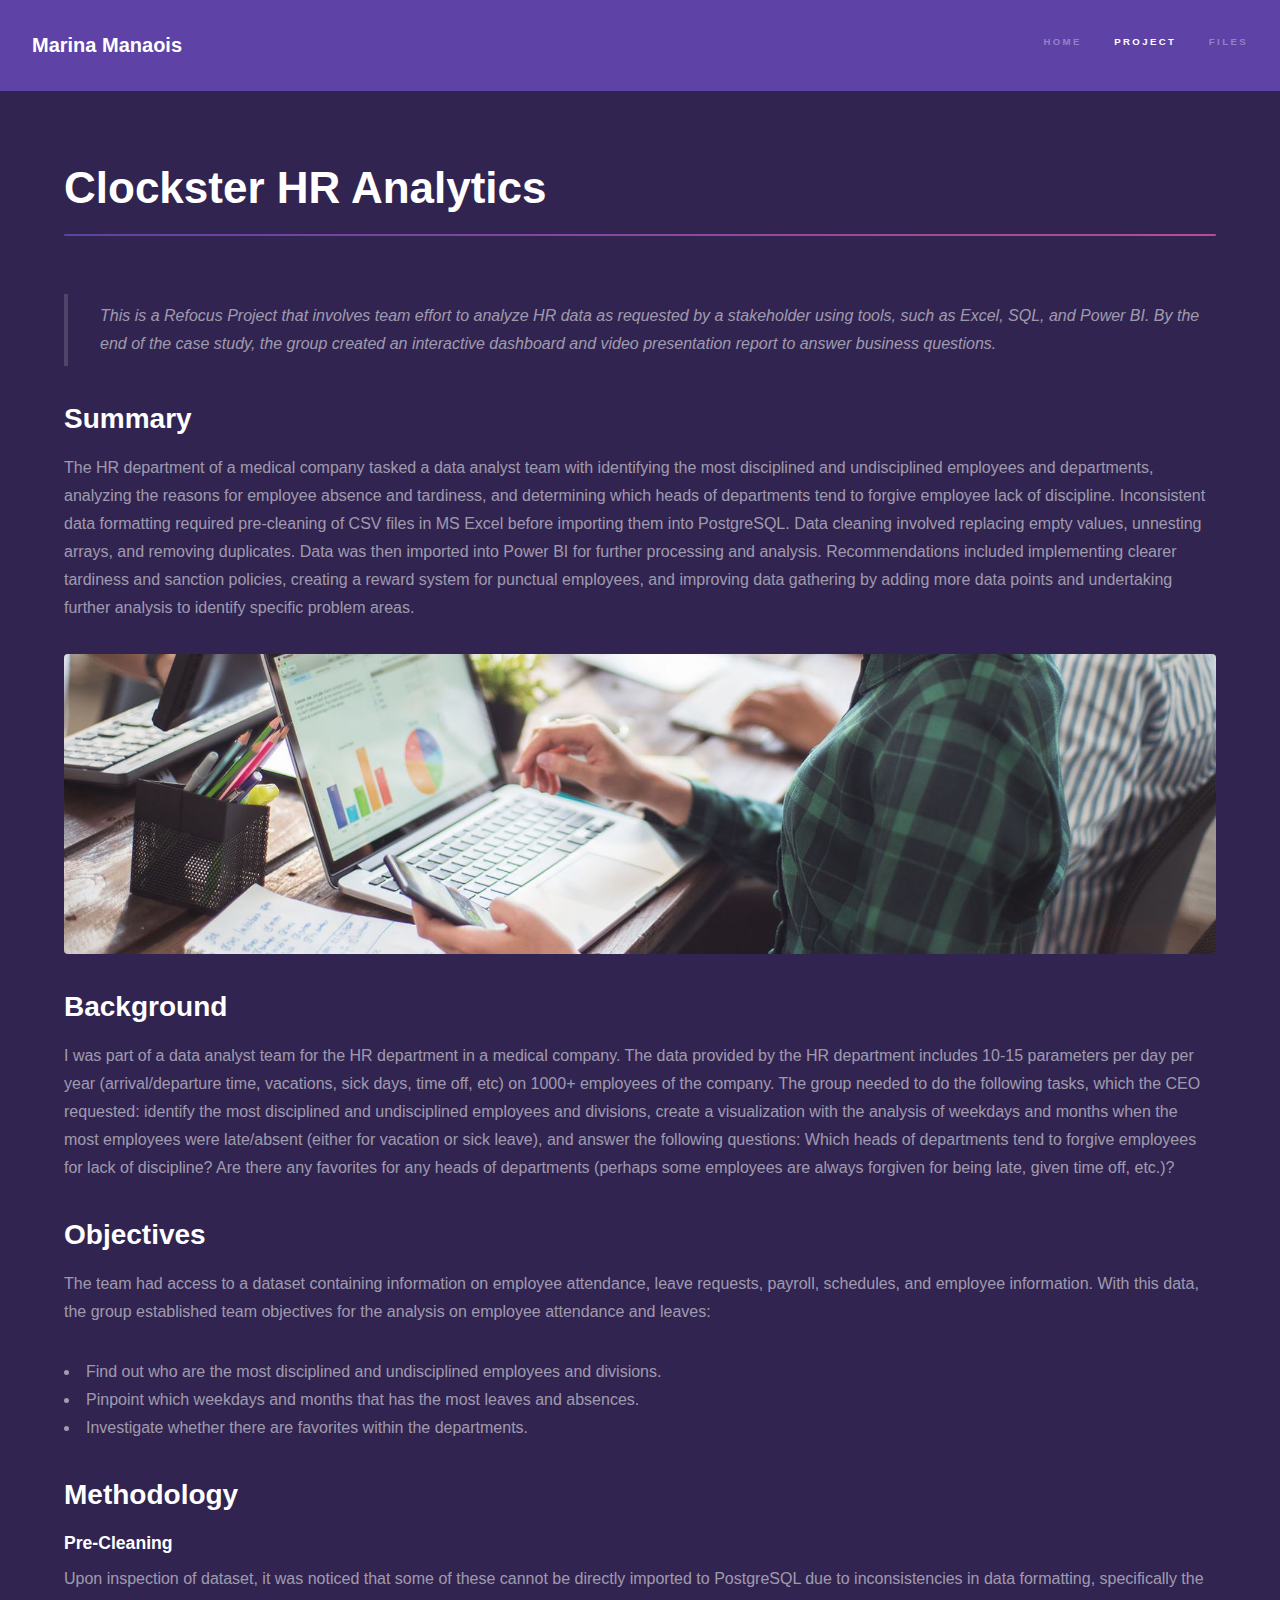
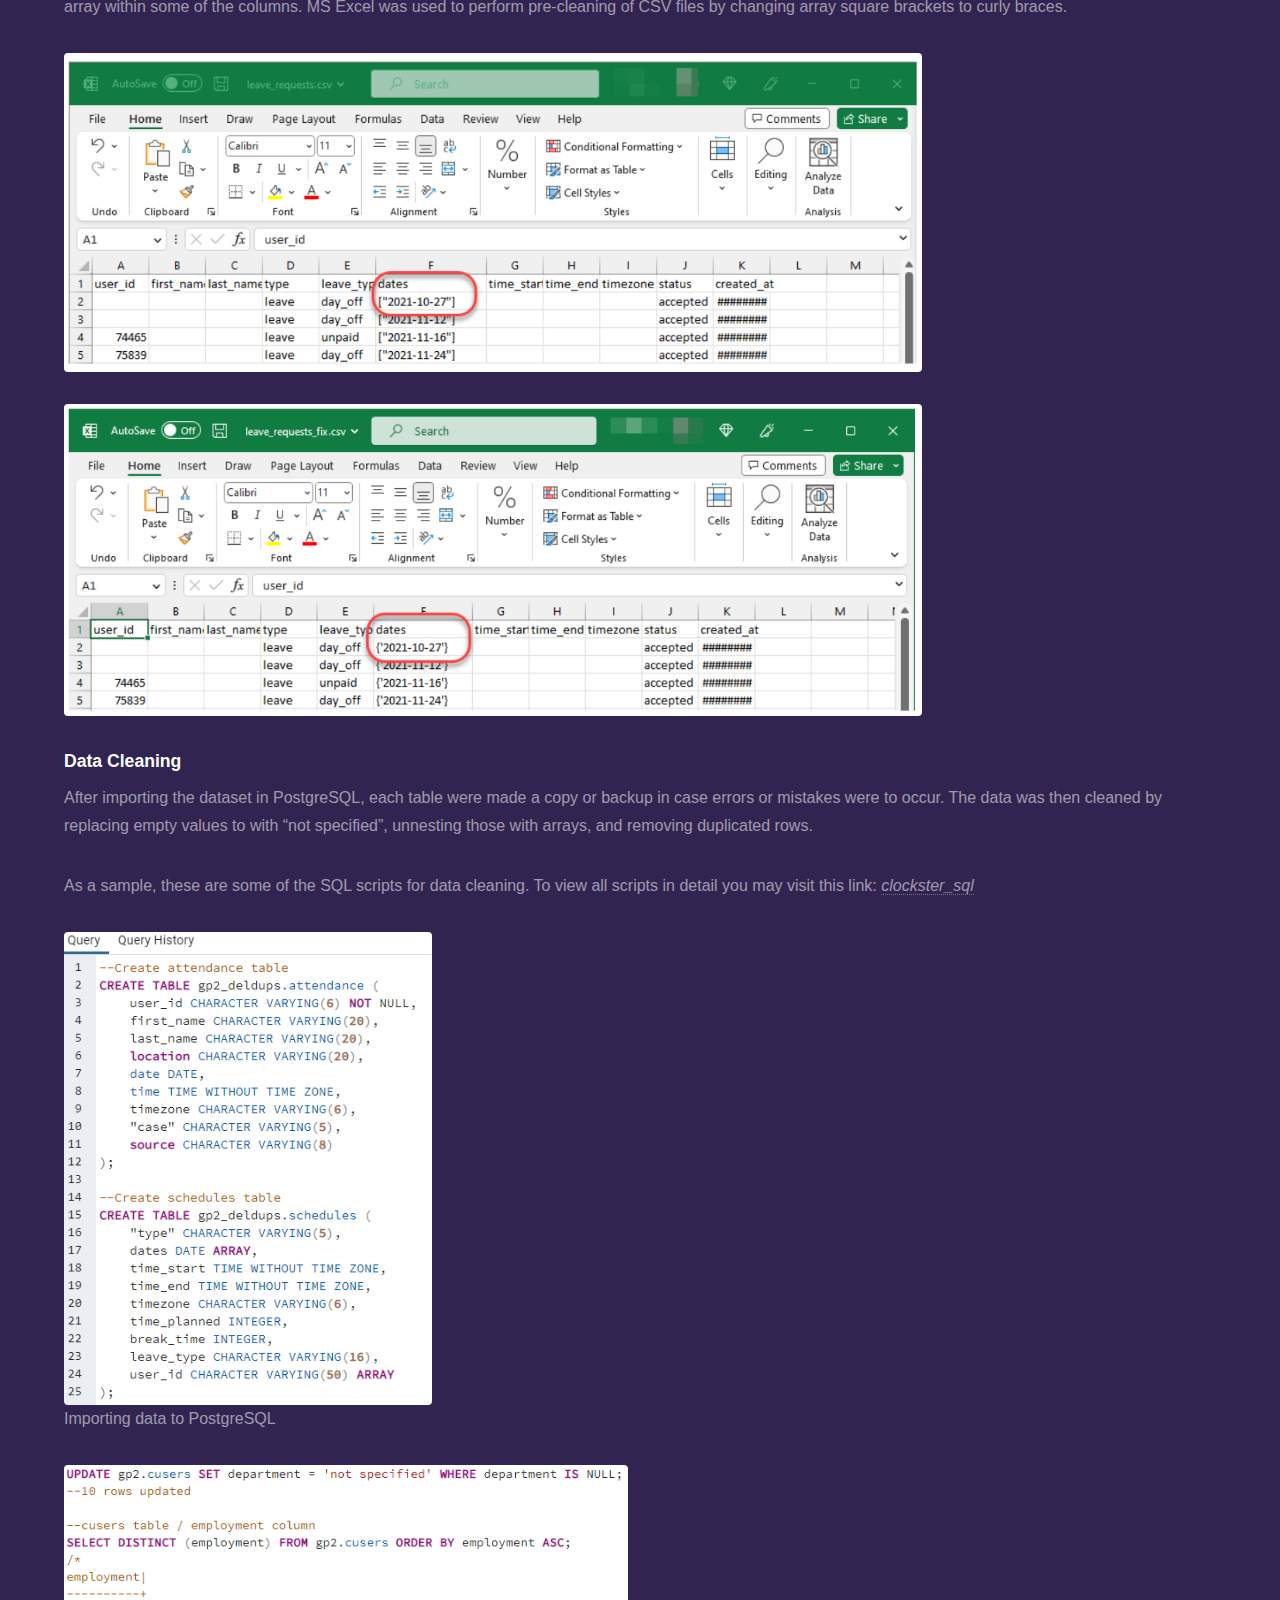
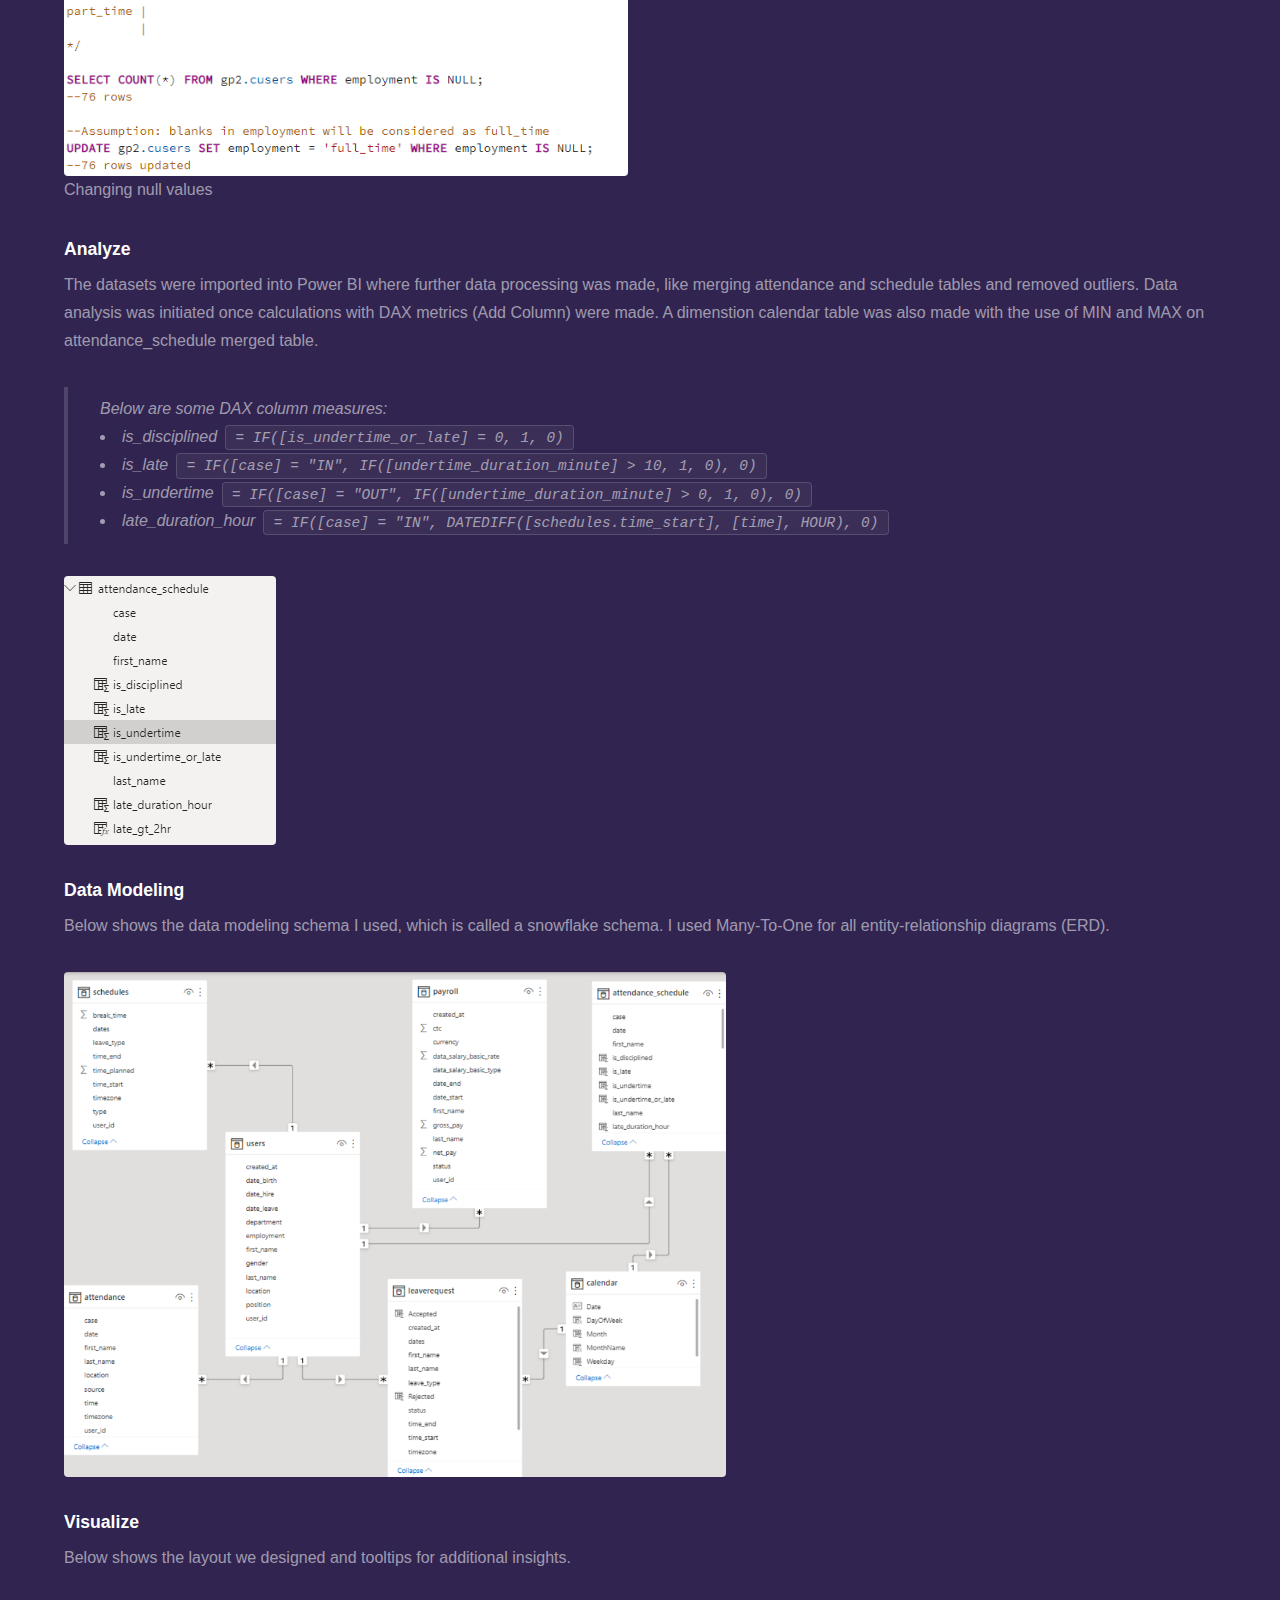
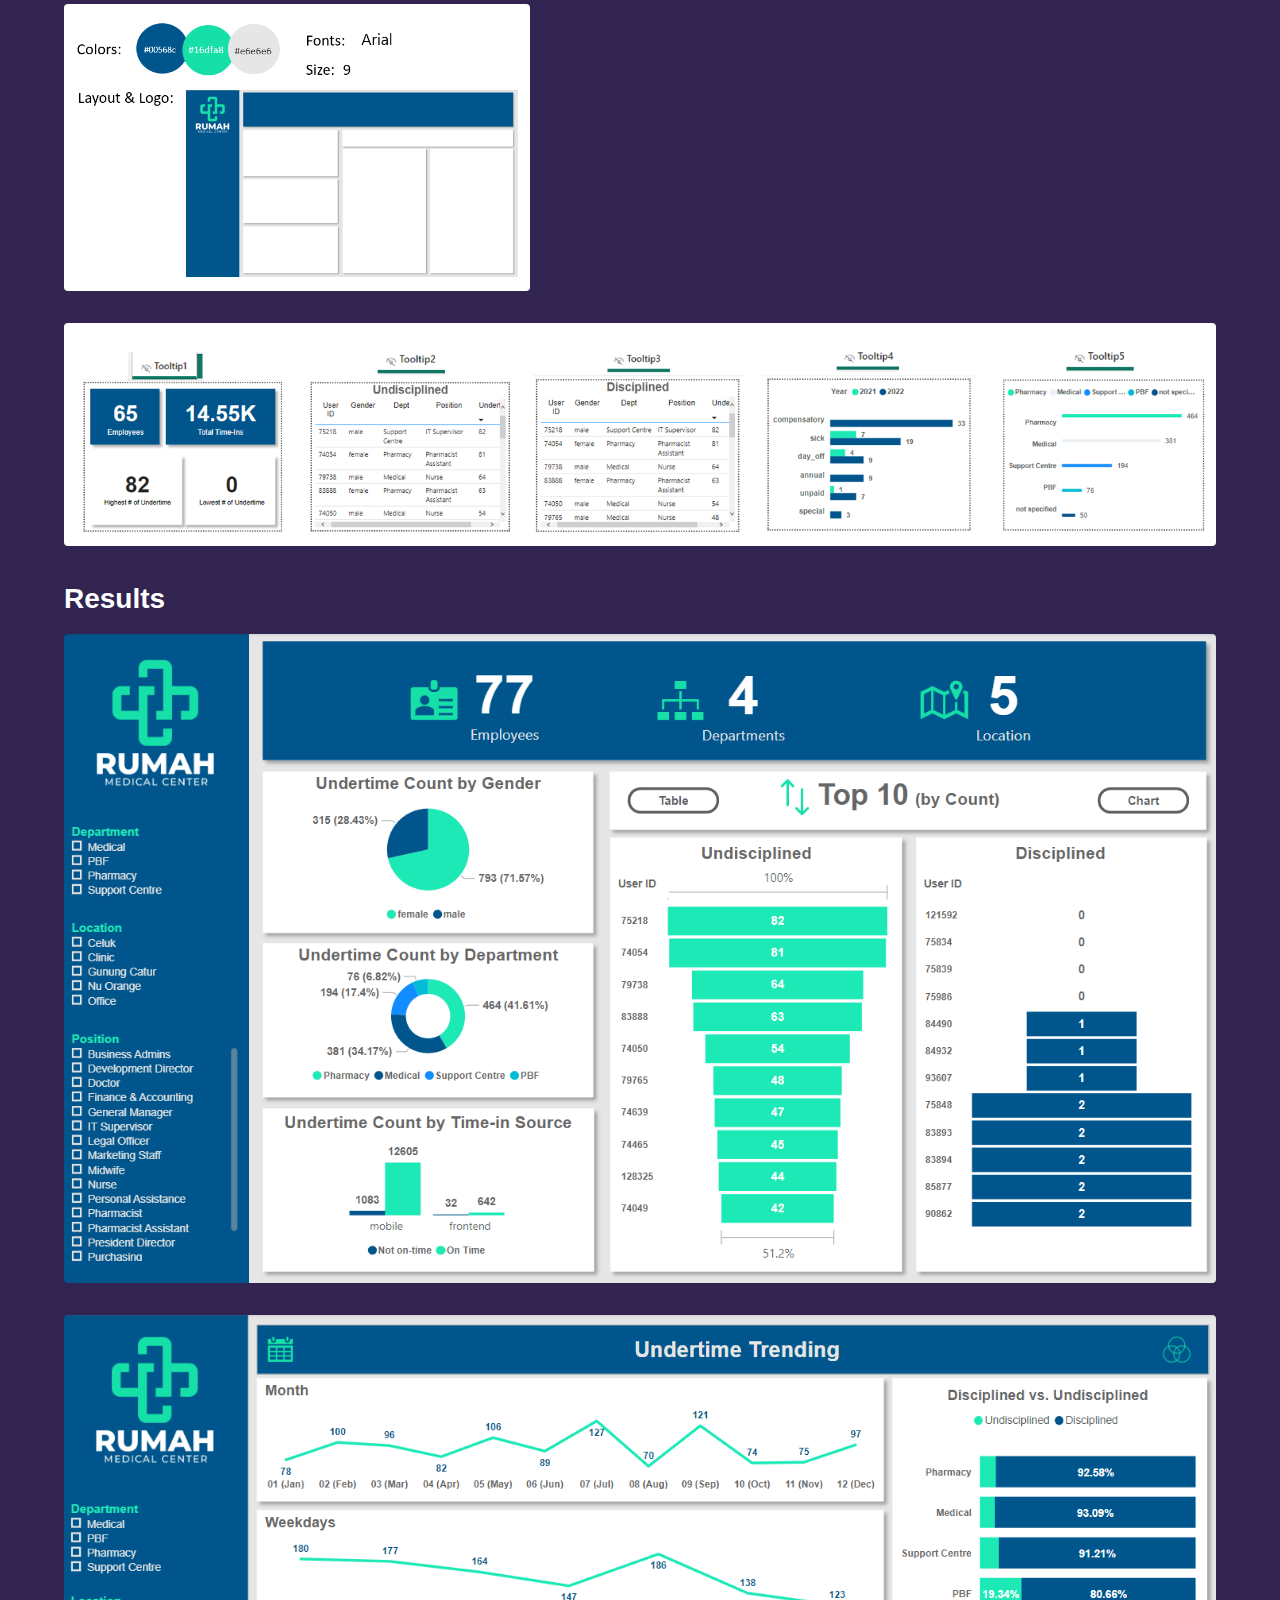
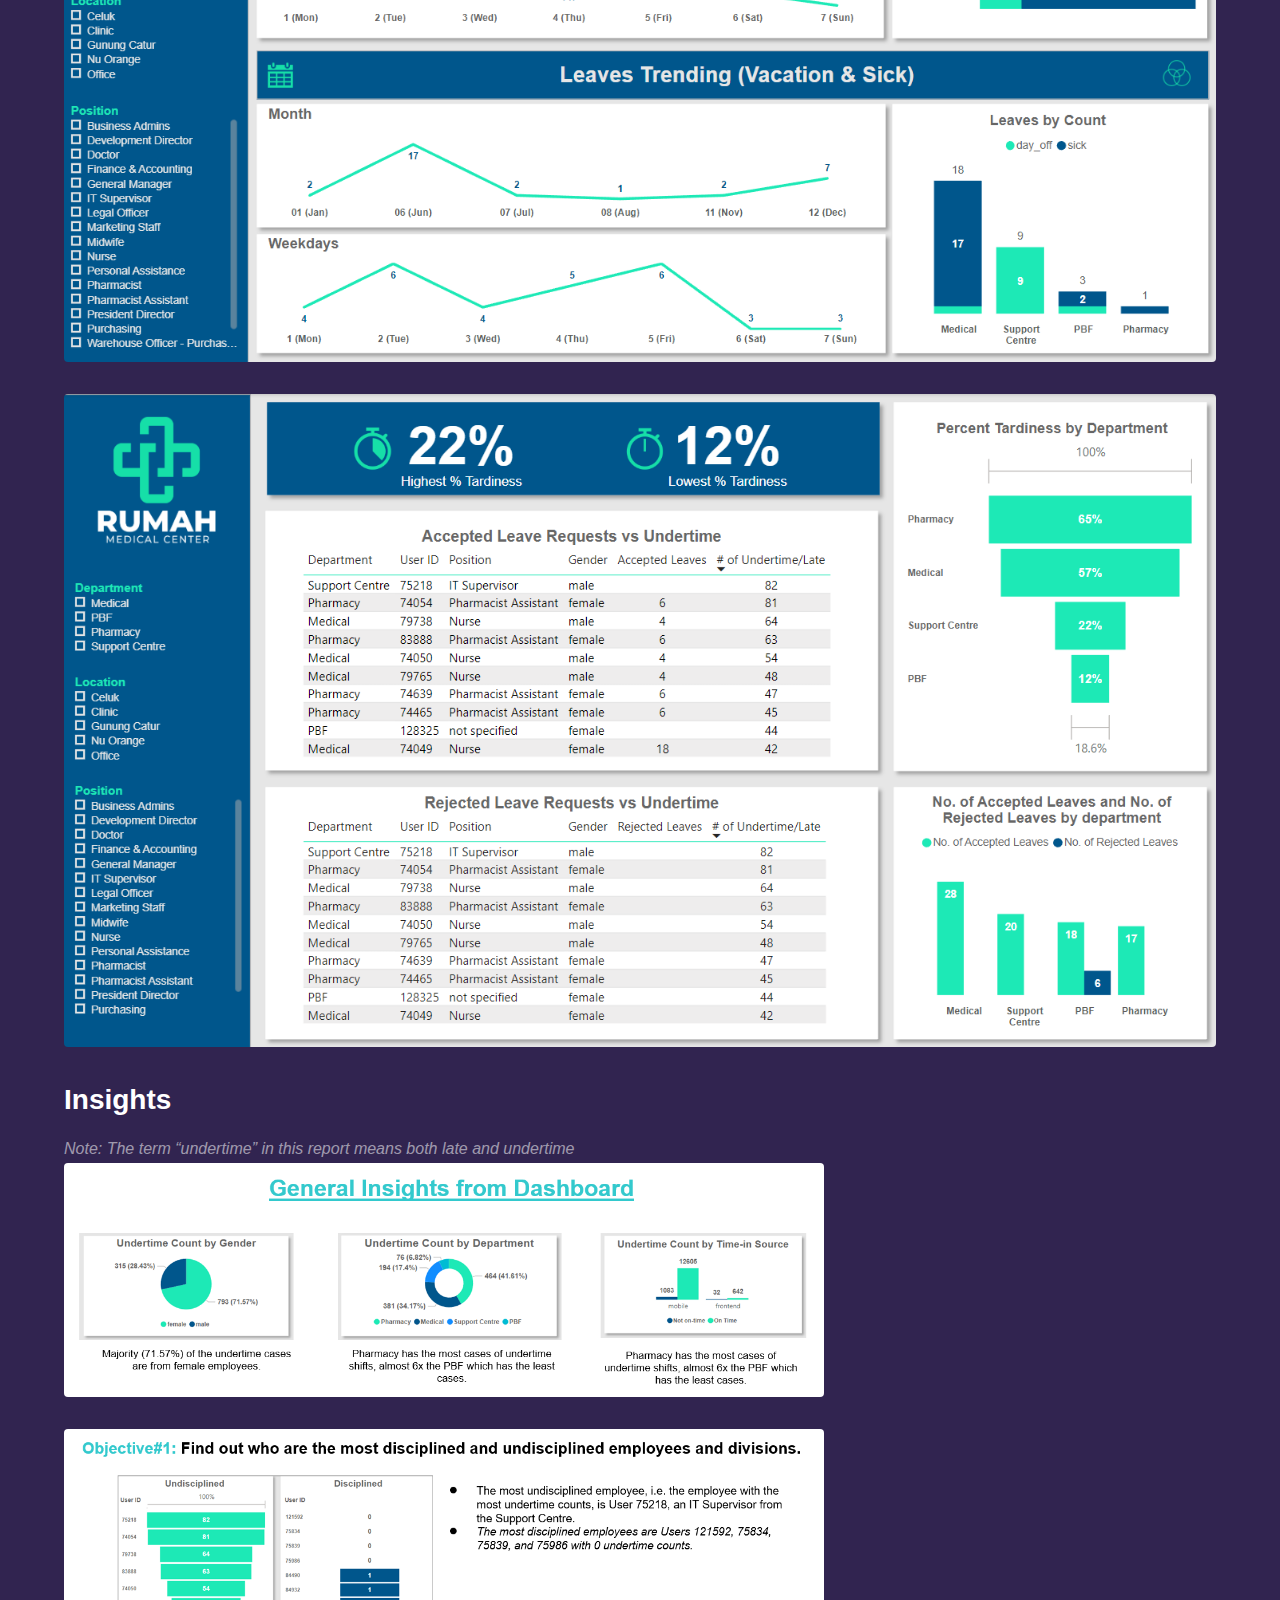
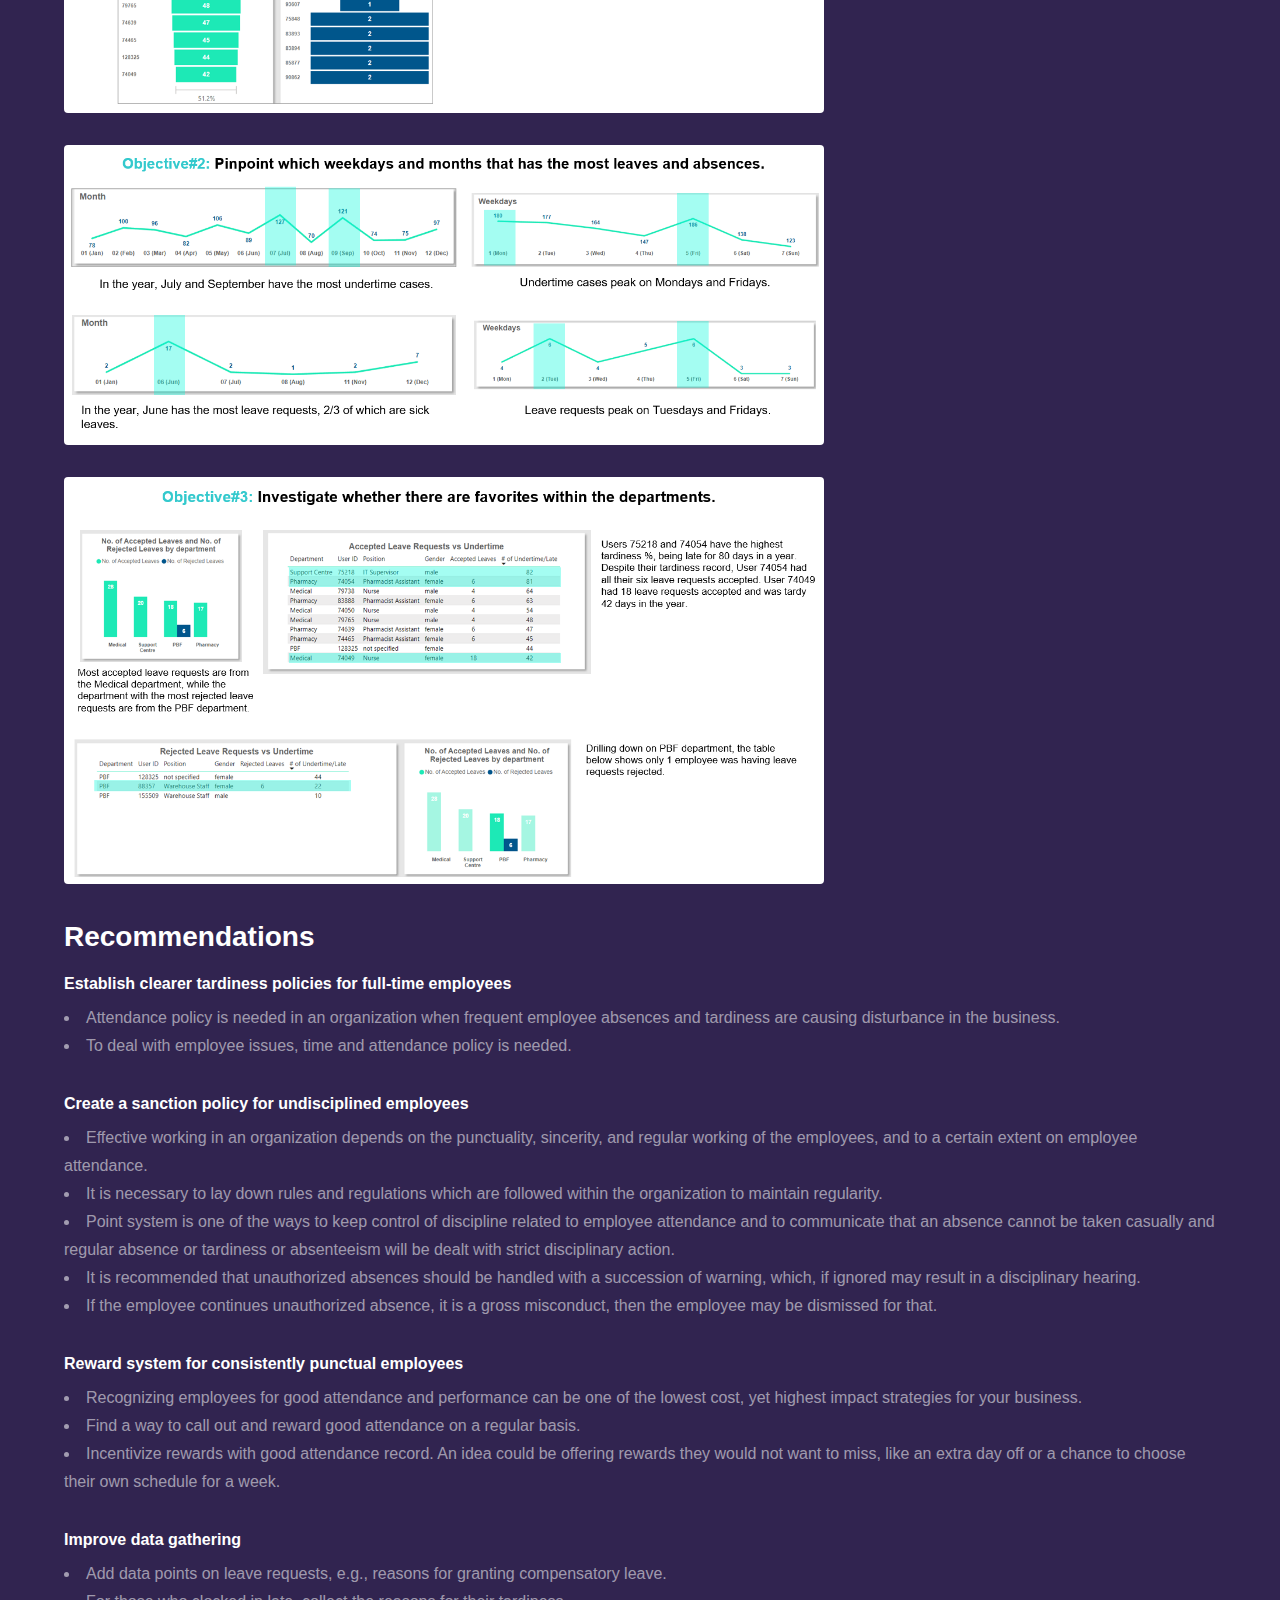
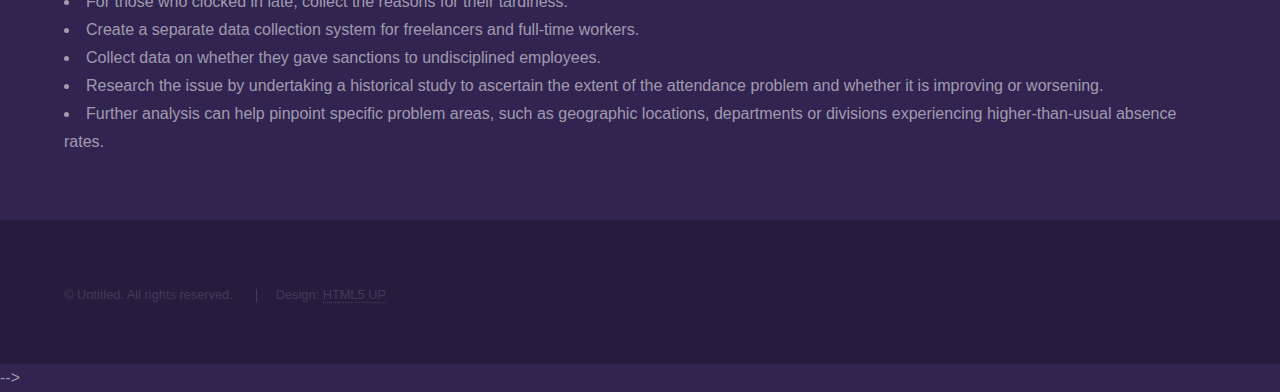
<file: Clockster.html>
<!-- <!DOCTYPE HTML>
<!--
	Hyperspace by HTML5 UP
	html5up.net | @ajlkn
	Free for personal and commercial use under the CCA 3.0 license (html5up.net/license)
-->
<html>

<head>
	<title>Clockster HR Analytics - Marina Manaois</title>
	<meta charset="utf-8" />
	<meta name="viewport" content="width=device-width, initial-scale=1, user-scalable=no" />
	<link rel="stylesheet" href="assets/css/main.css" />
	<noscript>
		<link rel="stylesheet" href="assets/css/noscript.css" />
	</noscript>
</head>

<body class="is-preload">

	<!-- Header -->
	<header id="header">
		<a href="index.html" class="title">Marina Manaois</a>
		<nav>
			<ul>
				<li><a href="index.html">Home</a></li>
				<li><a href="Clockster.html" class="active">Project</a></li>
				<li><a href="https://github.com/marinaascmanaois/ClocksterHRAnalytics" target="_blank">Files</a>
				</li>
			</ul>
		</nav>
	</header>

	<!-- Wrapper -->
	<div id="wrapper">

		<!-- Main -->
		<section id="main" class="wrapper">
			<div class="inner">
				<h1 class="major">Clockster HR Analytics</h1>
				<blockquote>This is a Refocus Project that involves team effort to analyze HR data as
					requested by a stakeholder using tools, such as Excel, SQL, and Power BI. By the end of the case
					study, the group
					created an interactive dashboard and video presentation report to answer business questions.
				</blockquote>
				<h2>Summary</h2>
				<p>The HR department of a medical company tasked a data analyst team with identifying the most
					disciplined and undisciplined employees and departments, analyzing the reasons for employee absence
					and tardiness, and determining which heads of departments tend to forgive employee lack of
					discipline. Inconsistent data formatting required pre-cleaning of CSV files in MS Excel before
					importing them into PostgreSQL. Data cleaning involved replacing empty values, unnesting arrays, and
					removing duplicates. Data was then imported into Power BI for further processing and analysis.
					Recommendations included implementing clearer tardiness and sanction policies, creating a reward
					system for punctual employees, and improving data gathering by adding more data points and
					undertaking further analysis to identify specific problem areas.
				</p>
				<span class="image fit"><img src="./images/clck-main.jpg" alt="" /></span>
				<h2>Background</h2>
				<p>I was part of a data analyst team for the HR department in a medical company.
					The data provided by the HR department includes 10-15 parameters per day per year
					(arrival/departure time, vacations, sick days, time off, etc) on 1000+ employees of the
					company. The group needed to do the following tasks, which the CEO requested: identify the most
					disciplined and undisciplined employees and divisions, create a visualization with the analysis of
					weekdays and months when the most employees were late/absent (either for vacation or sick leave),
					and answer the following
					questions: Which heads of departments tend to forgive employees for lack of discipline? Are there
					any favorites for any heads of
					departments (perhaps some employees are always forgiven for being late, given
					time off, etc.)?</p>
				<p></p>
				<p></p>
				<h2>Objectives</h2>
				<p>The team had access to a dataset containing information on employee attendance, leave requests,
					payroll, schedules, and employee information. With this data, the group
					established team objectives for the analysis on employee attendance and leaves:</p>
				<li>Find out who are the most disciplined and undisciplined employees and divisions.</li>
				<li>Pinpoint which weekdays and months that has the most leaves and absences.</li>
				<li>Investigate whether there are favorites within the departments.</li>
				<p></p>
				<p></p>
				<h2>Methodology</h2>
				<h3>Pre-Cleaning</h3>
				<p>Upon inspection of dataset, it was noticed that some of these cannot be directly imported to
					PostgreSQL due to
					inconsistencies in data formatting, specifically the array within some of the columns.
					MS Excel was used to perform pre-cleaning of CSV files by changing array square brackets to curly
					braces.</p>
				<div class="box alt">
					<div class="row gtr-uniform">
						<div class="col-9"><span class="image fit"><img src="./images/clck1.png" alt="" /></span>
						</div>
					</div>
					<p></p>
					<div class="box alt">
						<div class="row gtr-uniform">
							<div class="col-9"><span class="image fit"><img src="./images/clck2.png" alt="" /></span>
							</div>
						</div>
						<p></p>
						<h3>Data Cleaning</h3>
						<p>After importing the dataset in PostgreSQL, each table were made a copy or backup in case
							errors or mistakes were to occur. The data was then cleaned by replacing empty values to
							with “not specified”, unnesting those with arrays, and removing duplicated rows.</p>

						<p>As a sample, these are some of the SQL scripts for data cleaning. To view all scripts in
							detail you may visit this link: <i><a
									href="https://github.com/marinaascmanaois/ClocksterHRAnalytics/tree/main/Clockster_SQL%20Codes"
									target="_blank">clockster_sql</a></i> </p>
						<div class="box alt">
							<div class="row gtr-uniform">
								<div class="col-4"><span class="image fit"><img src="./images/clck3.png"
											alt="" /></span>
								</div>
							</div>
							<p>Importing data to PostgreSQL</p>
							<p></p>
							<div class="box alt">
								<div class="row gtr-uniform">
									<div class="col-6"><span class="image fit"><img src="./images/clck4.png"
												alt="" /></span>
									</div>
								</div>
								<p>Changing null values</p>
								<p></p>
								<h3>Analyze</h3>
								<p>The datasets were imported into Power BI where further data processing was made, like
									merging attendance and schedule tables and removed outliers. Data analysis was
									initiated once calculations with DAX metrics (Add Column) were made. A dimenstion
									calendar table was also made with the use of MIN and MAX on
									attendance_schedule merged table.</p>
								<blockquote>Below are some DAX column measures:
									<li>is_disciplined <code>= IF([is_undertime_or_late] = 0, 1, 0)</code></li>
									<li>is_late
										<code>= IF([case] = "IN", IF([undertime_duration_minute] > 10, 1, 0), 0)</code>
									</li>
									<li>is_undertime
										<code>= IF([case] = "OUT", IF([undertime_duration_minute] > 0, 1, 0), 0)</code>
									</li>
									<li>late_duration_hour
										<code>= IF([case] = "IN", DATEDIFF([schedules.time_start], [time], HOUR), 0)</code>
									</li>
								</blockquote>
								<div class="box alt">
									<div class="row gtr-uniform">
										<div class="col-2.5"><span class="image fit"><img src="./images/clck5.png"
													alt="" /></span>
										</div>
									</div>
									<p></p>
									<h3>Data Modeling</h3>
									<p>Below shows the data modeling schema I used, which is called a snowflake
										schema. I used Many-To-One for all entity-relationship diagrams (ERD). </p>
									<div class="box alt">
										<div class="row gtr-uniform">
											<div class="col-7"><span class="image fit"><img src="./images/clck6.png"
														alt="" /></span>
											</div>
										</div>
										<p></p>
										<h3>Visualize</h3>
										<p>Below shows the layout we designed and tooltips for additional insights.</p>
										<div class="box alt">
											<div class="row gtr-uniform">
												<div class="col-5"><span class="image fit"><img src="./images/clck7.png"
															alt="" /></span>
												</div>
											</div>
											<p></p>
											<div class="box alt">
												<div class="row gtr-uniform">
													<div class="col-12"><span class="image fit"><img
																src="./images/clck8.png" alt="" /></span>
													</div>
												</div>
												<p></p>
												<p></p>
												<h2>Results</h2>
												<span class="image fit"><img src="./images/clck10.png" alt="" /></span>
												<span class="image fit"><img src="./images/clck11.png" alt="" /></span>
												<span class="image fit"><img src="./images/clck12.png" alt="" /></span>
												<p></p>
												<p></p>
												<h2>Insights</h2>
												<i>Note: The term “undertime” in this report means both late and
													undertime</i>
												<div class="box alt">
													<div class="row gtr-uniform">
														<div class="col-8"><span class="image fit"><img
																	src="./images/clck13.png" alt="" /></span>
														</div>
													</div>
													<p></p>
													<div class="box alt">
														<div class="row gtr-uniform">
															<div class="col-8"><span class="image fit"><img
																		src="./images/clck14.png" alt="" /></span>
															</div>
														</div>
														<p></p>
														<div class="box alt">
															<div class="row gtr-uniform">
																<div class="col-8"><span class="image fit"><img
																			src="./images/clck15.png" alt="" /></span>
																</div>
															</div>
															<p></p>
															<div class="box alt">
																<div class="row gtr-uniform">
																	<div class="col-8"><span class="image fit"><img
																				src="./images/clck16.png"
																				alt="" /></span>
																	</div>
																</div>
																<p></p>
																<p></p>
																<p></p>
																<h2>Recommendations</h2>
																<h4>Establish clearer tardiness policies for full-time
																	employees
																</h4>
																<li>Attendance policy is needed in an organization when
																	frequent employee
																	absences and tardiness are causing disturbance in
																	the business. </li>
																<li>To deal with employee issues, time and attendance
																	policy is needed.</li>

																<p></p>
																<h4>Create a sanction policy for undisciplined employees
																</h4>
																<li>Effective working in an organization depends on the
																	punctuality, sincerity, and
																	regular working of the employees, and to a certain
																	extent on employee
																	attendance.</li>
																<li>It is necessary to lay down rules and regulations
																	which are followed within the
																	organization to maintain regularity.</li>
																<li>Point system is one of the ways to keep control of
																	discipline related to employee
																	attendance and to communicate that an absence cannot
																	be taken casually and
																	regular absence or tardiness or absenteeism will be
																	dealt with strict disciplinary
																	action.</li>
																<li>It is recommended that unauthorized absences should
																	be handled with a
																	succession of warning, which, if ignored may result
																	in a disciplinary hearing.</li>
																<li>If the employee continues unauthorized absence, it
																	is a gross misconduct, then
																	the employee may be dismissed for that.</li>
																<p></p>
																<h4>Reward system for consistently punctual employees
																</h4>
																<li>Recognizing employees for good attendance and
																	performance can be one of the
																	lowest cost, yet highest impact strategies for your
																	business.
																</li>
																<li>Find a way to call out and reward good attendance on
																	a regular basis. </li>
																<li>Incentivize rewards with good attendance record. An
																	idea could be offering
																	rewards they would not want to miss, like an extra
																	day off or a chance to choose
																	their own schedule for a week.</li>
																<p></p>
																<h4>Improve data gathering</h4>
																<li>Add data points on leave requests, e.g., reasons for
																	granting compensatory
																	leave.</li>
																<li>For those who clocked in late, collect the reasons
																	for their tardiness.</li>
																<li>Create a separate data collection system for
																	freelancers and full-time workers.</li>
																<li>Collect data on whether they gave sanctions to
																	undisciplined employees.</li>
																<li>Research the issue by undertaking a historical study
																	to ascertain the extent of
																	the attendance problem and whether it is improving
																	or worsening. </li>
																<li>Further analysis can help pinpoint specific problem
																	areas, such as geographic
																	locations, departments or divisions experiencing
																	higher-than-usual absence
																	rates.</li>
															</div>
		</section>

	</div>

	<!-- Footer -->
	<footer id="footer" class="wrapper alt">
		<div class="inner">
			<ul class="menu">
				<li>&copy; Untitled. All rights reserved.</li>
				<li>Design: <a href="http://html5up.net">HTML5 UP</a></li>
			</ul>
		</div>
	</footer>

	<!-- Scripts -->
	<script src="assets/js/jquery.min.js"></script>
	<script src="assets/js/jquery.scrollex.min.js"></script>
	<script src="assets/js/jquery.scrolly.min.js"></script>
	<script src="assets/js/browser.min.js"></script>
	<script src="assets/js/breakpoints.min.js"></script>
	<script src="assets/js/util.js"></script>
	<script src="assets/js/main.js"></script>

</body>

</html> -->
</file>
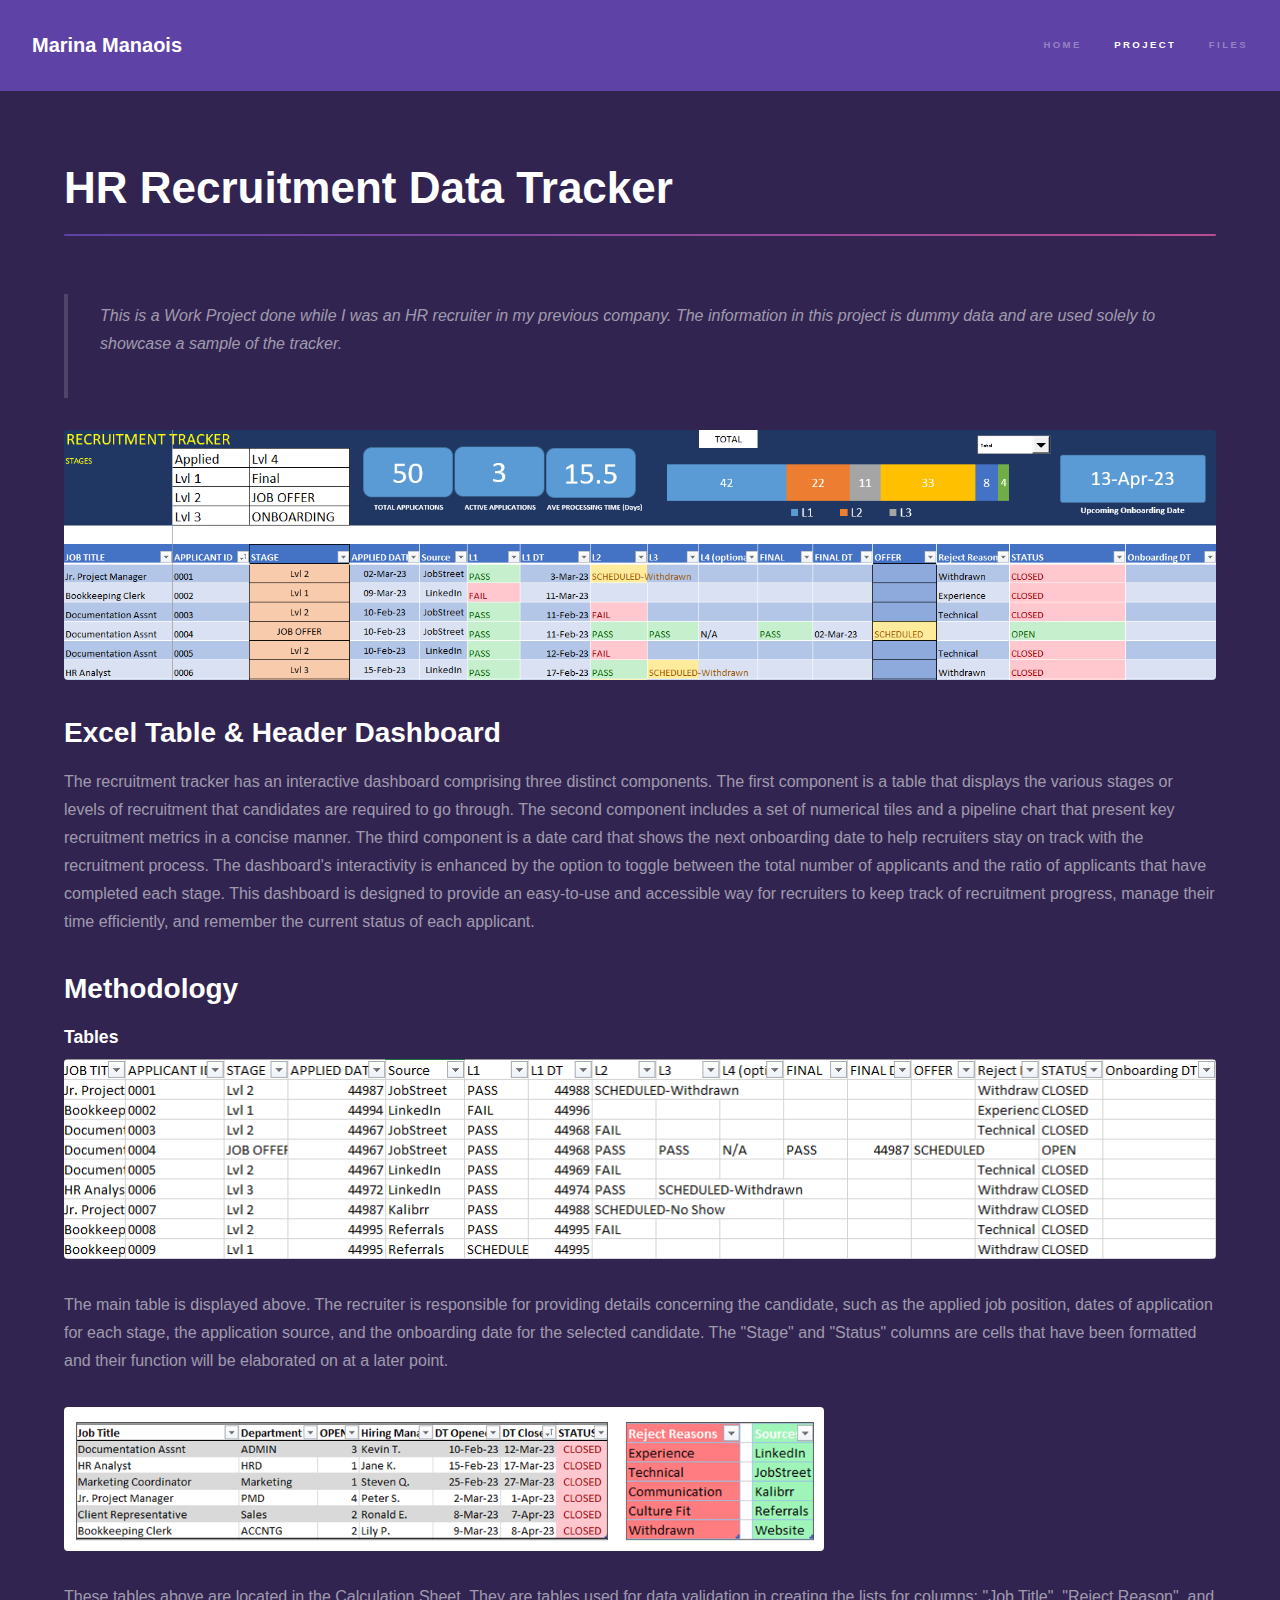
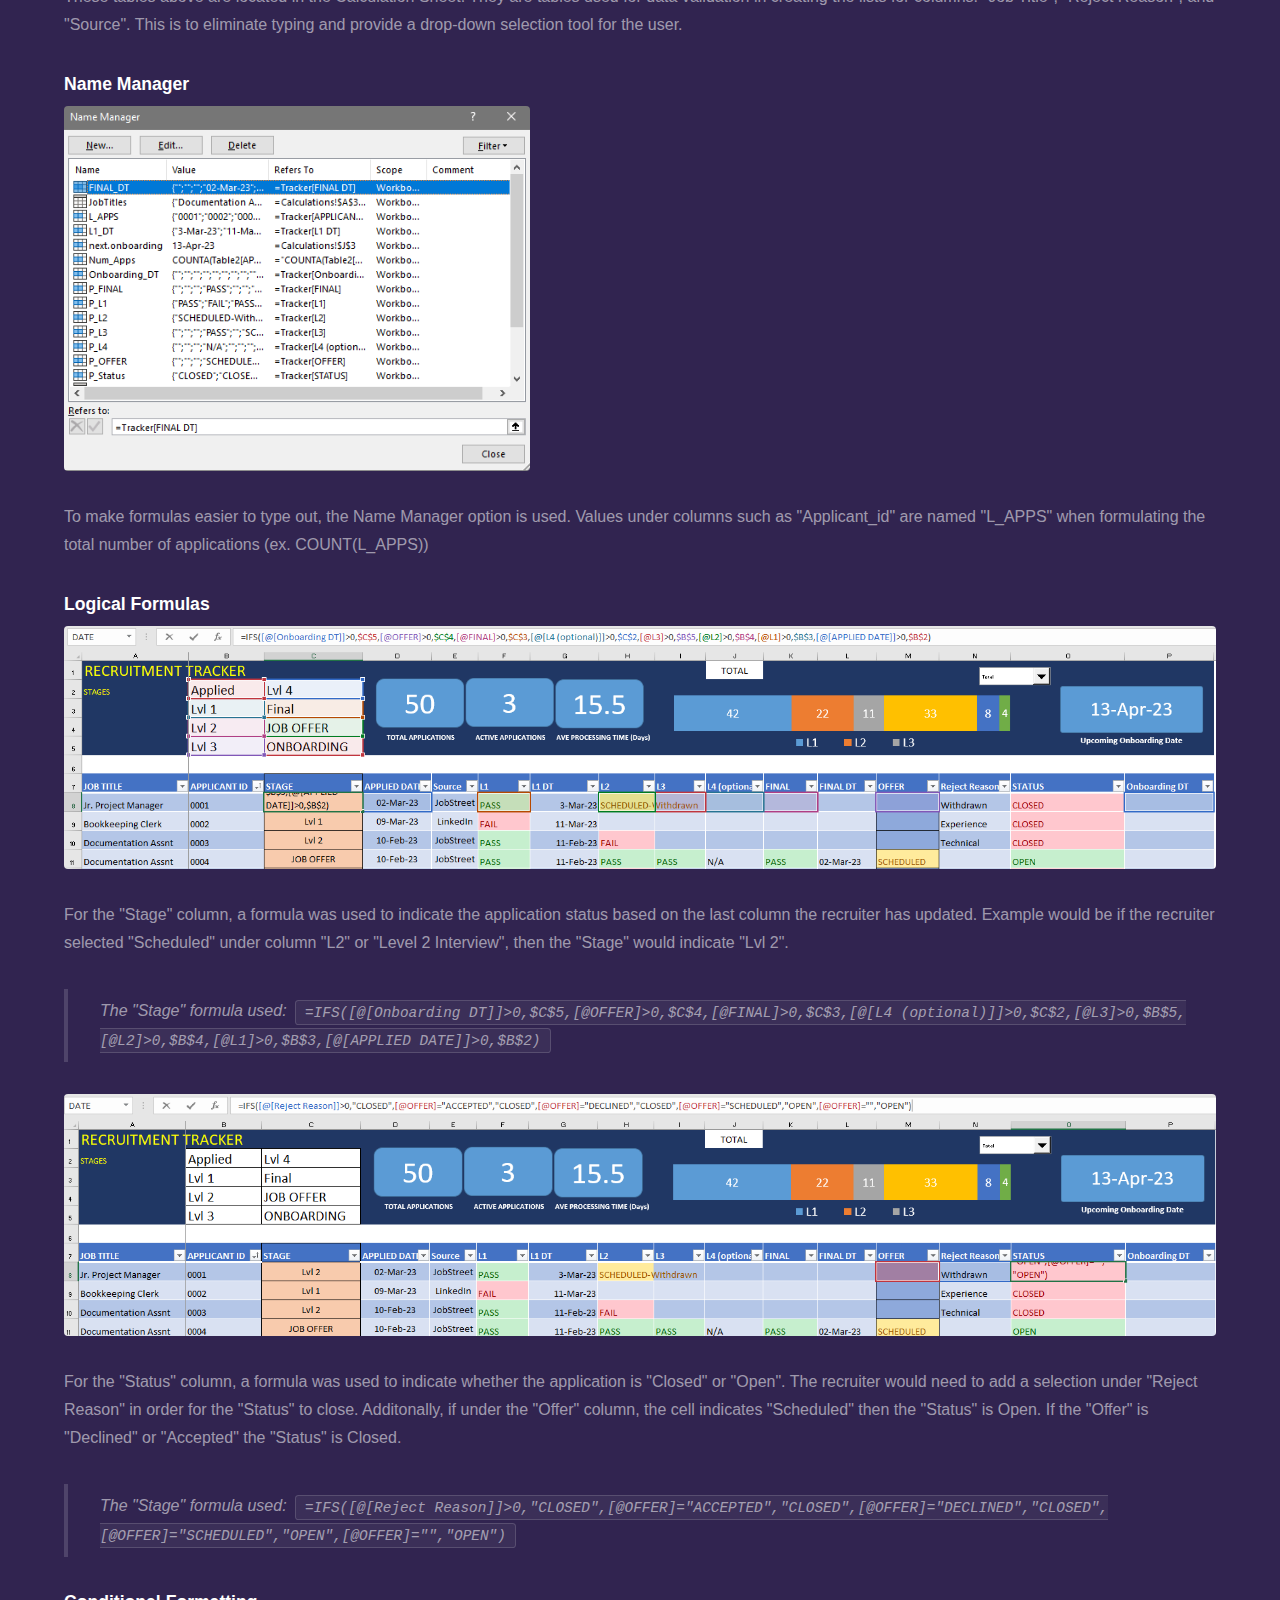
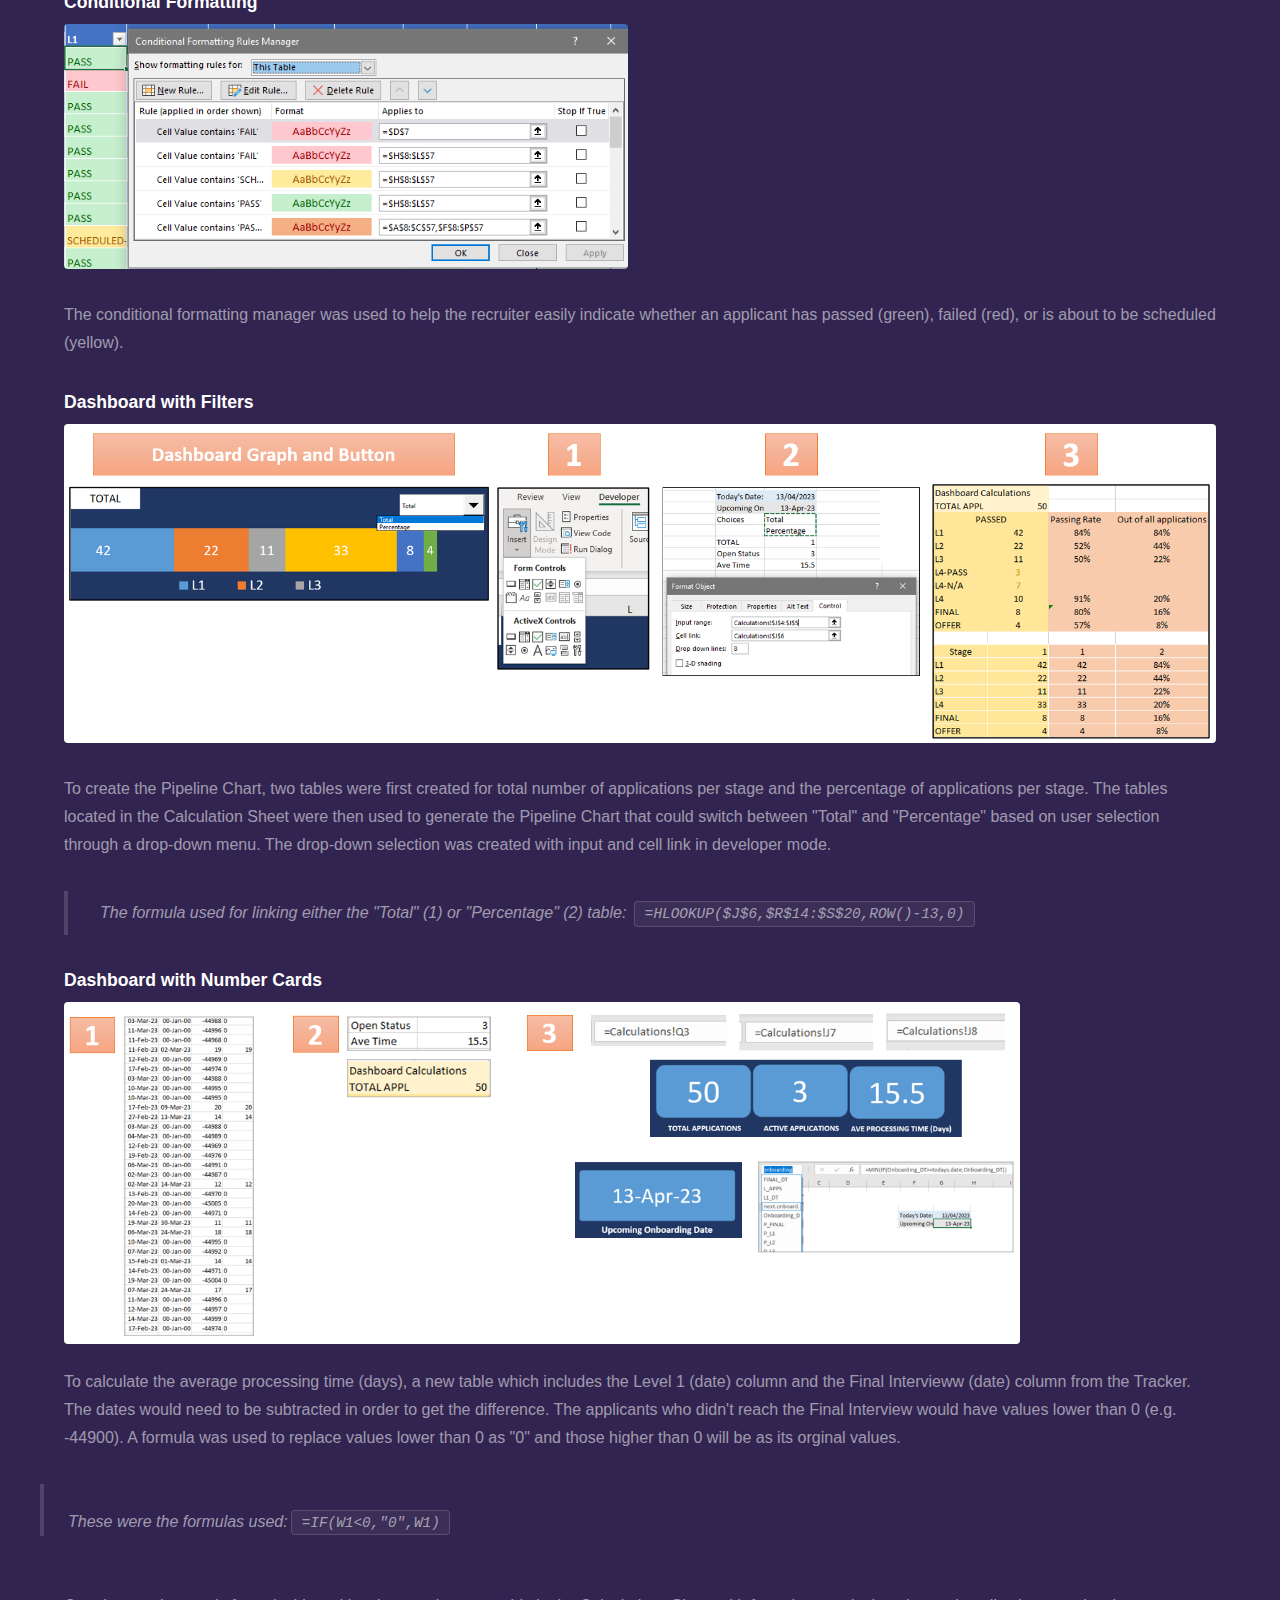
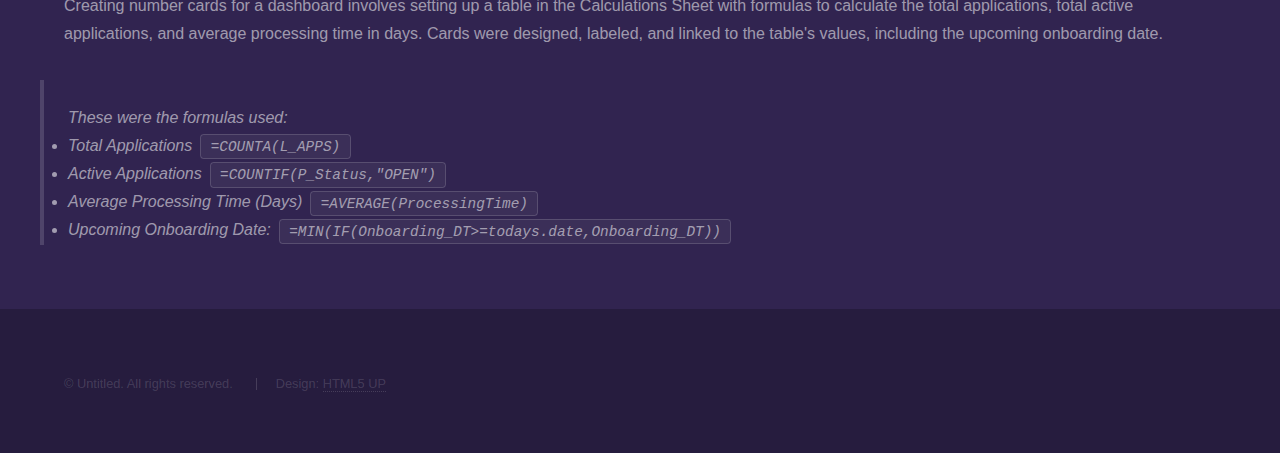
<file: HR-Excel.html>
<!DOCTYPE HTML>
<!--
	Hyperspace by HTML5 UP
	html5up.net | @ajlkn
	Free for personal and commercial use under the CCA 3.0 license (html5up.net/license)
-->
<html>

<head>
	<title>Recruitment Data Tracker - Marina Manaois</title>
	<meta charset="utf-8" />
	<meta name="viewport" content="width=device-width, initial-scale=1, user-scalable=no" />
	<link rel="stylesheet" href="assets/css/main.css" />
	<noscript>
		<link rel="stylesheet" href="assets/css/noscript.css" />
	</noscript>
</head>

<body class="is-preload">

	<!-- Header -->
	<header id="header">
		<a href="index.html" class="title">Marina Manaois</a>
		<nav>
			<ul>
				<li><a href="index.html">Home</a></li>
				<li><a href="HR-Excel.html" class="active">Project</a></li>
				<li><a href="https://github.com/marinaascmanaois/RecruitmentDataTracker" target="_blank">Files</a></li>
			</ul>
		</nav>
	</header>

	<!-- Wrapper -->
	<div id="wrapper">

		<!-- Main -->
		<section id="main" class="wrapper">
			<div class="inner">
				<h1 class="major">HR Recruitment Data Tracker</h1>
				<blockquote>
					<p>This is a Work Project done while I was an HR recruiter in my previous company. The information
						in this project is dummy data and are used solely to showcase a sample of the tracker.</p>
				</blockquote>
				<span class="image fit"><img src="./images/hr-recruit.png" alt="" /></span>
				<p></p>
				<h2>Excel Table & Header Dashboard</h2>
				<p>The recruitment tracker has an interactive dashboard comprising three distinct components. The first
					component is a table that displays the various stages or levels of recruitment that candidates are
					required to go through. The second component includes a set of numerical tiles and a pipeline chart
					that
					present key
					recruitment metrics in a concise manner. The third component is a date card that shows the next
					onboarding date to help recruiters stay on track with the recruitment process. The dashboard's
					interactivity is enhanced by the option to toggle between the total number of applicants and the
					ratio of applicants that have completed each stage. This dashboard is designed to provide an
					easy-to-use and accessible way for recruiters to keep track of recruitment progress, manage their
					time efficiently, and remember the current status of each applicant.</p>
				<h2>Methodology</h2>
				<h3>Tables</h3>
				<span class="image fit"><img src="./images/hr-recruit1.png" alt="" /></span>
				<p>The main table is displayed above. The recruiter is responsible for providing details concerning
					the candidate, such as the applied job position, dates of application for each stage, the
					application source, and the onboarding date for the selected candidate. The "Stage" and "Status"
					columns are cells that have been formatted and their function will be elaborated on at a later
					point. </p>
				<div class="box alt">
					<div class="row gtr-uniform">
						<div class="col-8"><span class="image fit"><img src="./images/hr-recruit2.png" alt="" /></span>
						</div>
					</div>
					<p></p>
					<p>These tables above are located in the Calculation Sheet. They are tables used for data validation
						in
						creating the lists for columns: "Job Title", "Reject Reason", and "Source". This is to eliminate
						typing and provide a drop-down selection tool for the user.</p>
					<p></p>
					<h3>Name Manager</h3>
					<div class="box alt">
						<div class="row gtr-uniform">
							<div class="col-5"><span class="image fit"><img src="./images/hr-recruit3.png"
										alt="" /></span></div>
						</div>
						<p></p>
						<p>To make formulas easier to type out, the Name Manager option is used. Values under columns
							such
							as "Applicant_id" are named "L_APPS" when formulating the total number of applications (ex.
							COUNT(L_APPS)) </p>
						<p></p>
						<h3>Logical Formulas</h3>
						<span class="image fit"><img src="./images/hr-recruit4.png" alt="" /></span>
						<p>For the "Stage" column, a formula was used to indicate the application status
							based on the last column the recruiter has updated. Example would be if the recruiter
							selected "Scheduled" under column "L2" or "Level 2 Interview", then the "Stage" would
							indicate "Lvl 2".</p>
						<blockquote>The "Stage" formula used:
							<code>=IFS([@[Onboarding DT]]>0,$C$5,[@OFFER]>0,$C$4,[@FINAL]>0,$C$3,[@[L4 (optional)]]>0,$C$2,[@L3]>0,$B$5,[@L2]>0,$B$4,[@L1]>0,$B$3,[@[APPLIED DATE]]>0,$B$2)</code>
						</blockquote>
						<span class="image fit"><img src="./images/hr-recruit5.png" alt="" /></span>
						<p>For the "Status" column, a formula was used to indicate whether the application is "Closed"
							or "Open". The recruiter would need to add a selection under "Reject Reason" in order for
							the "Status" to close. Additonally, if under the "Offer" column, the cell indicates
							"Scheduled" then the "Status" is Open. If the "Offer" is "Declined" or "Accepted" the
							"Status" is Closed.</p>
						<blockquote>The "Stage" formula used:
							<code>=IFS([@[Reject Reason]]>0,"CLOSED",[@OFFER]="ACCEPTED","CLOSED",[@OFFER]="DECLINED","CLOSED",[@OFFER]="SCHEDULED","OPEN",[@OFFER]="","OPEN")</code>
						</blockquote>
						<p></p>
						<p></p>
						<h3>Conditional Formatting</h3>
						<div class="box alt">
							<div class="row gtr-uniform">
								<div class="col-6"><span class="image fit"><img src="./images/hr-recruit6.png"
											alt="" /></span></div>
							</div>
							<p></p>
							<p>The conditional formatting manager was used to help the recruiter easily indicate whether
								an
								applicant has passed (green), failed (red), or is about to be scheduled (yellow).</p>
							<p></p>
							<h3>Dashboard with Filters</h3>
							<span class="image fit"><img src="./images/hr-recruit8.png" alt="" /></span>
							<p>To create the Pipeline Chart, two tables were first created for total number of
								applications per stage and the percentage of applications per stage. The tables located
								in the Calculation Sheet were then
								used to generate the Pipeline Chart that could switch between "Total" and "Percentage"
								based on user selection through a drop-down menu. The drop-down
								selection was created with input and cell link in developer mode.</p>
							<blockquote>The formula used for linking either the "Total" (1) or "Percentage" (2) table:
								<code>=HLOOKUP($J$6,$R$14:$S$20,ROW()-13,0)</code>
							</blockquote>
							<p></p>
							<h3>Dashboard with Number Cards</h3>
							<div class="box alt">
								<div class="row gtr-uniform">
									<div class="col-10"><span class="image fit"><img src="./images/hr-recruit7.png"
												alt="" /></span></div>
									<p>To calculate the average processing time (days), a new table which includes the
										Level 1 (date) column and the Final Intervieww (date) column from the Tracker.
										The dates would need to be subtracted in order to get the difference. The
										applicants who didn't reach the Final Interview would have values lower than 0
										(e.g. -44900). A formula was used to replace values lower than 0 as "0" and
										those higher than 0 will be as its orginal values.</p>
										<blockquote>These were the formulas used:<code>=IF(W1<0,"0",W1)</code></li>
										</blockquote>
										<p>Creating
											number cards for a dashboard involves
											setting up a table in the Calculations
											Sheet with formulas to calculate the total applications, total active
											applications, and average processing time in days.
											Cards were designed, labeled, and linked to the table's values, including the
											upcoming onboarding date.</p>
									<blockquote>These were the formulas used:
										<li>Total Applications <code>=COUNTA(L_APPS)</code></li>
										<li>Active Applications <code>=COUNTIF(P_Status,"OPEN")</code></li>
										<li>Average Processing Time (Days)
											<code>=AVERAGE(ProcessingTime)</code>
										</li>
										<li>Upcoming Onboarding Date:
											<code>=MIN(IF(Onboarding_DT>=todays.date,Onboarding_DT))</code>
										</li>
									</blockquote>
								</div>
		</section>

	</div>

	<!-- Footer -->
	<footer id="footer" class="wrapper alt">
		<div class="inner">
			<ul class="menu">
				<li>&copy; Untitled. All rights reserved.</li>
				<li>Design: <a href="http://html5up.net">HTML5 UP</a></li>
			</ul>
		</div>
	</footer>

	<!-- Scripts -->
	<script src="assets/js/jquery.min.js"></script>
	<script src="assets/js/jquery.scrollex.min.js"></script>
	<script src="assets/js/jquery.scrolly.min.js"></script>
	<script src="assets/js/browser.min.js"></script>
	<script src="assets/js/breakpoints.min.js"></script>
	<script src="assets/js/util.js"></script>
	<script src="assets/js/main.js"></script>

</body>

</html>
</file>
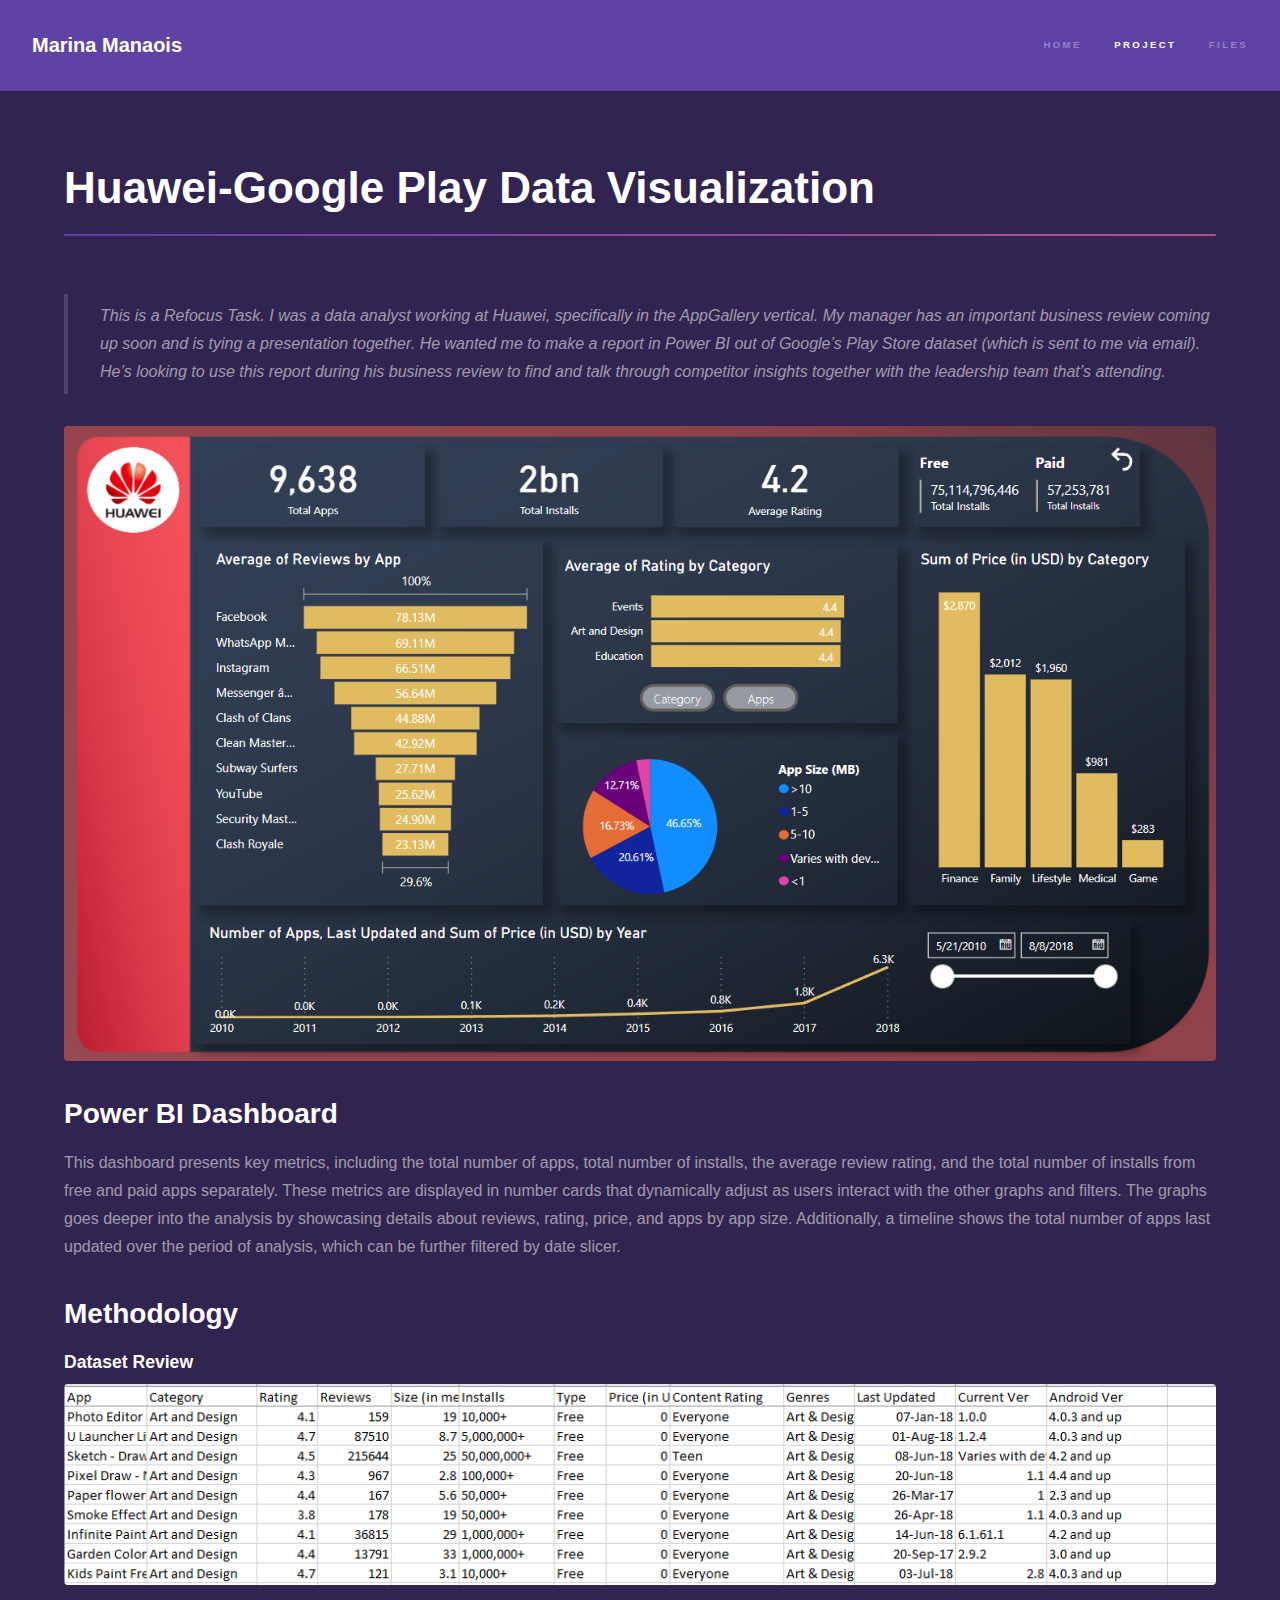
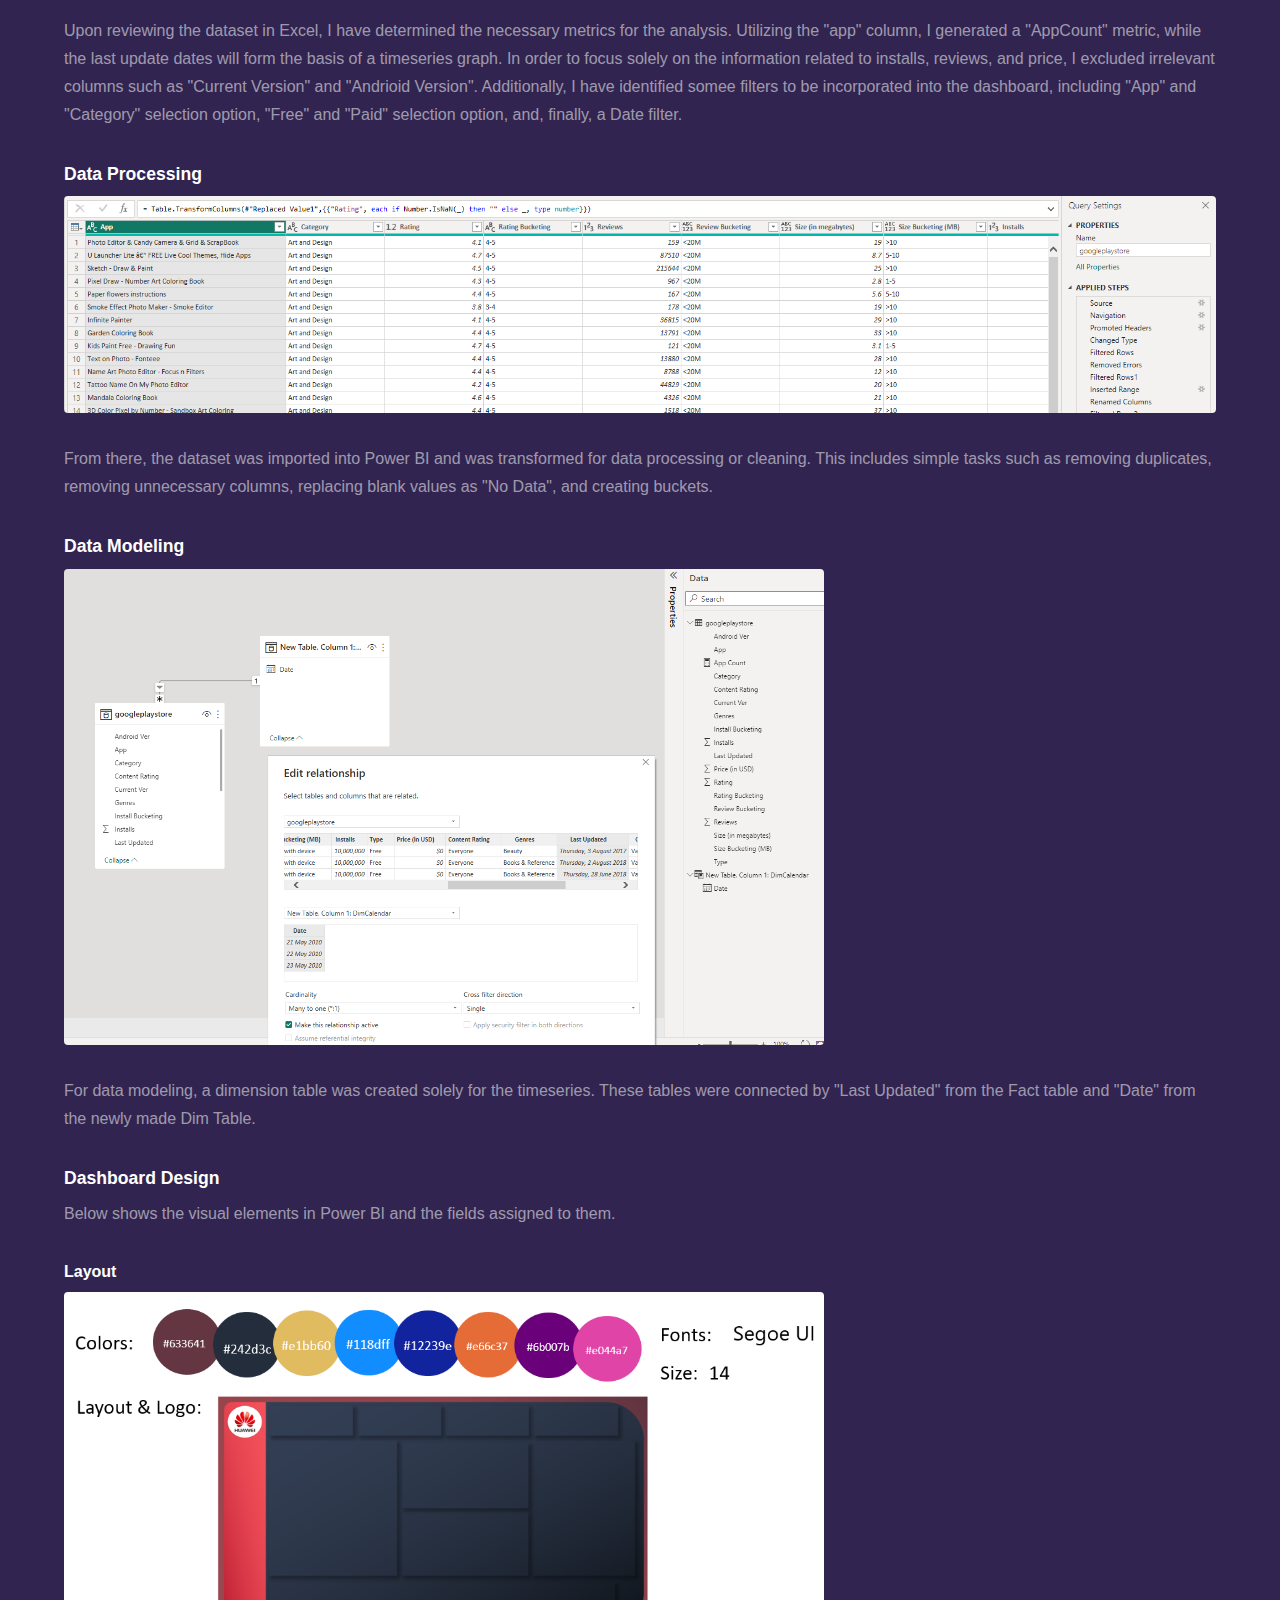
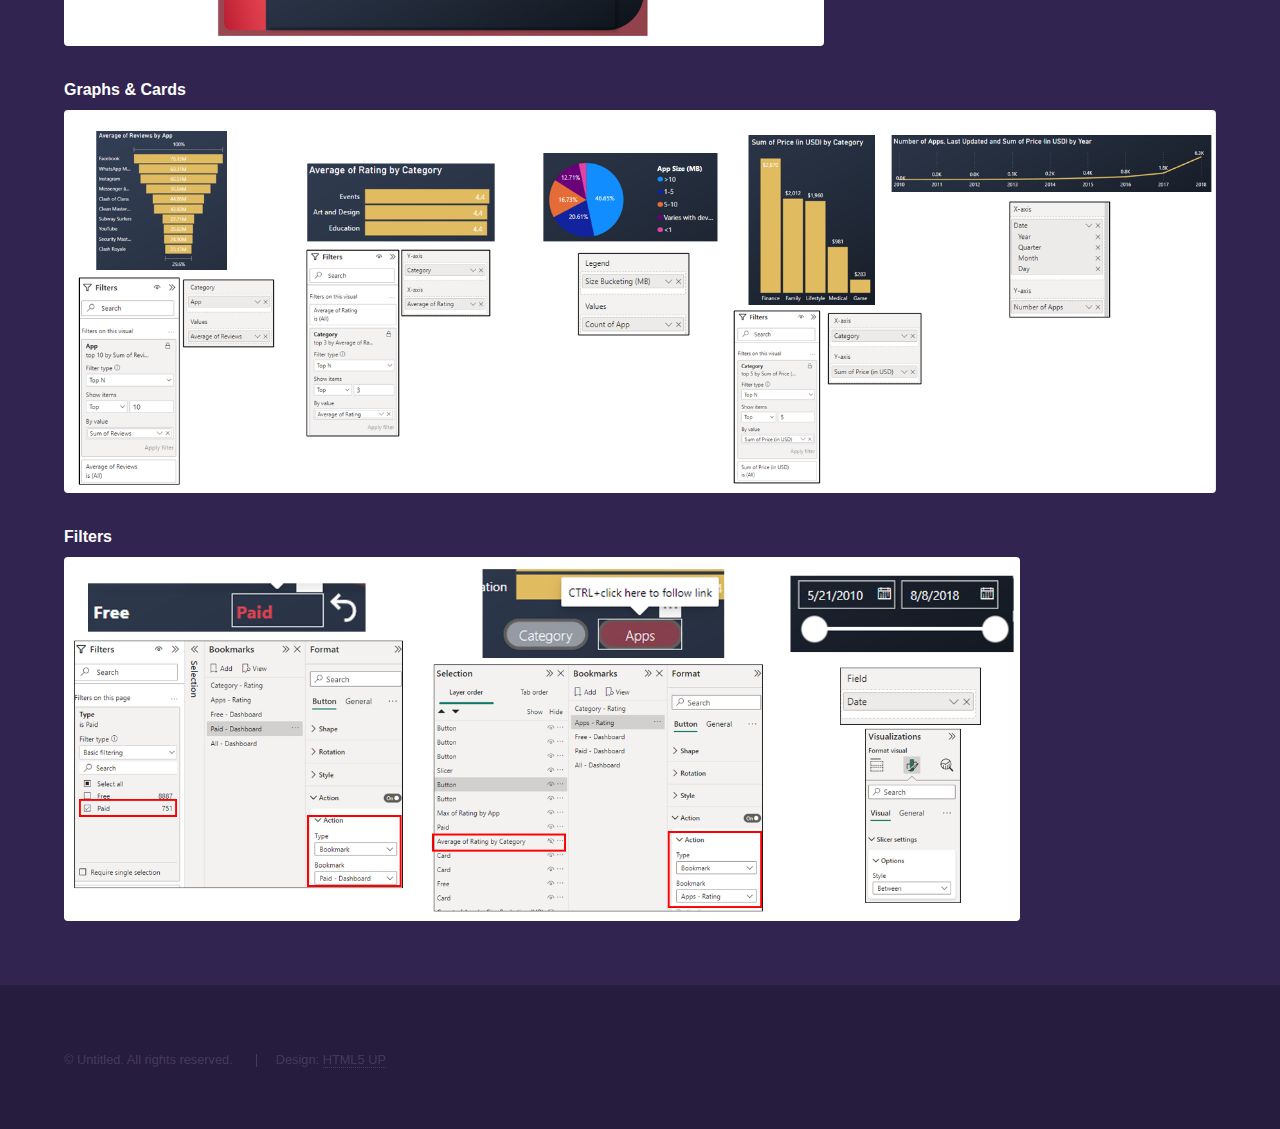
<file: Huawei.html>
<!DOCTYPE HTML>
<!--
	Hyperspace by HTML5 UP
	html5up.net | @ajlkn
	Free for personal and commercial use under the CCA 3.0 license (html5up.net/license)
-->
<html>

<head>
	<title>Google Play Data Visualization - Marina Manaois</title>
	<meta charset="utf-8" />
	<meta name="viewport" content="width=device-width, initial-scale=1, user-scalable=no" />
	<link rel="stylesheet" href="assets/css/main.css" />
	<noscript>
		<link rel="stylesheet" href="assets/css/noscript.css" />
	</noscript>
</head>

<body class="is-preload">

	<!-- Header -->
	<header id="header">
		<a href="index.html" class="title">Marina Manaois</a>
		<nav>
			<ul>
				<li><a href="index.html">Home</a></li>
				<li><a href="Huawei.html" class="active">Project</a></li>
				<li><a href="https://github.com/marinaascmanaois/Huawei-GPlayDataVisualization" target="_blank">Files</a></li>
			</ul>
		</nav>
	</header>

	<!-- Wrapper -->
	<div id="wrapper">

		<!-- Main -->
		<section id="main" class="wrapper">
			<div class="inner">
				<h1 class="major">Huawei-Google Play Data Visualization</h1>
				<blockquote>This is a Refocus Task. I was a data analyst working at Huawei, specifically in the
					AppGallery vertical. My manager has
					an important business review coming up soon and is tying a presentation together.
					He wanted me to make a report in Power BI out of Google’s Play Store dataset (which
					is sent to me via email). He’s looking to use this report during his business review
					to find and talk through competitor insights together with the leadership team
					that’s attending. </blockquote>
				<span class="image fit"><img src="./images/hwei.png" alt="" /></span>
				<p></p>
				<p></p>
				<h2>Power BI Dashboard</h2>
				<p>This dashboard presents key metrics, including the total number of apps, total number
					of installs, the average review rating, and the total number of installs from free and paid apps
					separately. These metrics are
					displayed in number cards that dynamically adjust as users interact with the other graphs and
					filters. The graphs goes deeper into the analysis by showcasing details about reviews, rating,
					price, and apps by
					app size. Additionally, a timeline shows the total number of
					apps last updated over the period of analysis,
					which can be further filtered by date slicer.</p>
				<h2>Methodology</h2>
				<h3>Dataset Review</h3>
				<span class="image fit"><img src="./images/hwei1.png" alt="" /></span>
				<p>Upon reviewing the dataset in Excel, I have determined the necessary metrics for the analysis.
					Utilizing the "app" column, I generated a "AppCount" metric, while the last update dates will
					form the basis of a timeseries graph. In order to focus solely on the information related to
					installs, reviews, and price, I excluded irrelevant columns such as
					"Current Version" and "Andrioid Version". Additionally, I have identified somee
					filters to be incorporated into the dashboard, including "App" and "Category" selection option,
					"Free" and "Paid" selection option,
					and, finally, a Date filter.</p>
				<h3>Data Processing</h3>
				<span class="image fit"><img src="./images/hwei2 (2).png" alt="" /></span>
				<p>From there, the dataset was imported into Power BI and was transformed for data processing or
					cleaning. This includes simple tasks such as removing duplicates, removing unnecessary columns,
					replacing blank values as "No Data", and creating buckets.</p>
				<h3>Data Modeling</h3>
				<div class="box alt">
					<div class="row gtr-uniform">
						<div class="col-8"><span class="image fit"><img src="./images/hwei8.png" alt="" /></span></div>
					</div>
					<p></p>
					<p>For data modeling, a dimension table was created solely for the timeseries. These tables were
						connected by "Last Updated" from the Fact table and "Date" from the newly made Dim Table.</p>
					<p></p>
					<h3>Dashboard Design</h3>
					<p>Below shows the visual elements in Power BI and the fields assigned to them.</p>
					<h4>Layout</h4>
					<div class="box alt">
						<div class="row gtr-uniform">
							<div class="col-8"><span class="image fit"><img src="./images/hwei2.png" alt="" /></span>
							</div>
						</div>
						<p></p>
						<h4>Graphs & Cards</h4>
						<div class="box alt">
							<div class="row gtr-uniform">
								<div class="col-12"><span class="image fit"><img src="./images/hwei4.png" alt="" /></span>
								</div>
							</div>
							<p></p>
							<h4>Filters</h4>
							<div class="box alt">
								<div class="row gtr-uniform">
									<div class="col-10"><span class="image fit"><img src="./images/hwei5.png"
												alt="" /></span></div>
								</div>
							</div>
		</section>

	</div>

	<!-- Footer -->
	<footer id="footer" class="wrapper alt">
		<div class="inner">
			<ul class="menu">
				<li>&copy; Untitled. All rights reserved.</li>
				<li>Design: <a href="http://html5up.net">HTML5 UP</a></li>
			</ul>
		</div>
	</footer>

	<!-- Scripts -->
	<script src="assets/js/jquery.min.js"></script>
	<script src="assets/js/jquery.scrollex.min.js"></script>
	<script src="assets/js/jquery.scrolly.min.js"></script>
	<script src="assets/js/browser.min.js"></script>
	<script src="assets/js/breakpoints.min.js"></script>
	<script src="assets/js/util.js"></script>
	<script src="assets/js/main.js"></script>

</body>

</html>
</file>
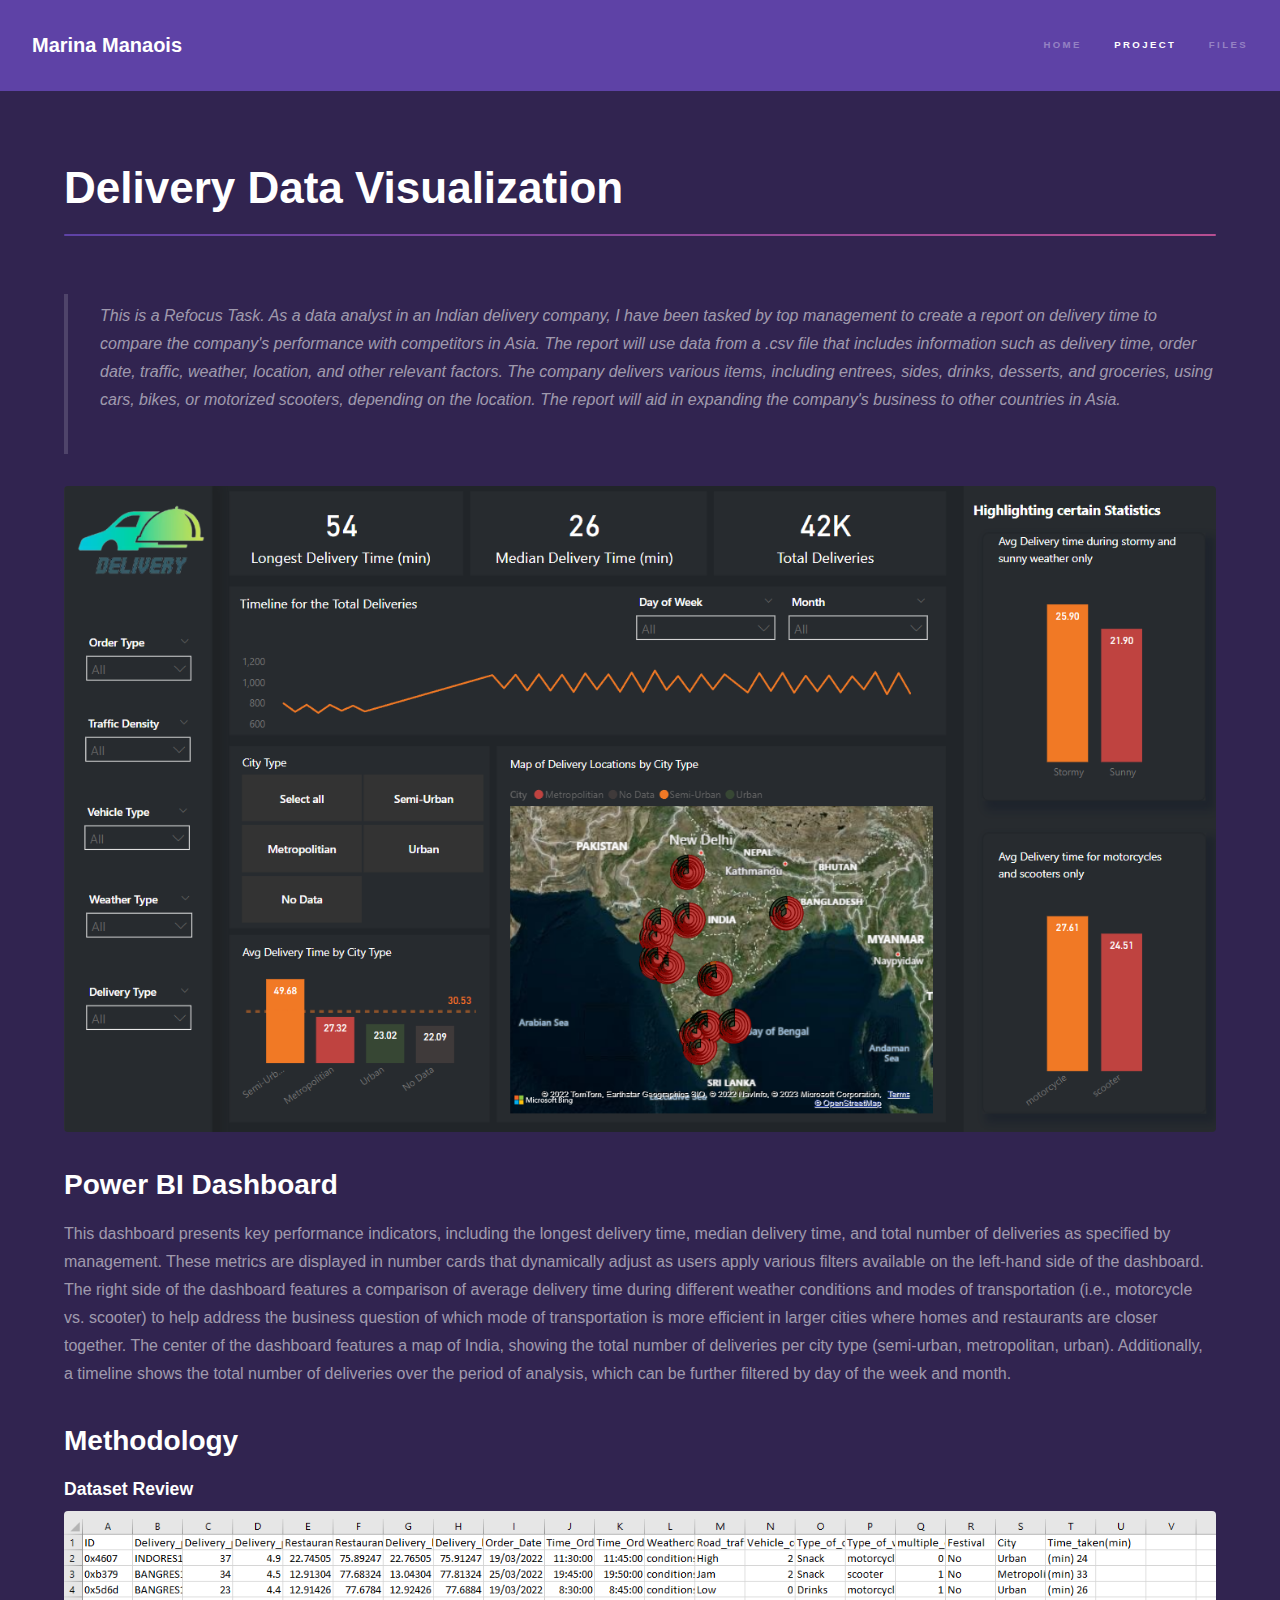
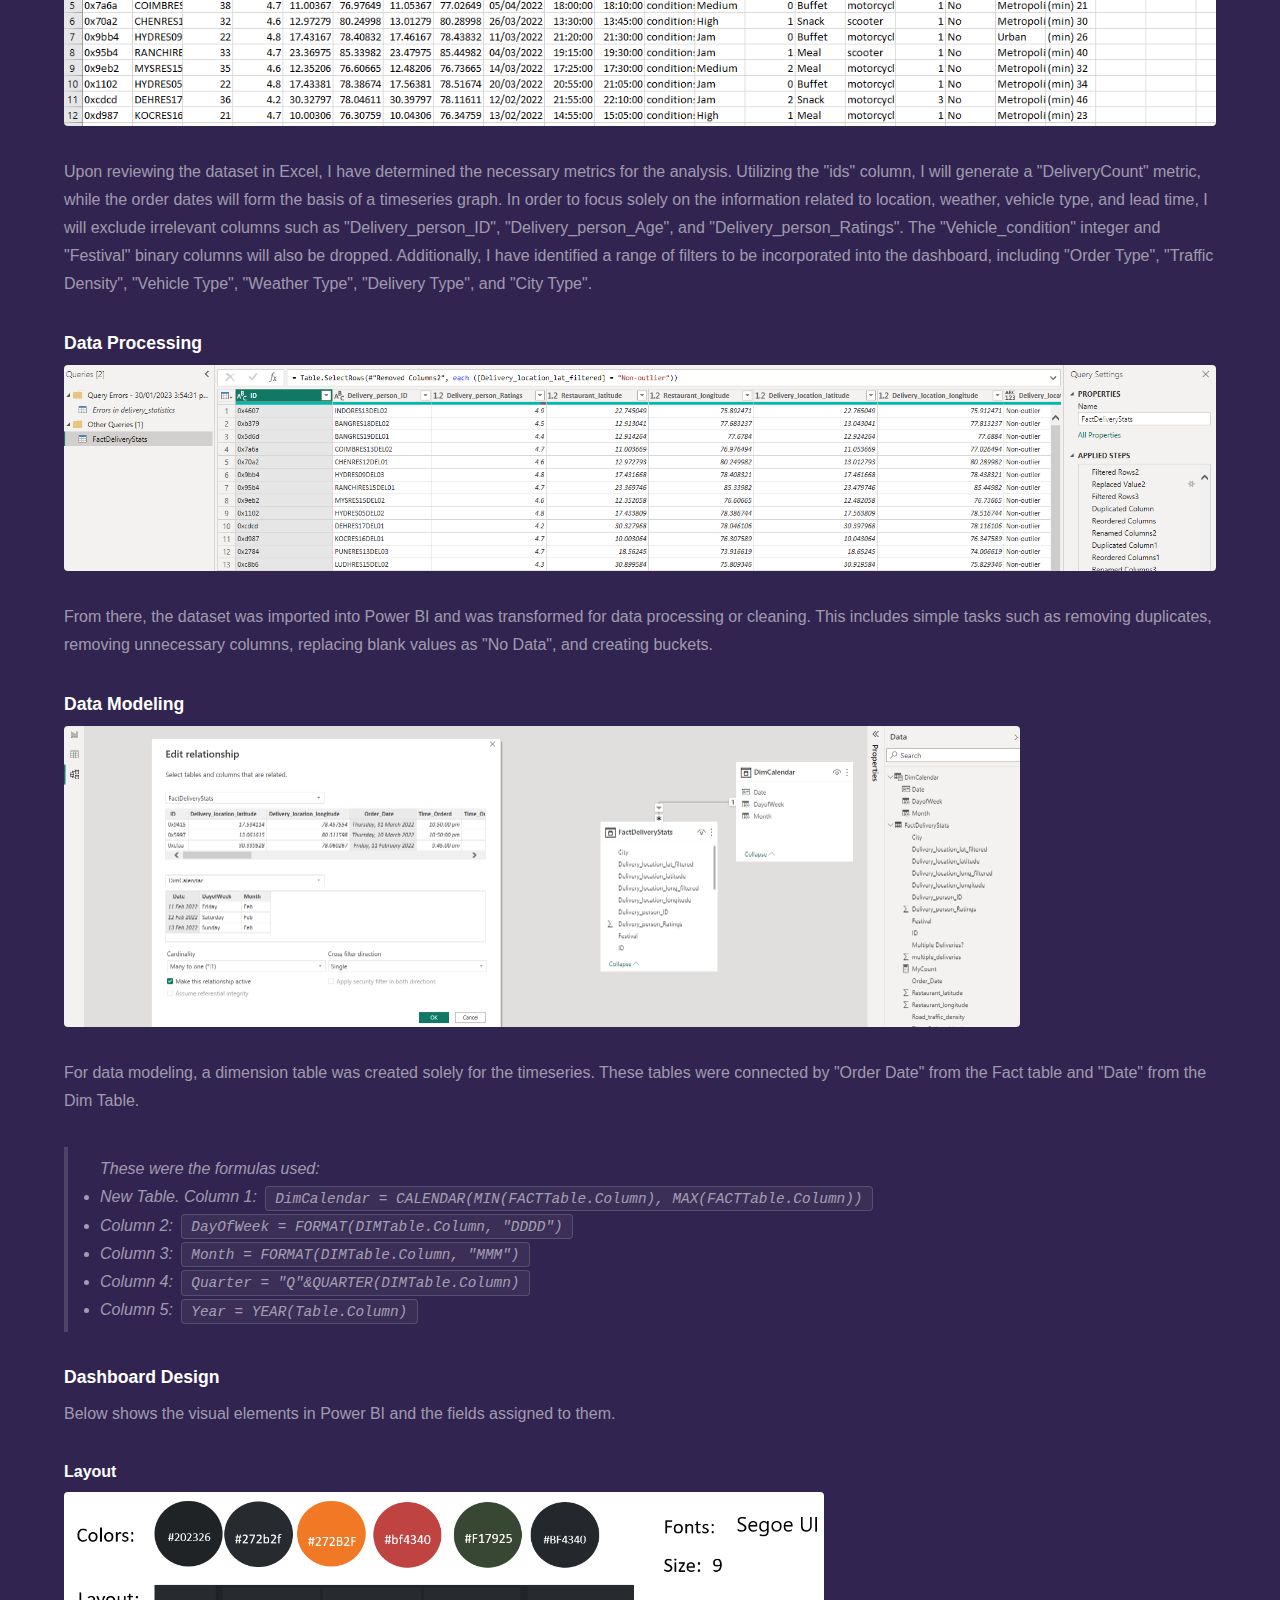
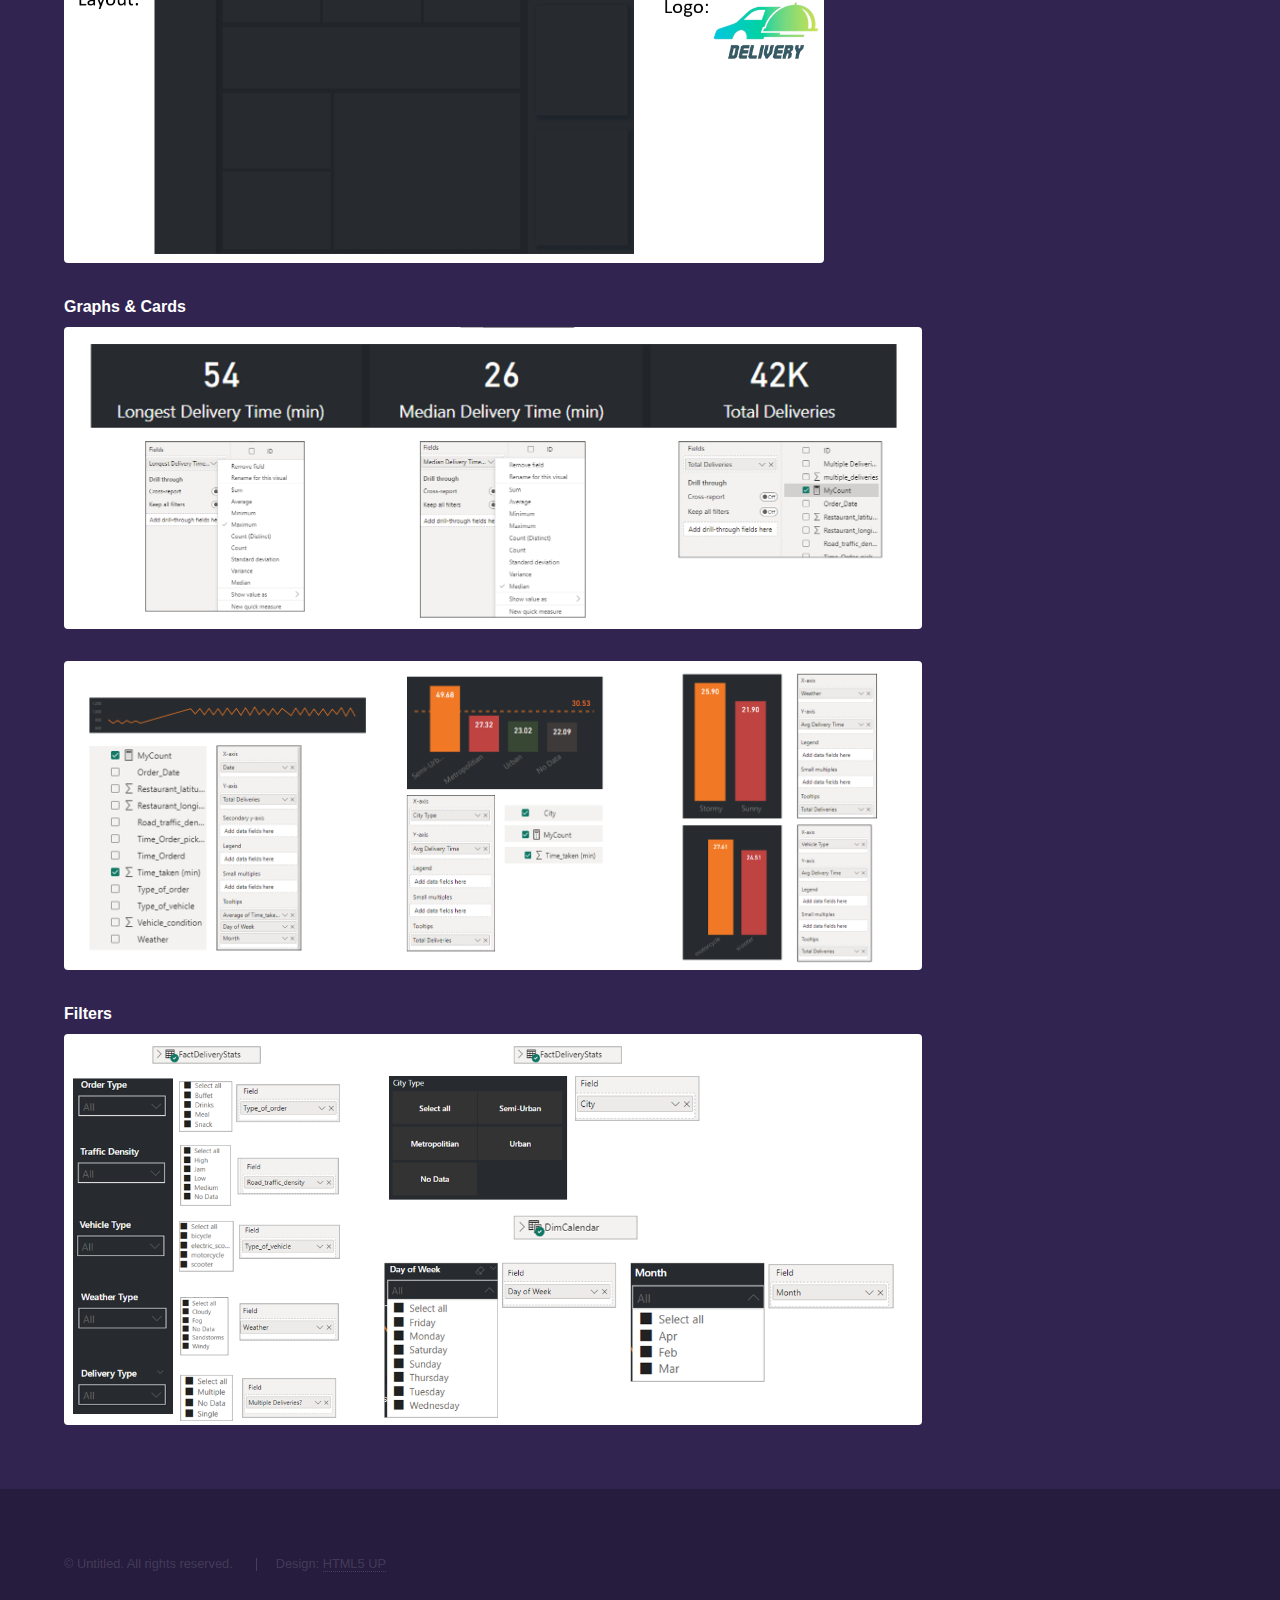
<file: Ind Dlvry.html>
<!DOCTYPE HTML>
<!--
	Hyperspace by HTML5 UP
	html5up.net | @ajlkn
	Free for personal and commercial use under the CCA 3.0 license (html5up.net/license)
-->
<html>

<head>
	<title>Delivery Data Visualization</title>
	<meta charset="utf-8" />
	<meta name="viewport" content="width=device-width, initial-scale=1, user-scalable=no" />
	<link rel="stylesheet" href="assets/css/main.css" />
	<noscript>
		<link rel="stylesheet" href="assets/css/noscript.css" />
	</noscript>
</head>

<body class="is-preload">

	<!-- Header -->
	<header id="header">
		<a href="index.html" class="title">Marina Manaois</a>
		<nav>
			<ul>
				<li><a href="index.html">Home</a></li>
				<li><a href="Ind Dlvry.html" class="active">Project</a></li>
				<li><a href="https://github.com/marinaascmanaois/DeliveryDataVisualization" target="_blank">Files</a></li>
			</ul>
		</nav>
	</header>

	<!-- Wrapper -->
	<div id="wrapper">

		<!-- Main -->
		<section id="main" class="wrapper">
			<div class="inner">
				<h1 class="major">Delivery Data Visualization</h1>
				<blockquote>
					<p>This is a Refocus Task. As a data analyst in an Indian delivery company, I have been tasked by
						top management to create a report on delivery time to
						compare the company's performance with competitors in Asia. The report will use data from a .csv
						file that includes information such as delivery time, order date,
						traffic, weather, location, and other relevant factors. The company delivers various items,
						including entrees, sides, drinks, desserts, and groceries, using cars, bikes, or motorized
						scooters, depending on the location.
						The report will aid in expanding the company's business to other countries in Asia.</p>
				</blockquote>
				<span class="image fit"><img src="./images/dlvry.png" alt="" /></span>
				
				<p></p>
				<h2>Power BI Dashboard</h2>
				<p>This dashboard presents key performance indicators, including the longest
					delivery time, median delivery time, and total number of deliveries as specified by management.
					These metrics are displayed in number cards that dynamically adjust as users apply various filters
					available on the left-hand side of the dashboard. The right side of the dashboard features a
					comparison of average delivery time during different weather conditions and modes of transportation
					(i.e., motorcycle vs. scooter) to help address the business question of which mode of transportation
					is more efficient in larger cities where homes and restaurants are closer together. The center of
					the dashboard features a map of India, showing the total number of deliveries per city type
					(semi-urban, metropolitan, urban). Additionally, a timeline shows the total number of deliveries
					over the period of analysis, which can be further filtered by day of the week and month.</p>
				<p></p>
				<p></p>
				<h2>Methodology</h2>
				<h3>Dataset Review</h3>
				<span class="image fit"><img src="./images/dlvry1.png" alt="" /></span>
				<p>Upon reviewing the dataset in Excel, I have determined the necessary metrics for the analysis.
					Utilizing the "ids" column, I will generate a "DeliveryCount" metric, while the order dates will
					form the basis of a timeseries graph. In order to focus solely on the information related to
					location, weather, vehicle type, and lead time, I will exclude irrelevant columns such as
					"Delivery_person_ID", "Delivery_person_Age", and "Delivery_person_Ratings". The "Vehicle_condition"
					integer and "Festival" binary columns will also be dropped. Additionally, I have identified a range
					of filters to be incorporated into the dashboard, including "Order Type", "Traffic Density",
					"Vehicle Type", "Weather Type", "Delivery Type", and "City Type".</p>
				<h3>Data Processing</h3>
				<span class="image fit"><img src="./images/dlvry2.png" alt="" /></span>
				<p>From there, the dataset was imported into Power BI and was transformed for data processing or
					cleaning.
					This includes simple tasks such as removing duplicates, removing unnecessary columns,
					replacing blank values as "No Data", and creating buckets. </p>
				<h3>Data Modeling</h3>
				<div class="box alt">
					<div class="row gtr-uniform">
						<div class="col-10"><span class="image fit"><img src="./images/dlvry3.png"
									alt="" /></span></div>
					</div>
					<p></p>
				<p>For data modeling, a dimension table was created solely for the timeseries. These tables were
					connected by "Order Date" from the Fact table and "Date" from the Dim Table.
				<blockquote>These were the formulas used:
					<li>New Table. Column 1:
						<code>DimCalendar = CALENDAR(MIN(FACTTable.Column), MAX(FACTTable.Column))</code></li>
					<li>Column 2: <code>DayOfWeek = FORMAT(DIMTable.Column, "DDDD")</code></li>
					<li>Column 3: <code>Month = FORMAT(DIMTable.Column, "MMM")</code></li>
					<li>Column 4: <code>Quarter = "Q"&QUARTER(DIMTable.Column) </code></li>
					<li>Column 5: <code>Year = YEAR(Table.Column) </code></li>
				</blockquote>
				<h3>Dashboard Design</h3>
				<p>Below shows the visual elements in Power BI and the fields assigned to them.</p>
				<h4>Layout</h4>
				<div class="box alt">
					<div class="row gtr-uniform">
						<div class="col-8"><span class="image fit"><img src="./images/dlvry4.png"
									alt="" /></span></div>
					</div>
					<p></p>
				<h4>Graphs & Cards</h4>
				<div class="box alt">
					<div class="row gtr-uniform">
						<div class="col-9"><span class="image fit"><img src="./images/dlvry5.png"
									alt="" /></span></div>
					</div>
				<p></p>
				<div class="box alt">
					<div class="row gtr-uniform">
						<div class="col-9"><span class="image fit"><img src="./images/dlvry6.png"
									alt="" /></span></div>
					</div>
				<p></p>
				<h4>Filters</h4>
				<div class="box alt">
					<div class="row gtr-uniform">
						<div class="col-9"><span class="image fit"><img src="./images/dlvry7.png"
									alt="" /></span></div>
					</div>
			</div>
		</section>

	</div>

	<!-- Footer -->
	<footer id="footer" class="wrapper alt">
		<div class="inner">
			<ul class="menu">
				<li>&copy; Untitled. All rights reserved.</li>
				<li>Design: <a href="http://html5up.net">HTML5 UP</a></li>
			</ul>
		</div>
	</footer>

	<!-- Scripts -->
	<script src="assets/js/jquery.min.js"></script>
	<script src="assets/js/jquery.scrollex.min.js"></script>
	<script src="assets/js/jquery.scrolly.min.js"></script>
	<script src="assets/js/browser.min.js"></script>
	<script src="assets/js/breakpoints.min.js"></script>
	<script src="assets/js/util.js"></script>
	<script src="assets/js/main.js"></script>

</body>

</html>
</file>
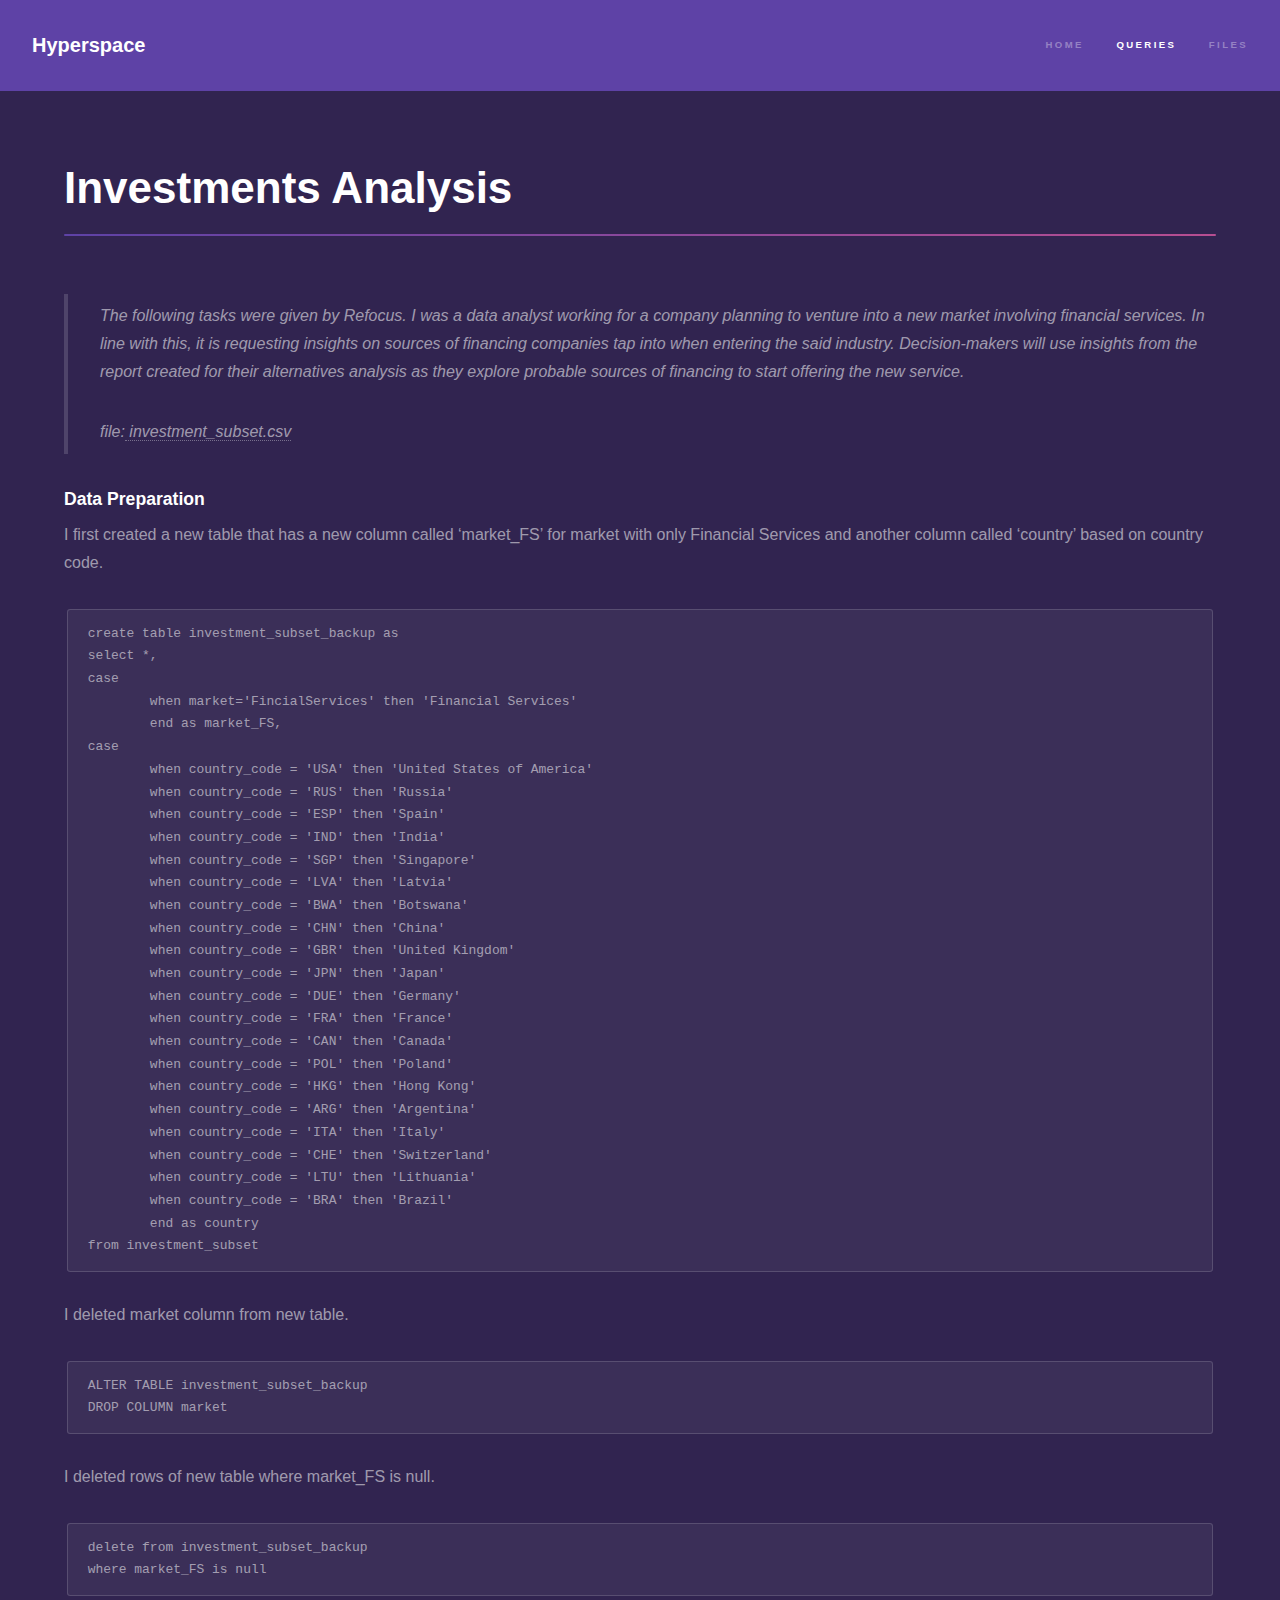
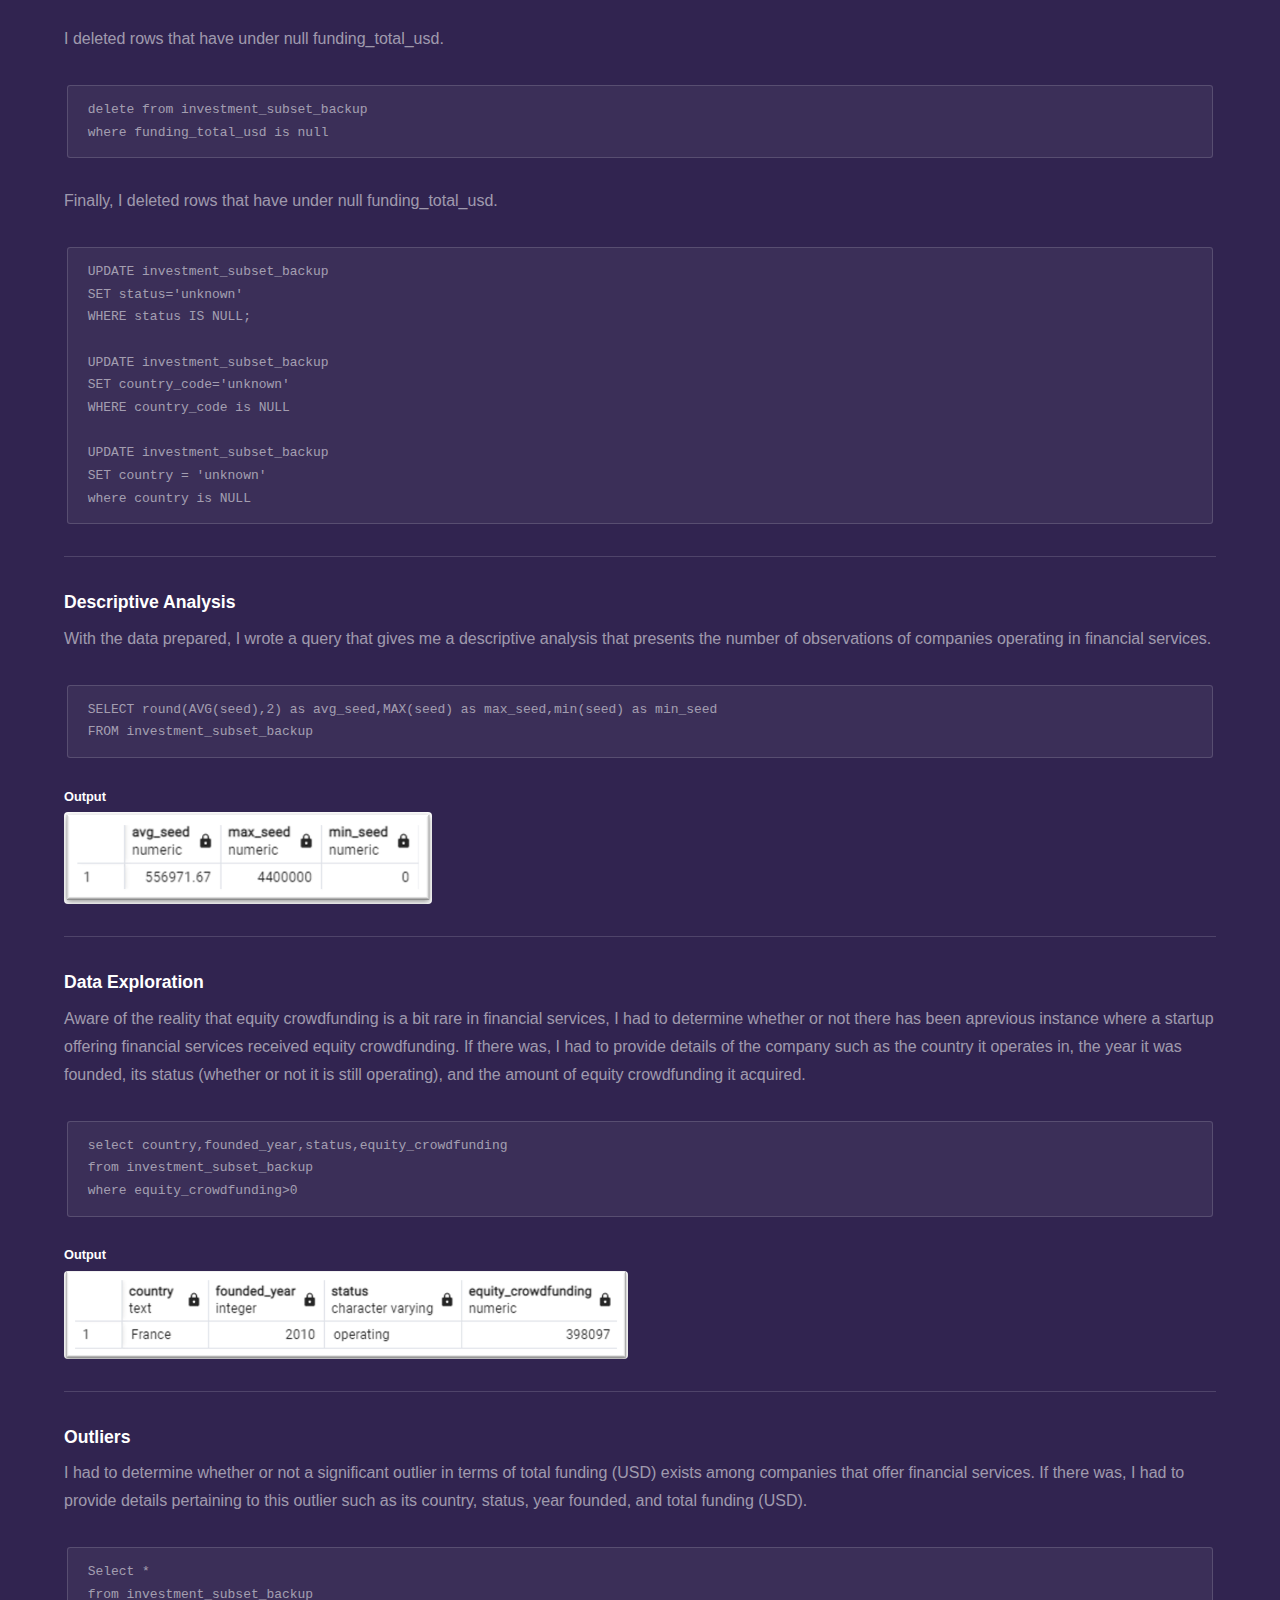
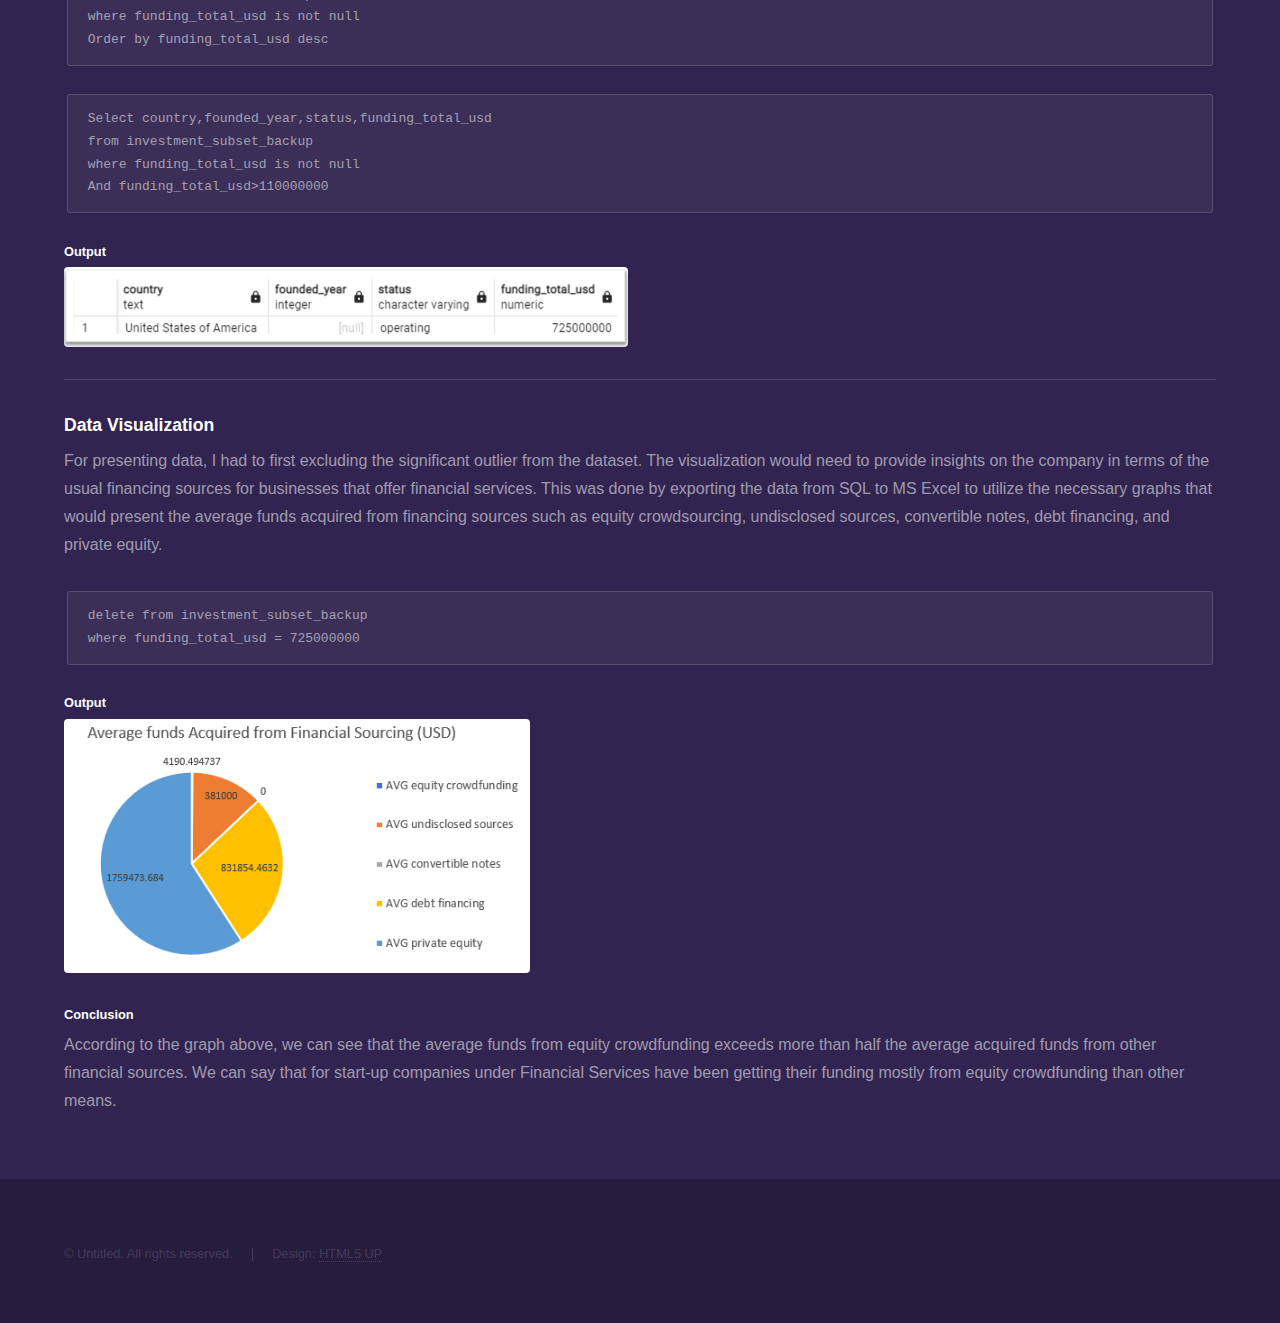
<file: Invest.html>
<!DOCTYPE HTML>
<!--
	Hyperspace by HTML5 UP
	html5up.net | @ajlkn
	Free for personal and commercial use under the CCA 3.0 license (html5up.net/license)
-->
<html>
	<head>
		<title>Investments Analysis - Marina Manaois</title>
		<meta charset="utf-8" />
		<meta name="viewport" content="width=device-width, initial-scale=1, user-scalable=no" />
		<link rel="stylesheet" href="assets/css/main.css" />
		<noscript><link rel="stylesheet" href="assets/css/noscript.css" /></noscript>
	</head>
	<body class="is-preload">

		<!-- Header -->
			<header id="header">
				<a href="index.html" class="title">Hyperspace</a>
				<nav>
					<ul>
						<li><a href="index.html">Home</a></li>
						<li><a href="Invest.html" class="active">Queries</a></li>
						<li><a href="https://github.com/marinaascmanaois/SQLInvestmentAnalysis" target="_blank" > Files</a></li>
					</ul>
				</nav>
			</header>

		<!-- Wrapper -->
			<div id="wrapper">

				<!-- Main -->
					<section id="main" class="wrapper">
						<div class="inner">
							<h1 class="major">Investments Analysis</h1>
							<blockquote>The following tasks were given by Refocus. I was a data analyst working for a company planning to venture
								into a new market involving financial services. In line with this,
								it is requesting insights on sources of financing companies tap
								into when entering the said industry. 
								
								Decision-makers will use insights from the report created
								for their alternatives analysis as they explore probable
								sources of financing to start offering the new service.
								<p></p>
								file:<a href="https://github.com/marinaascmanaois/SQLInvestmentAnalysis/blob/main/investment_subset.tar" target="_blank"> investment_subset.csv</a></blockquote>
							<h3>Data Preparation</h3>
							<p>I first created a new table that has a new column called ‘market_FS’ 
								for market with only Financial Services and another column called ‘country’ based on country code.</p>
							<pre><code>create table investment_subset_backup as
select *,
case
	when market='FincialServices' then 'Financial Services' 
	end as market_FS,
case 
	when country_code = 'USA' then 'United States of America'
	when country_code = 'RUS' then 'Russia'
	when country_code = 'ESP' then 'Spain'
	when country_code = 'IND' then 'India'
	when country_code = 'SGP' then 'Singapore'
	when country_code = 'LVA' then 'Latvia'
	when country_code = 'BWA' then 'Botswana'
	when country_code = 'CHN' then 'China'
	when country_code = 'GBR' then 'United Kingdom'
	when country_code = 'JPN' then 'Japan'
	when country_code = 'DUE' then 'Germany'
	when country_code = 'FRA' then 'France'
	when country_code = 'CAN' then 'Canada'
	when country_code = 'POL' then 'Poland'
	when country_code = 'HKG' then 'Hong Kong'
	when country_code = 'ARG' then 'Argentina'
	when country_code = 'ITA' then 'Italy'
	when country_code = 'CHE' then 'Switzerland'
	when country_code = 'LTU' then 'Lithuania'
	when country_code = 'BRA' then 'Brazil'
	end as country
from investment_subset</code></pre>
							<p>I deleted market column from new table.</p>
							<pre><code>ALTER TABLE investment_subset_backup
DROP COLUMN market</code></pre>
							<p>I deleted rows of new table where market_FS is null.</p>
							<pre><code>delete from investment_subset_backup
where market_FS is null</code></pre>
							<p>I deleted rows that have under null funding_total_usd.</p>
							<pre><code>delete from investment_subset_backup
where funding_total_usd is null</code></pre>
							<p>Finally, I deleted rows that have under null funding_total_usd.</p>
							<pre><code>UPDATE investment_subset_backup
SET status='unknown'
WHERE status IS NULL; 

UPDATE investment_subset_backup
SET country_code='unknown'
WHERE country_code is NULL

UPDATE investment_subset_backup
SET country = 'unknown'
where country is NULL</code></pre>
							<p></p>
							<p></p>
							<hr />
							<h3>Descriptive Analysis</h3>
							<p>With the data prepared, I wrote a query that gives me a descriptive analysis that presents the number of observations of
								companies operating in financial services.</p>
							<pre><code>SELECT round(AVG(seed),2) as avg_seed,MAX(seed) as max_seed,min(seed) as min_seed
FROM investment_subset_backup
</code></pre>
							<h5>Output</h5>
							<div class="box alt">
								<div class="row gtr-uniform">
							<div class="col-4"><span class="image fit"><img src="./images/invest1.png" alt="" /></span></div>
						</div>
					</div>
					<hr />
					<h3>Data Exploration</h3>
							<p>Aware of the reality that equity crowdfunding is a bit rare in financial services,
								I had to determine whether or not there has been aprevious instance where a startup
								offering financial services received equity crowdfunding. If there was, I  had to provide
								details of the company such as the country it operates in, the year it was founded,
								its status (whether or not it is still operating), and the amount of equity
								crowdfunding it acquired.</p>
							<pre><code>select country,founded_year,status,equity_crowdfunding
from investment_subset_backup
where equity_crowdfunding>0</code></pre>
							<h5>Output</h5>
							<div class="box alt">
								<div class="row gtr-uniform">
							<div class="col-6"><span class="image fit"><img src="./images/invest2.png" alt="" /></span></div>
						</div>
					</div>
					<hr />
					<h3>Outliers</h3>
					<p>I had to determine whether or not a significant outlier in terms of total funding (USD)
						exists among companies that offer financial services. If there was, I had to provide details pertaining to this outlier such as its country,
						status, year founded, and total funding (USD).</p>
					<pre><code>Select * 
from investment_subset_backup
where funding_total_usd is not null
Order by funding_total_usd desc</code></pre>
						<pre><code>Select country,founded_year,status,funding_total_usd
from investment_subset_backup
where funding_total_usd is not null
And funding_total_usd>110000000
</code></pre>
					<h5>Output</h5>
					<div class="box alt">
						<div class="row gtr-uniform">
					<div class="col-6"><span class="image fit"><img src="./images/invest3.png" alt="" /></span></div>
				</div>
			</div>
			<hr />
			<h3>Data Visualization</h3>
			<p>For presenting data, I had to first excluding the significant outlier from the dataset. 
				The visualization would need to provide insights on the company in terms of the
				usual financing sources for businesses that offer financial services. This was done by exporting the
				data from SQL to MS Excel to utilize the necessary graphs that would present the
				average funds acquired from financing sources such as equity crowdsourcing,
					undisclosed sources, convertible notes, debt financing, and private equity.</p>
					<pre><code>delete from investment_subset_backup 
where funding_total_usd = 725000000</code></pre>
					<h5>Output</h5>
					<div class="box alt">
						<div class="row gtr-uniform">
					<div class="col-5"><span class="image fit"><img src="./images/invest4.png" alt="" /></span></div>
				</div>
			</div>
				<h5>Conclusion</h5>
				<p>According to the graph above, we can see that the average funds from 
					equity crowdfunding exceeds more than half the average acquired funds from other financial sources. 
					We can say that for start-up companies under Financial Services
					have been getting their funding mostly from equity crowdfunding than other means.</p>
						</div>
					</div>
							</code>
						</div>
					</section>
			</div>

		<!-- Footer -->
			<footer id="footer" class="wrapper alt">
				<div class="inner">
					<ul class="menu">
						<li>&copy; Untitled. All rights reserved.</li><li>Design: <a href="./http://html5up.net">HTML5 UP</a></li>
					</ul>
				</div>
			</footer>

		<!-- Scripts -->
			<script src="assets/js/jquery.min.js"></script>
			<script src="assets/js/jquery.scrollex.min.js"></script>
			<script src="assets/js/jquery.scrolly.min.js"></script>
			<script src="assets/js/browser.min.js"></script>
			<script src="assets/js/breakpoints.min.js"></script>
			<script src="assets/js/util.js"></script>
			<script src="assets/js/main.js"></script>

	</body>
</html>
</file>
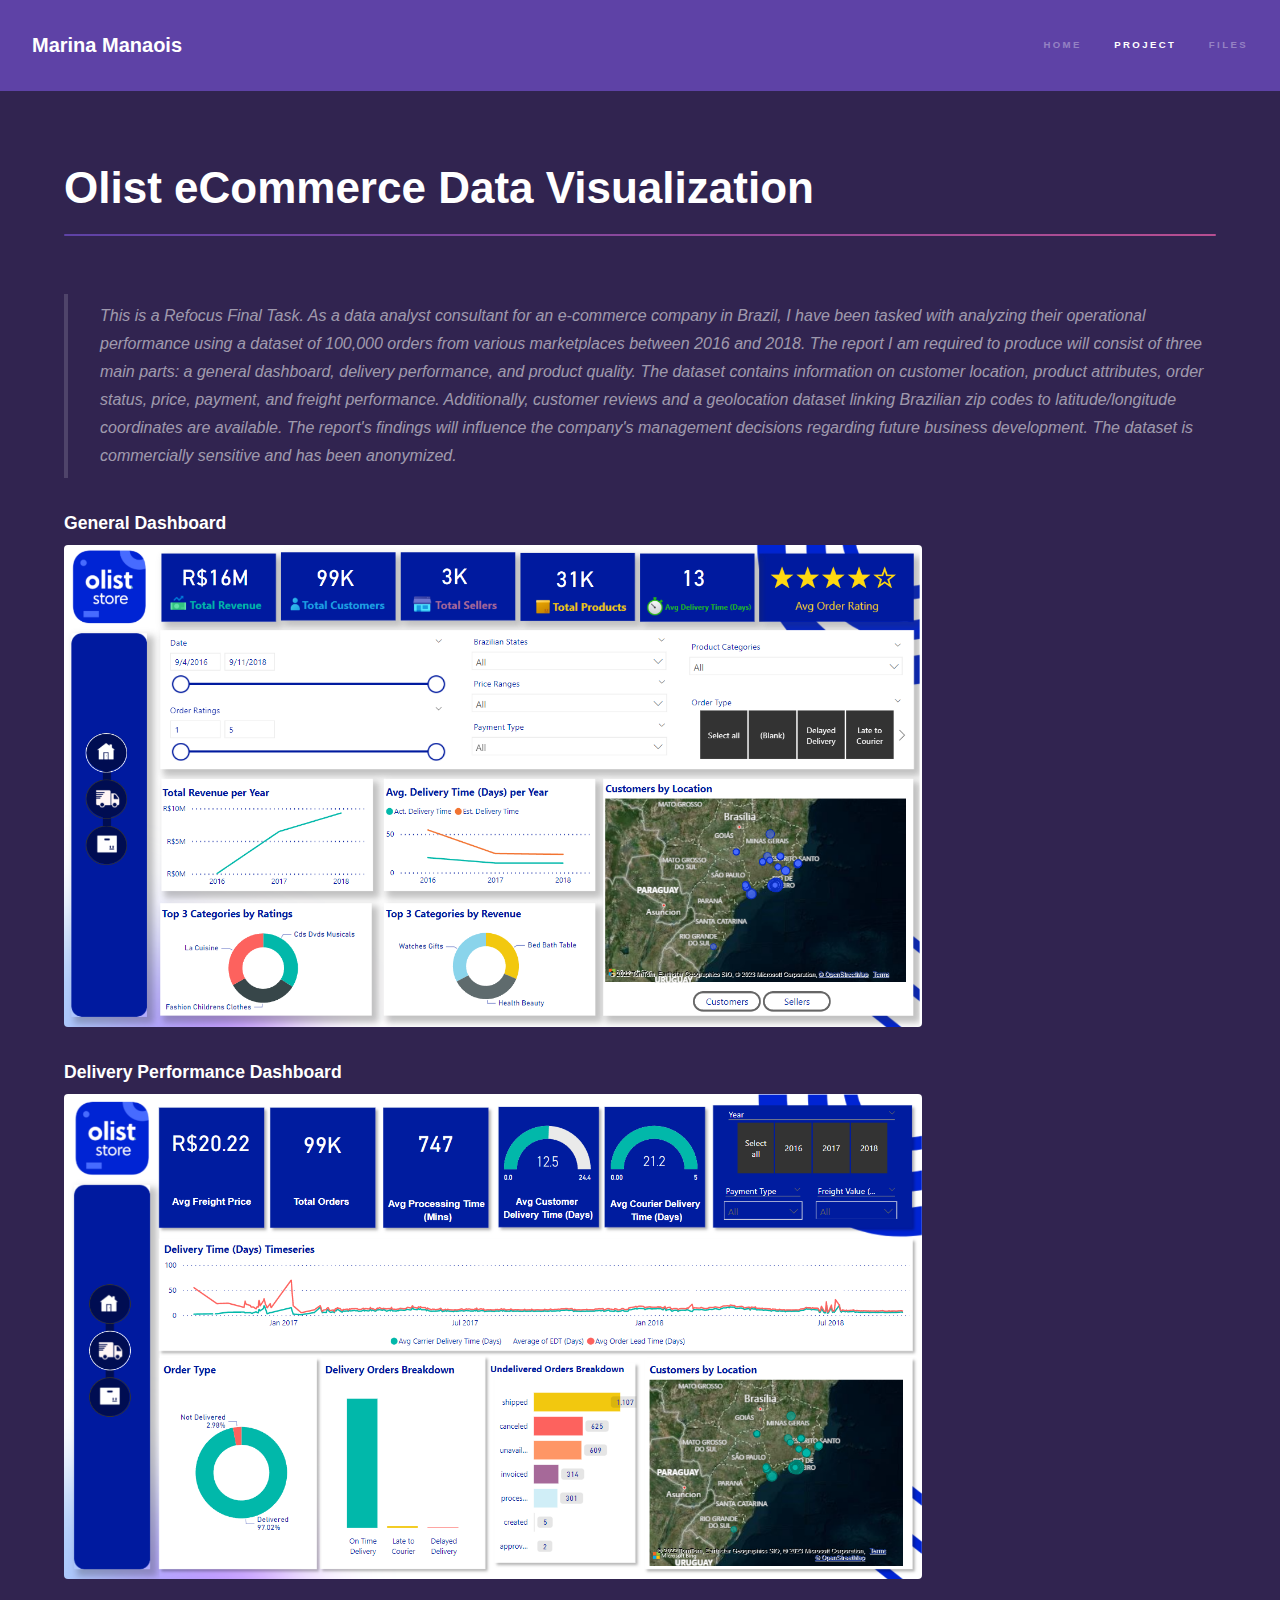
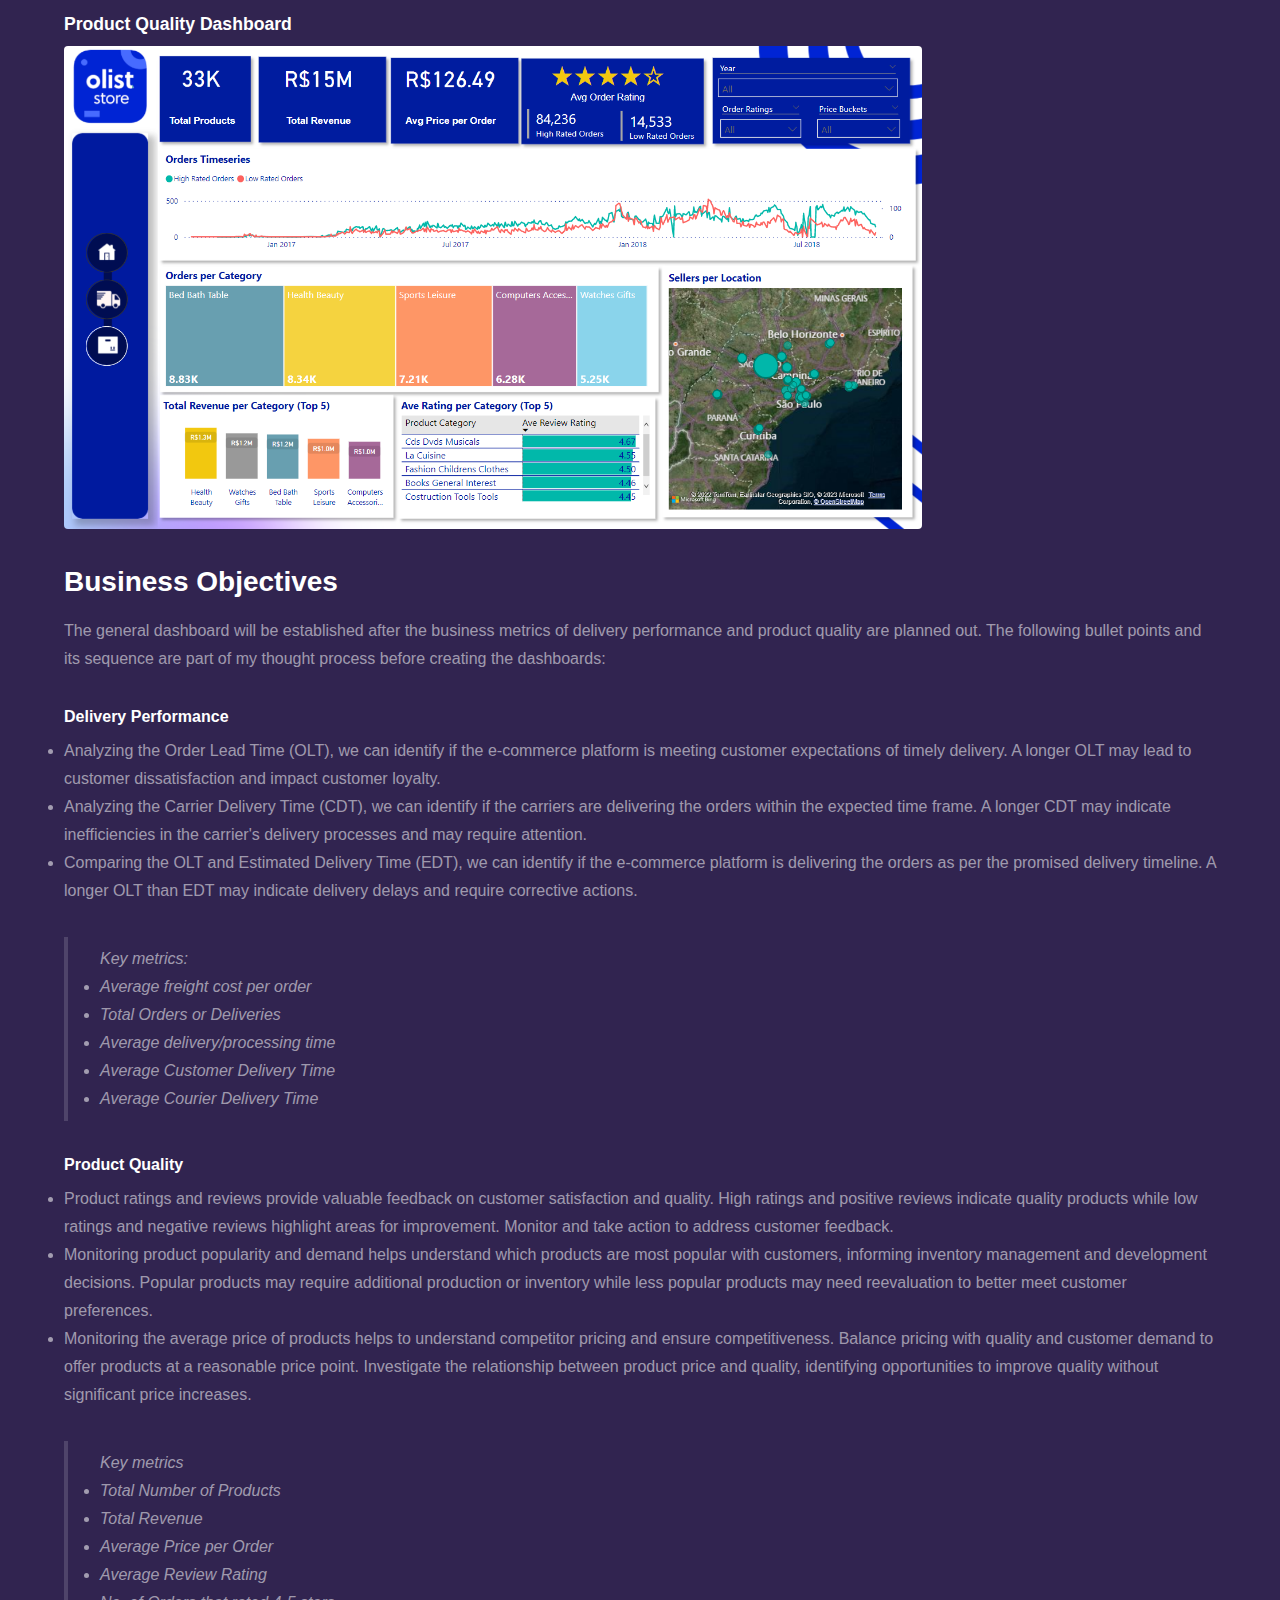
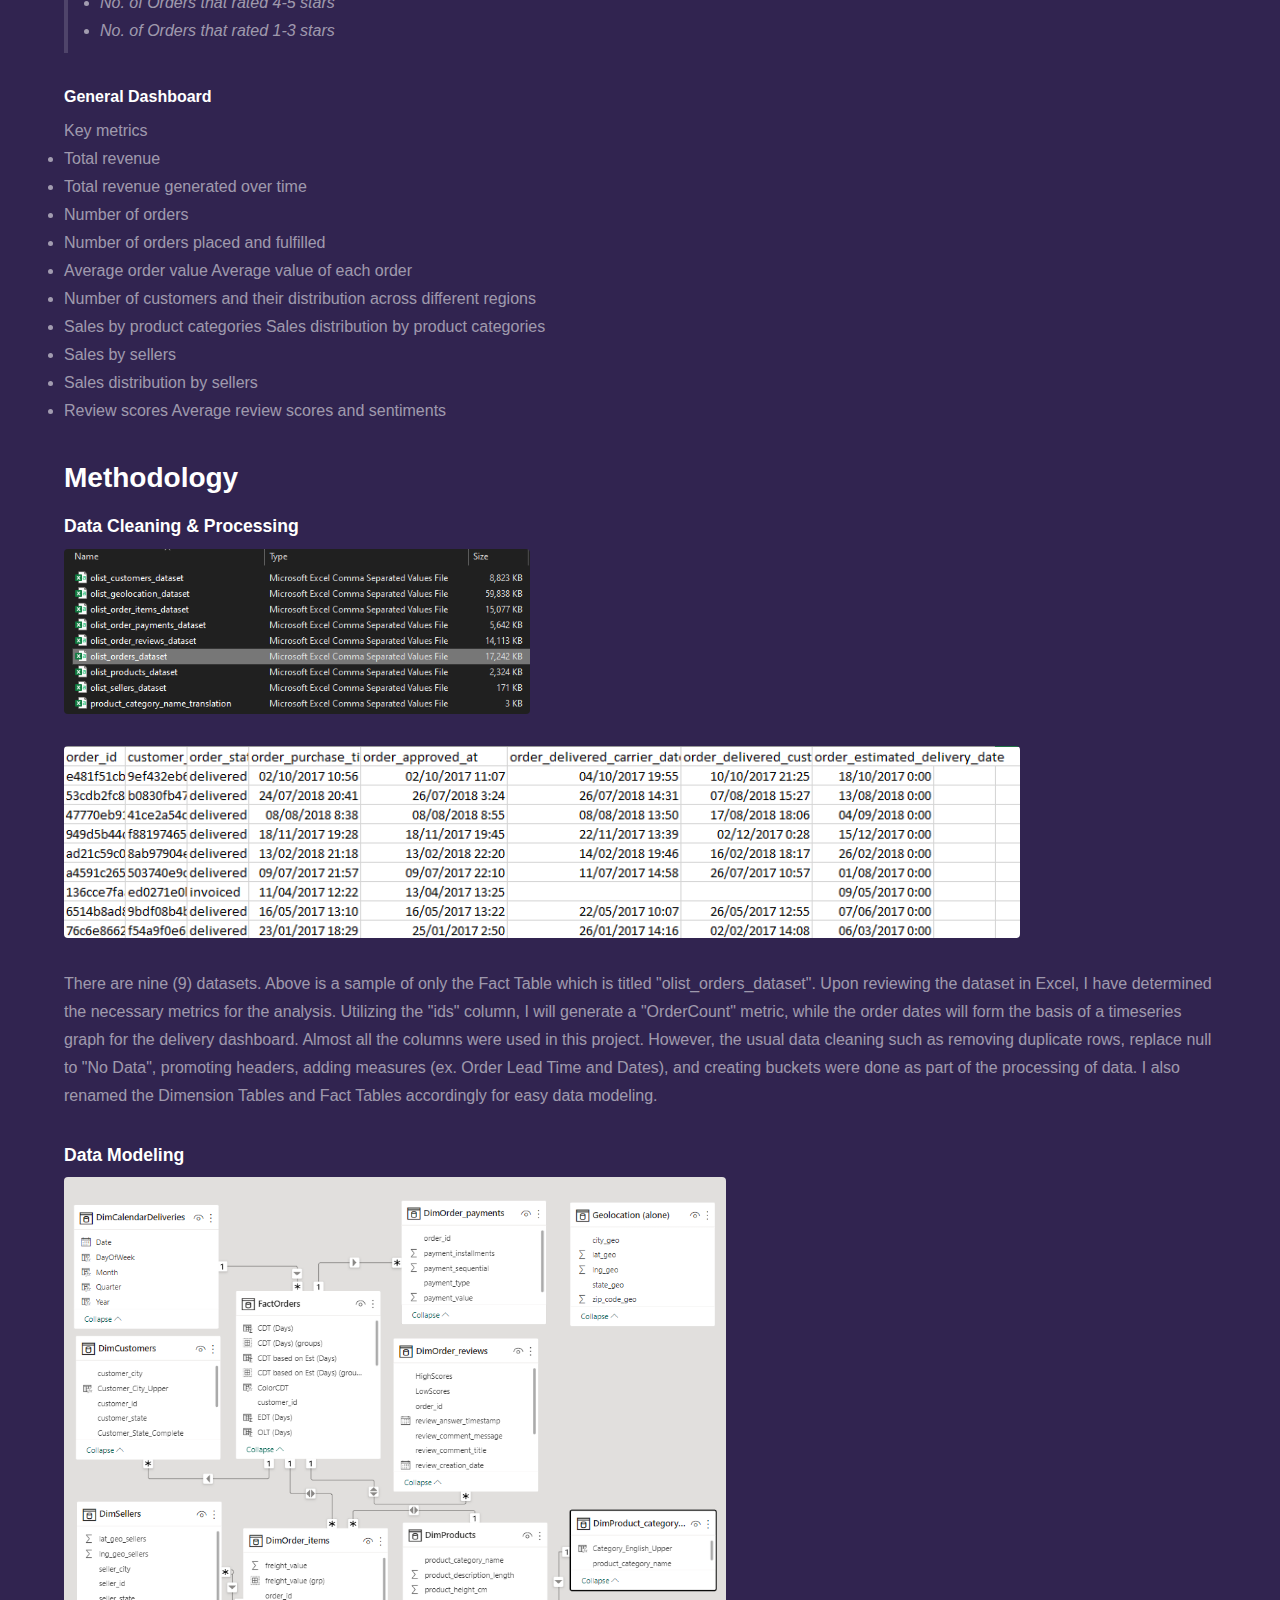
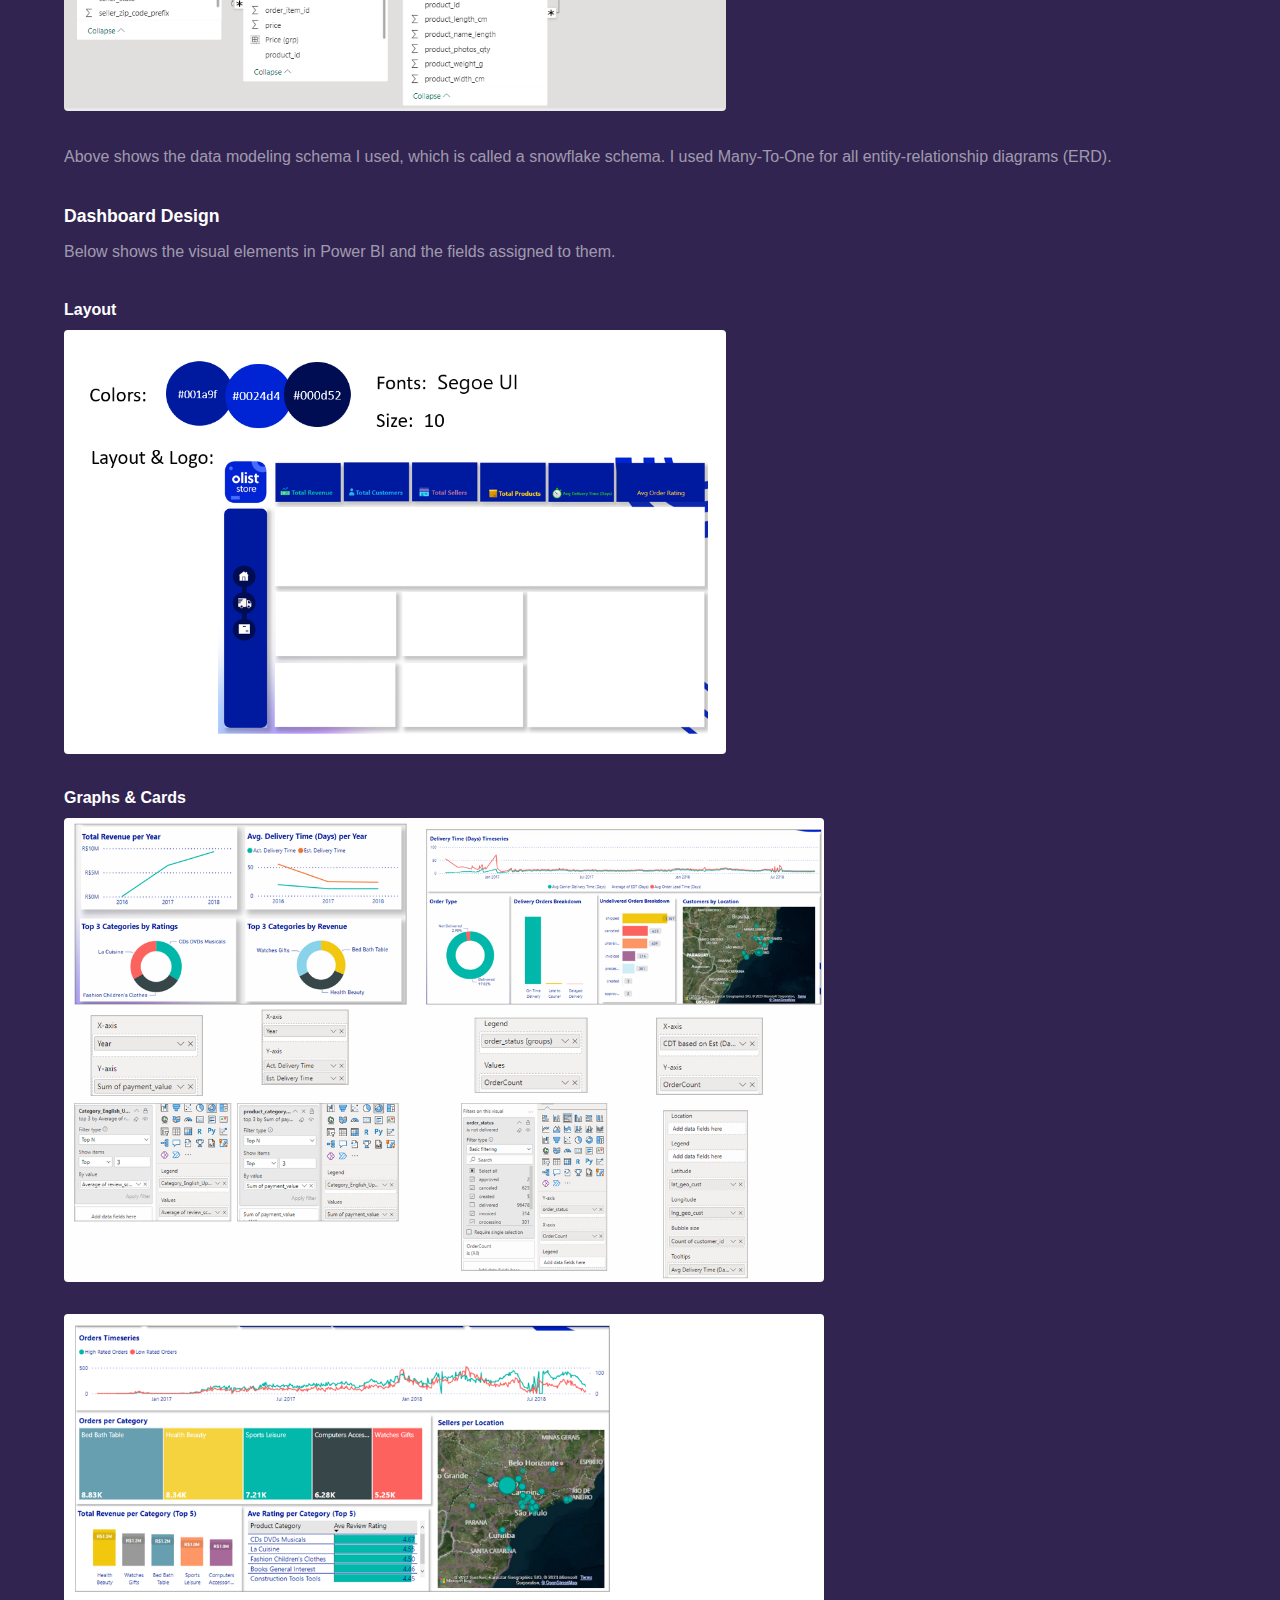
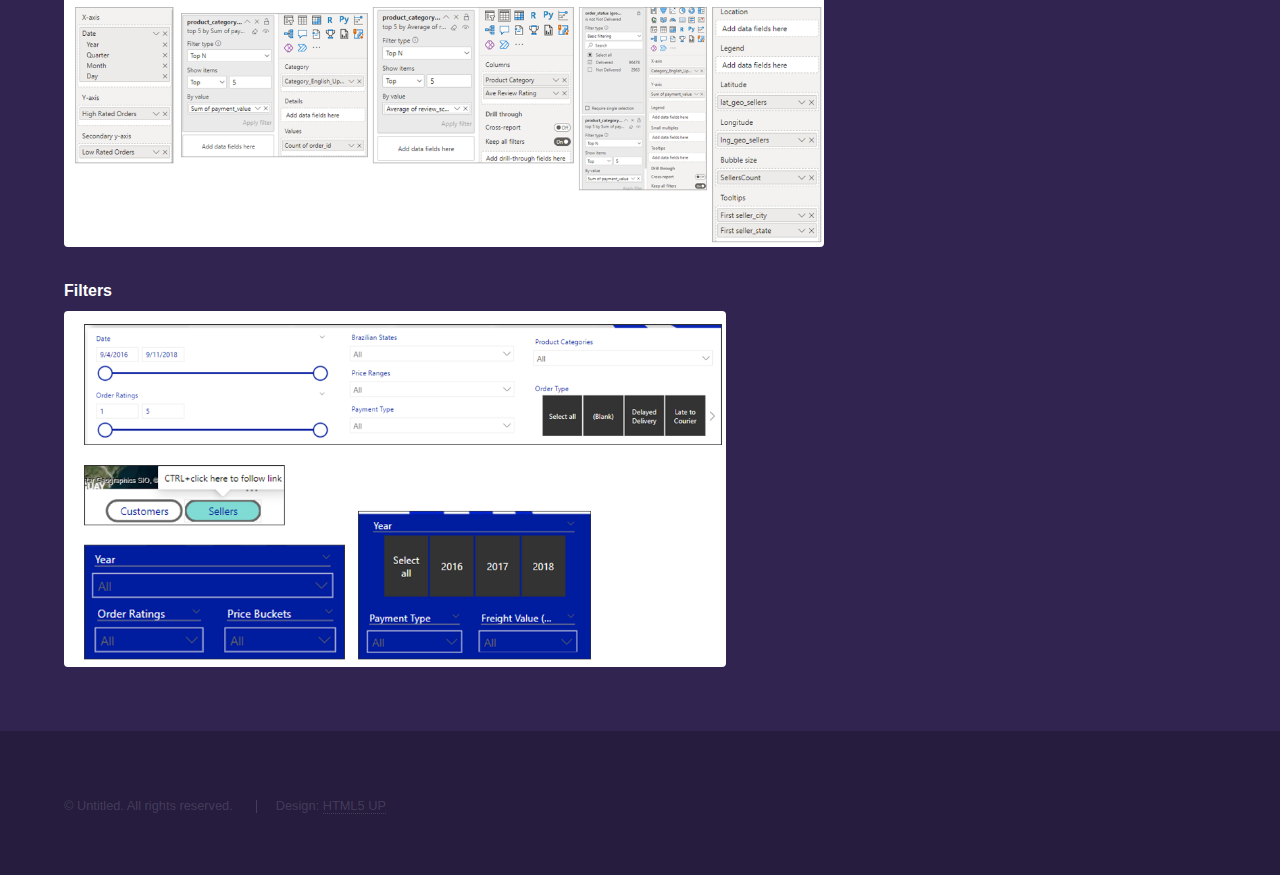
<file: Olist.html>
<!DOCTYPE HTML>
<!--
	Hyperspace by HTML5 UP
	html5up.net | @ajlkn
	Free for personal and commercial use under the CCA 3.0 license (html5up.net/license)
-->
<html>

<head>
	<title>eCommerce Data Visualization - Marina Manaois</title>
	<meta charset="utf-8" />
	<meta name="viewport" content="width=device-width, initial-scale=1, user-scalable=no" />
	<link rel="stylesheet" href="assets/css/main.css" />
	<noscript>
		<link rel="stylesheet" href="assets/css/noscript.css" />
	</noscript>
</head>

<body class="is-preload">

	<!-- Header -->
	<header id="header">
		<a href="index.html" class="title">Marina Manaois</a>
		<nav>
			<ul>
				<li><a href="index.html">Home</a></li>
				<li><a href="Olist.html" class="active">Project</a></li>
				<li><a href="https://github.com/marinaascmanaois/OlisteCommerceDataVisualization" target="_blank">Files</a></li>
			</ul>
		</nav>
	</header>

	<!-- Wrapper -->
	<div id="wrapper">

		<!-- Main -->
		<section id="main" class="wrapper">
			<div class="inner">
				<h1 class="major">Olist eCommerce Data Visualization</h1>
				<blockquote>This is a Refocus Final Task. As a data analyst consultant for an e-commerce company in
					Brazil, I have
					been tasked with analyzing their operational performance using a dataset of 100,000 orders from
					various marketplaces between 2016 and 2018. The report I am required to produce will consist of
					three main parts: a general dashboard, delivery performance, and product quality. The dataset
					contains information on customer location, product attributes, order status, price, payment, and
					freight performance. Additionally, customer reviews and a geolocation dataset linking Brazilian zip
					codes to latitude/longitude coordinates are available. The report's findings will influence the
					company's management decisions regarding future business development. The dataset is commercially
					sensitive and has been anonymized.</blockquote>
				<h3>General Dashboard</h3>
				<div class="box alt">
					<div class="row gtr-uniform">
						<div class="col-9"><span class="image fit"><img src="./images/olist-gen.png" alt="" /></span>
						</div>
					</div>
					<p></p>
					<h3>Delivery Performance Dashboard</h3>
					<div class="box alt">
						<div class="row gtr-uniform">
							<div class="col-9"><span class="image fit"><img src="./images/olist-del.png" alt="" /></span>
							</div>
						</div>
						<p></p>
						<h3>Product Quality Dashboard</h3>
						<div class="box alt">
							<div class="row gtr-uniform">
								<div class="col-9"><span class="image fit"><img src="./images/olist-prod.png"
											alt="" /></span></div>
							</div>
							<p></p>
							<p></p>
							<p></p>
							<h2>Business Objectives</h2>
							<p>The general dashboard will be established after the business metrics of delivery
								performance and product quality are planned out. The following bullet points and its
								sequence are part of my thought process before creating the dashboards:</p>
							<h4>Delivery Performance</h4>
							<li>Analyzing the Order Lead Time (OLT), we can identify
								if the
								e-commerce platform is meeting customer expectations of timely delivery. A longer
								OLT may lead to customer dissatisfaction and impact customer loyalty. </li>
							<li>Analyzing the Carrier Delivery Time (CDT), we can identify if the carriers are
								delivering the orders
								within the expected time frame. A longer CDT may indicate inefficiencies in the
								carrier's delivery processes and may require attention.</li>
							<li>Comparing the OLT and Estimated Delivery Time (EDT), we can identify if the
								e-commerce platform is
								delivering the orders as per the promised delivery timeline. A longer OLT than EDT
								may indicate delivery delays and require corrective actions.</li>
							<p></p>
							<blockquote>
								Key metrics: <li>Average freight cost per order</li>
								<li>Total Orders or Deliveries</li>
								<li>Average delivery/processing time</li>
								<li>Average Customer Delivery Time</li>
								<li>Average Courier Delivery Time</li>
							</blockquote>
							<h4>Product Quality</h4>
							<li>Product ratings and reviews provide valuable feedback on customer satisfaction and
								quality. High ratings and positive reviews indicate quality products while low ratings
								and negative reviews highlight areas for improvement. Monitor and take action to address
								customer feedback.</li>
							<li>Monitoring product popularity and demand helps understand which products are most
								popular with customers, informing inventory management and development decisions.
								Popular products may require additional production or inventory while less popular
								products may need reevaluation to better meet customer preferences.</li>
							<li>Monitoring the average price of products helps to understand competitor pricing and
								ensure competitiveness. Balance pricing with quality and customer demand to offer
								products at a reasonable price point. Investigate the relationship between product price
								and quality, identifying opportunities to improve quality without significant price
								increases.</li>
							<p> </p>
							<blockquote> Key metrics
								<li>Total Number of Products</li>
								<li>Total Revenue</li>
								<li>Average Price per Order</li>
								<li>Average Review Rating</li>
								<li>No. of Orders that rated 4-5 stars</li>
								<li>No. of Orders that rated 1-3 stars</li>
							</blockquote>
							<h4>General Dashboard</h4>
							Key metrics
							<li>Total revenue</li>
							<li>Total revenue generated over time</li>
							<li>Number of orders</li>
							<li>Number of orders placed and fulfilled</li>
							<li>Average order value Average value of each order</li>
							<li>Number of customers and their distribution across different regions</li>
							<li>Sales by product categories Sales distribution by product categories</li>
							<li>Sales by sellers</li>
							<li>Sales distribution by sellers</li>
							<li>Review scores Average review scores and sentiments</li>
							<p></p>
							<h2>Methodology</h2>
							<h3>Data Cleaning & Processing</h3>
							<div class="box alt">
								<div class="row gtr-uniform">
									<div class="col-5"><span class="image fit"><img src="./images/olist5.png"
												alt="" /></span></div>
								</div>
								<p></p>
								<div class="box alt">
									<div class="row gtr-uniform">
										<div class="col-10"><span class="image fit"><img src="./images/olist6.png"
													alt="" /></span></div>
									</div>
									<p></p>
									<p>There are nine (9) datasets. Above is a sample of only the Fact Table which is
										titled "olist_orders_dataset".
										Upon reviewing the dataset in Excel, I have determined the necessary metrics for
										the analysis. Utilizing the "ids" column, I will generate a "OrderCount"
										metric, while the order dates will form the basis of a timeseries graph for the
										delivery dashboard. Almost all the columns were used in this project. However,
										the usual data cleaning such as removing duplicate rows, replace null to "No
										Data", promoting headers, adding measures (ex. Order Lead Time and Dates), and
										creating buckets were done as part of the processing of data. I also renamed the
										Dimension Tables and Fact Tables accordingly for easy data modeling.</p>
									<h3>Data Modeling</h3>
									<div class="box alt">
										<div class="row gtr-uniform">
											<div class="col-7"><span class="image fit"><img src="./images/olist8.png"
														alt="" /></span></div>
										</div>
										<p></p>
										<p>Above shows the data modeling schema I used, which is called a snowflake
											schema. I used Many-To-One for all entity-relationship diagrams (ERD). </p>
										<p></p>
										<h3>Dashboard Design</h3>
										<p>Below shows the visual elements in Power BI and the fields assigned to them.
										</p>
										<h4>Layout</h4>
										<div class="box alt">
											<div class="row gtr-uniform">
												<div class="col-7"><span class="image fit"><img src="./images/olist1.png"
															alt="" /></span></div>
											</div>
											<p></p>
											<h4>Graphs & Cards</h4>
											<div class="box alt">
												<div class="row gtr-uniform">
													<div class="col-8"><span class="image fit"><img
																src="./images/olist2.png" alt="" /></span></div>
												</div>
												<p></p>
												<div class="box alt">
													<div class="row gtr-uniform">
														<div class="col-8"><span class="image fit"><img
																	src="./images/olist3.png" alt="" /></span></div>
													</div>
													<p></p>
													<h4>Filters</h4>
													<div class="box alt">
														<div class="row gtr-uniform">
															<div class="col-7"><span class="image fit"><img
																		src="./images/olist4.png" alt="" /></span></div>
														</div>
													</div>
		</section>

	</div>

	<!-- Footer -->
	<footer id="footer" class="wrapper alt">
		<div class="inner">
			<ul class="menu">
				<li>&copy; Untitled. All rights reserved.</li>
				<li>Design: <a href="http://html5up.net">HTML5 UP</a></li>
			</ul>
		</div>
	</footer>

	<!-- Scripts -->
	<script src="assets/js/jquery.min.js"></script>
	<script src="assets/js/jquery.scrollex.min.js"></script>
	<script src="assets/js/jquery.scrolly.min.js"></script>
	<script src="assets/js/browser.min.js"></script>
	<script src="assets/js/breakpoints.min.js"></script>
	<script src="assets/js/util.js"></script>
	<script src="assets/js/main.js"></script>

</body>

</html>
</file>
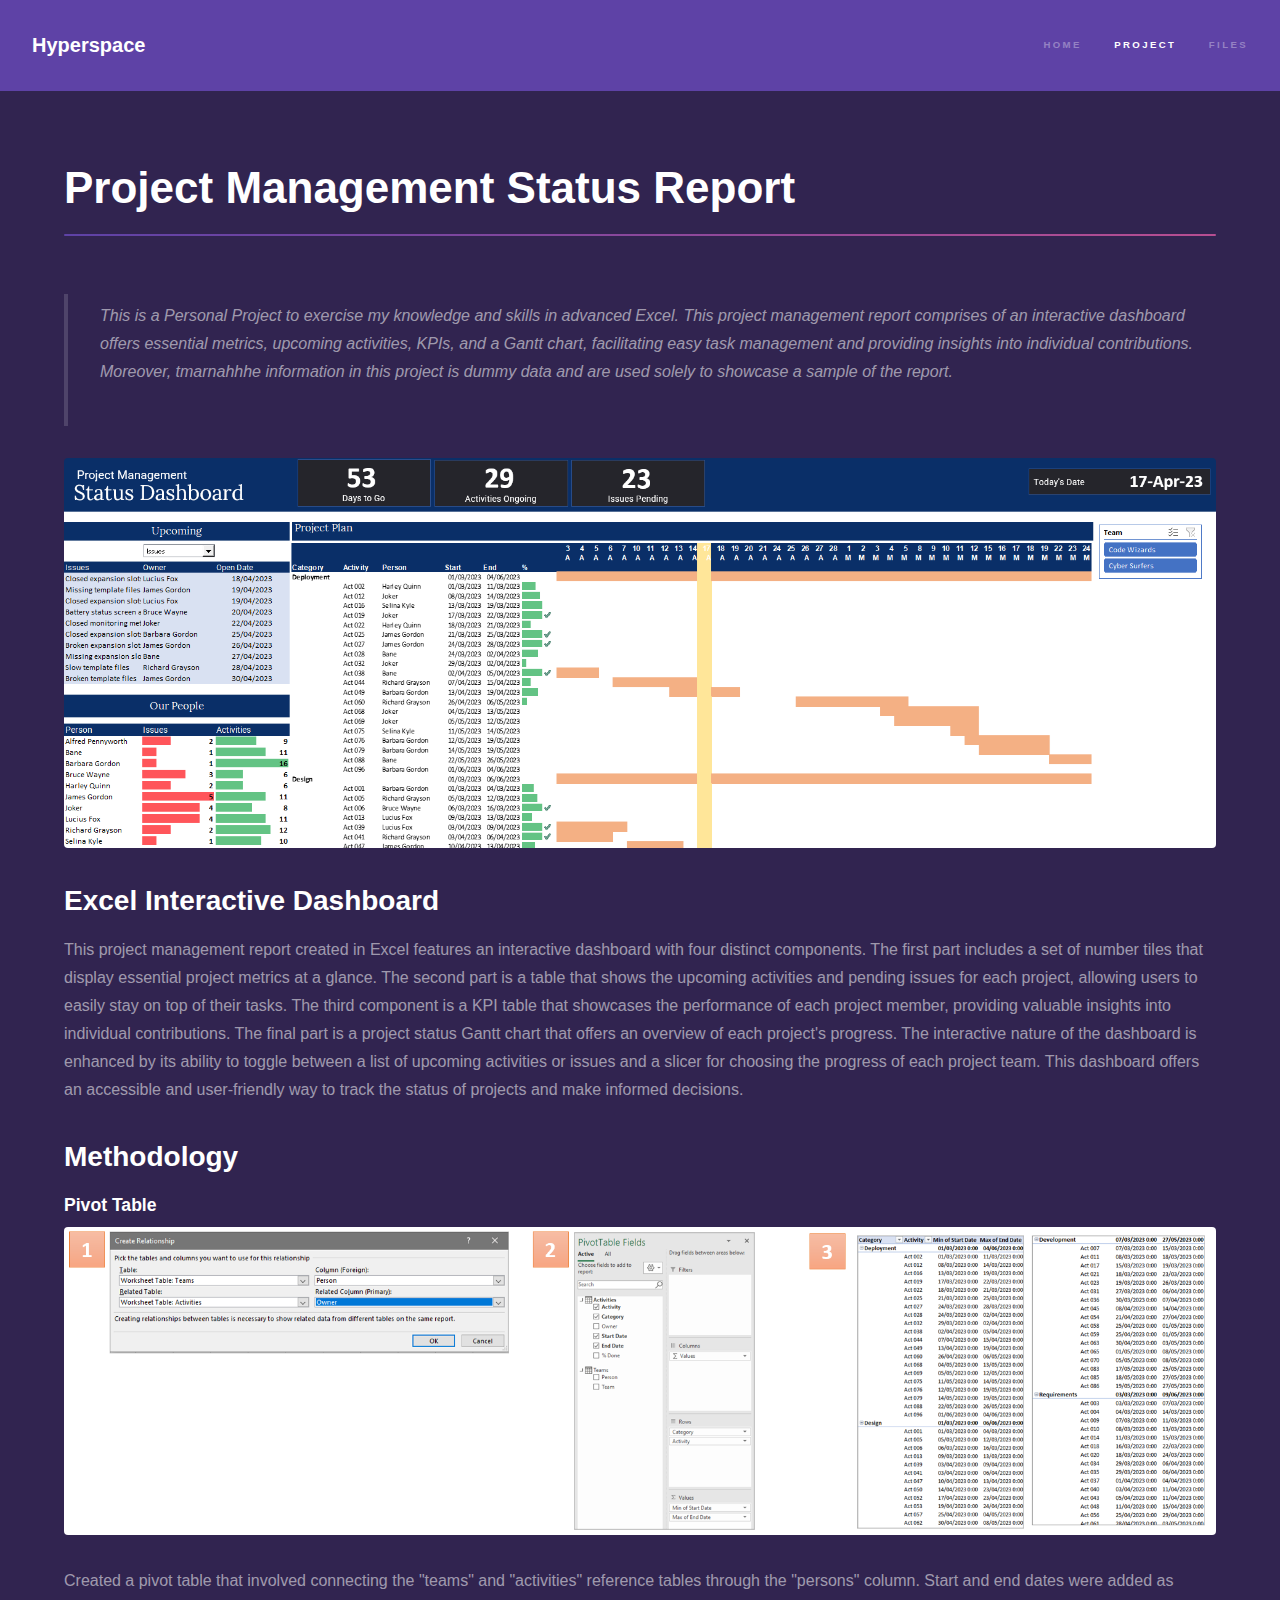
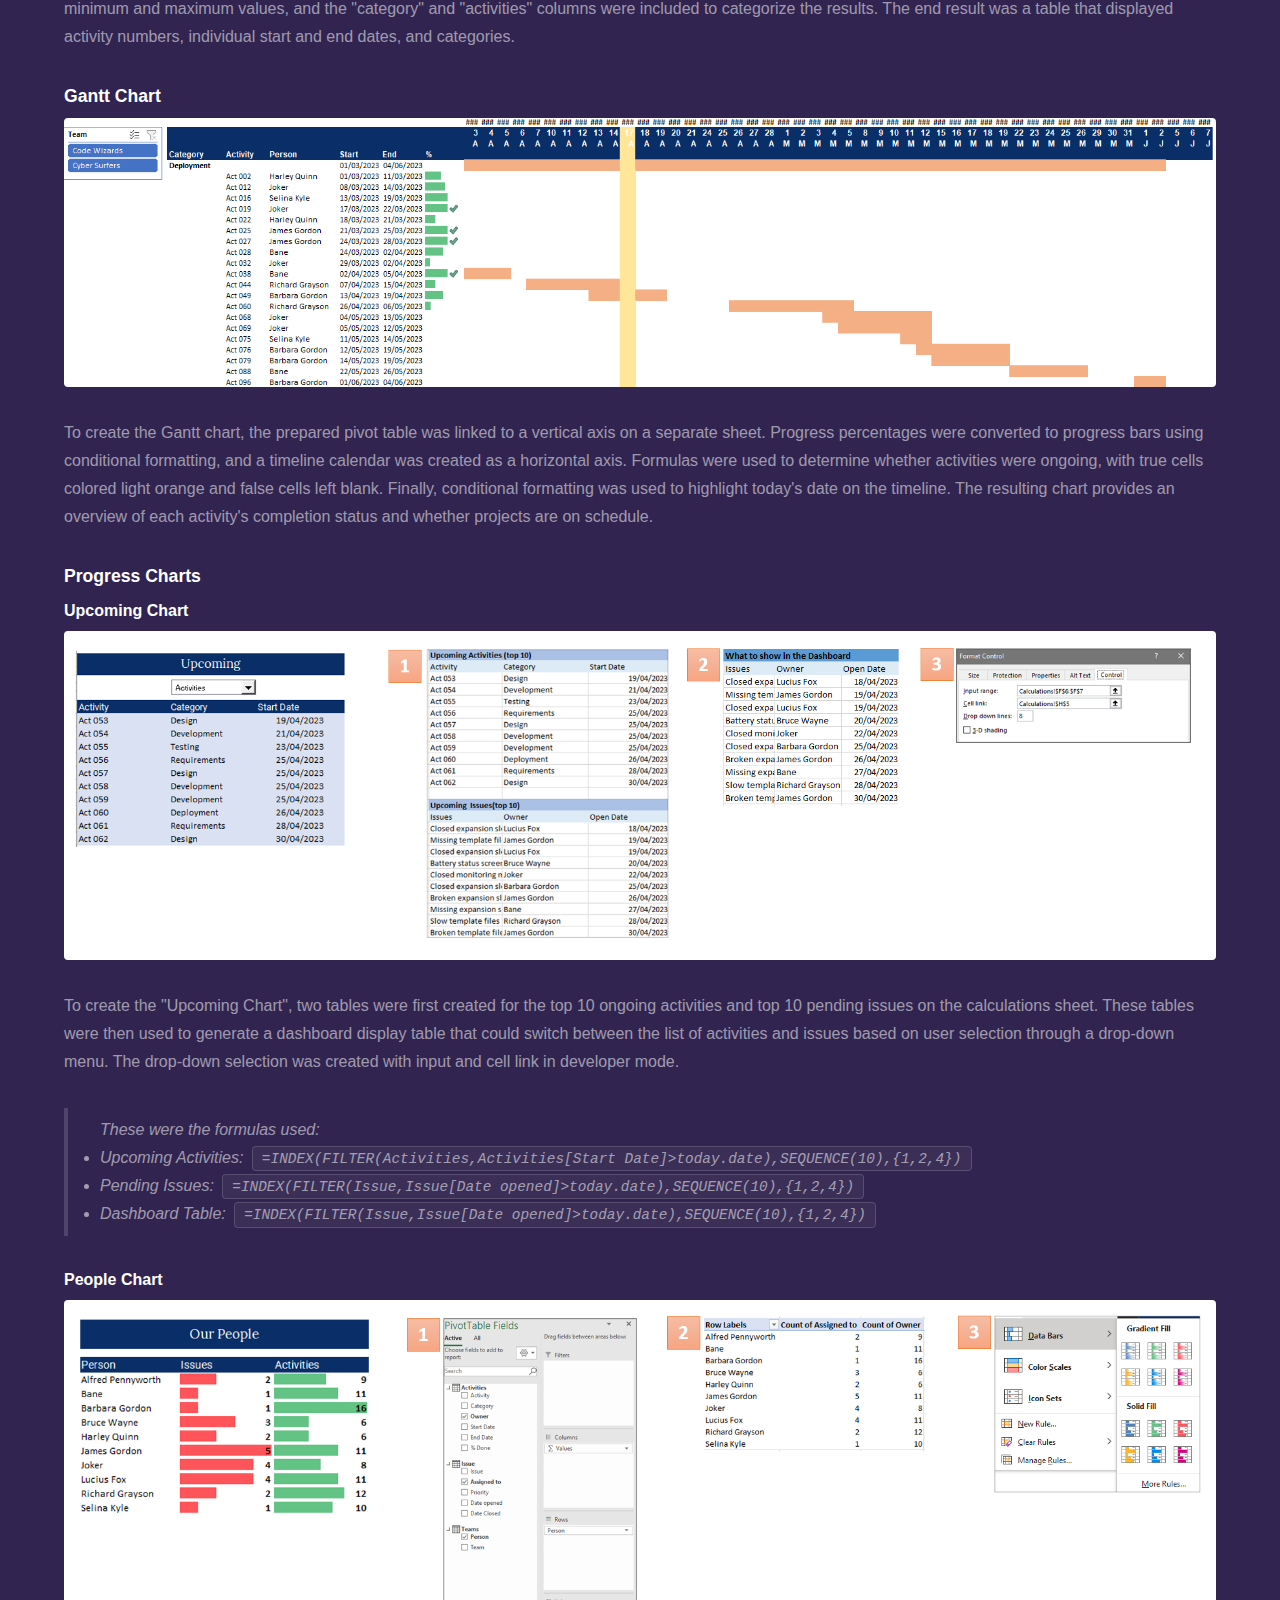
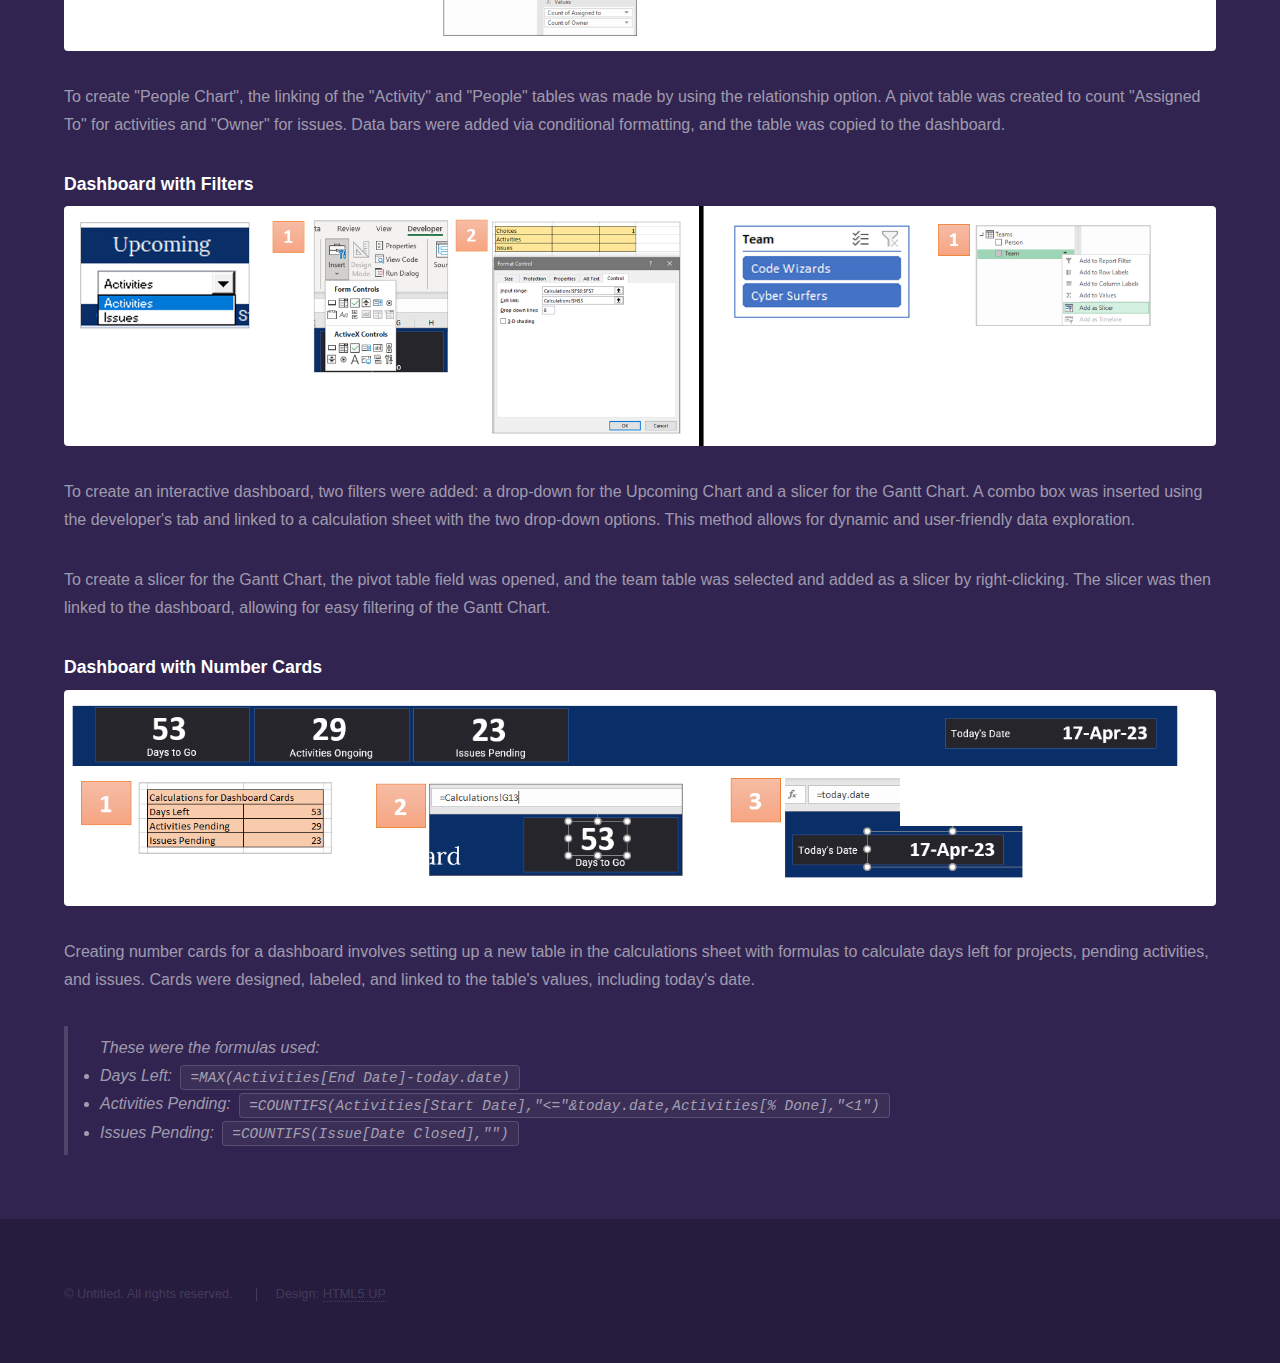
<file: PrjMan - Excel.html>
<!DOCTYPE HTML>
<!--
	Hyperspace by HTML5 UP
	html5up.net | @ajlkn
	Free for personal and commercial use under the CCA 3.0 license (html5up.net/license)
-->
<html>

<head>
	<title>Project Management Report - Marina Manaois</title>
	<meta charset="utf-8" />
	<meta name="viewport" content="width=device-width, initial-scale=1, user-scalable=no" />
	<link rel="stylesheet" href="assets/css/main.css" />
	<noscript>
		<link rel="stylesheet" href="assets/css/noscript.css" />
	</noscript>
</head>

<body class="is-preload">

	<!-- Header -->
	<header id="header">
		<a href="index.html" class="title">Hyperspace</a>
		<nav>
			<ul>
				<li><a href="index.html">Home</a></li>
				<li><a href="PrjMan - Excel.html" class="active">Project</a></li>
				<li><a href="https://github.com/marinaascmanaois/ProjectManagementReport" target="_blank">Files</a></li>
			</ul>
		</nav>
	</header>

	<!-- Wrapper -->
	<div id="wrapper">

		<!-- Main -->
		<section id="main" class="wrapper">
			<div class="inner">
				<h1 class="major">Project Management Status Report</h1>
				<blockquote>This is a Personal Project to exercise my knowledge and skills in advanced Excel. This
					project management report comprises of an interactive dashboard offers essential metrics,
					upcoming activities, KPIs, and a Gantt chart, facilitating easy task management and providing
					insights into individual contributions. Moreover, tmarnahhhe information
					in this project is dummy data and are used solely to showcase a sample of the report.</p></blockquote>
					<p></p>
				<span class="image fit"><img src="./images/prjman.png" alt="" /></span>
				<h2>Excel Interactive Dashboard</h2>
				<p>This project management report created in Excel features an interactive dashboard with four distinct
					components. The first part includes a set of number tiles
					that display essential project metrics at a glance. The second part is a table that shows the
					upcoming activities and pending issues for each project,
					allowing users to easily stay on top of their tasks. The third component is a KPI table that
					showcases the performance of each project member,
					providing valuable insights into individual contributions. The final part is a project status Gantt
					chart that offers an overview of each project's progress.
					The interactive nature of the dashboard is enhanced by its ability to toggle between a list of
					upcoming activities or issues and a slicer for choosing the progress of each
					project team. This dashboard offers an accessible and user-friendly way to track the status of
					projects and make informed decisions.</p>
				<h2>Methodology</h2>
				<h3>Pivot Table</h3>
				<span class="image fit"><img src="./images/prjman-piv.png" alt="" /></span>
				<p>Created a pivot table that involved connecting the "teams" and "activities" reference tables through
					the "persons" column.
					Start and end dates were added as minimum and maximum values,
					and the "category" and "activities" columns were included to categorize the results.
					The end result was a table that displayed activity numbers, individual start and end dates, and
					categories.</p>
				<h3>Gantt Chart</h3>
				<span class="image fit"><img src="./images/prjman-gant.png" alt="" /></span>
				<p>To create the Gantt chart, the prepared pivot table was linked to a vertical axis on a separate
					sheet.
					Progress percentages were converted to progress bars using conditional formatting,
					and a timeline calendar was created as a horizontal axis. Formulas were used to determine whether
					activities were ongoing,
					with true cells colored light orange and false cells left blank. Finally, conditional formatting was
					used to highlight today's date on the timeline.
					The resulting chart provides an overview of each activity's completion status and whether projects
					are on schedule.</p>
				<h3>Progress Charts</h3>
				<h4>Upcoming Chart</h4>
				<span class="image fit"><img src="./images/prjman-upc.png" alt="" /></span>
				<p>To create the "Upcoming Chart", two tables were first created for the top 10 ongoing activities and
					top 10 pending issues on the calculations sheet.
					These tables were then used to generate a dashboard display table that could switch between the list
					of activities and issues based on user selection through a drop-down menu.
					The drop-down selection was created with input and cell link in developer mode.</p>
				<blockquote>These were the formulas used:
					<li>Upcoming Activities:
						<code>=INDEX(FILTER(Activities,Activities[Start Date]>today.date),SEQUENCE(10),{1,2,4})</code>
					</li>
					<li>Pending Issues:
						<code>=INDEX(FILTER(Issue,Issue[Date opened]>today.date),SEQUENCE(10),{1,2,4})</code></li>
					<li>Dashboard Table:
						<code>=INDEX(FILTER(Issue,Issue[Date opened]>today.date),SEQUENCE(10),{1,2,4})</code></li>
				</blockquote>
				<h4>People Chart</h4>
				<span class="image fit"><img src="./images/prjman-ppl.png" alt="" /></span>
				<p>To create "People Chart", the linking of the "Activity" and "People" tables was made by using the
					relationship option.
					A pivot table was created to count "Assigned To" for activities and "Owner" for issues.
					Data bars were added via conditional formatting, and the table was copied to the dashboard.</p>
				<h3>Dashboard with Filters</h3>
				<span class="image fit"><img src="./images/prjman-slcr.png" alt="" /></span>
				<p>To create an interactive dashboard, two filters were added: a drop-down for the Upcoming Chart and a
					slicer for the Gantt Chart.
					A combo box was inserted using the developer's tab and linked to a calculation sheet with the two
					drop-down options.
					This method allows for dynamic and user-friendly data exploration.</p>
				<p>To create a slicer for the Gantt Chart, the pivot table field was opened, and the team table was
					selected and added as a slicer by right-clicking.
					The slicer was then linked to the dashboard,
					allowing for easy filtering of the Gantt Chart.</p>
				<h3>Dashboard with Number Cards</h3>
				<span class="image fit"><img src="./images/prjman-crds.png" alt="" /></span>
				<p>Creating number cards for a dashboard involves setting up a new table in the calculations sheet with
					formulas to calculate days left for projects, pending activities, and issues.
					Cards were designed, labeled,
					and linked to the table's values, including today's date.</p>
				<blockquote>These were the formulas used:
					<li>Days Left: <code>=MAX(Activities[End Date]-today.date)</code></li>
					<li>Activities Pending:
						<code>=COUNTIFS(Activities[Start Date],"<="&today.date,Activities[% Done],"<1")</code></li>
					<li>Issues Pending: <code>=COUNTIFS(Issue[Date Closed],"")</code></li>
				</blockquote>
			</div>
		</section>

	</div>

	<!-- Footer -->
	<footer id="footer" class="wrapper alt">
		<div class="inner">
			<ul class="menu">
				<li>&copy; Untitled. All rights reserved.</li>
				<li>Design: <a href="http://html5up.net">HTML5 UP</a></li>
			</ul>
		</div>
	</footer>

	<!-- Scripts -->
	<script src="assets/js/jquery.min.js"></script>
	<script src="assets/js/jquery.scrollex.min.js"></script>
	<script src="assets/js/jquery.scrolly.min.js"></script>
	<script src="assets/js/browser.min.js"></script>
	<script src="assets/js/breakpoints.min.js"></script>
	<script src="assets/js/util.js"></script>
	<script src="assets/js/main.js"></script>

</body>

</html>
</file>
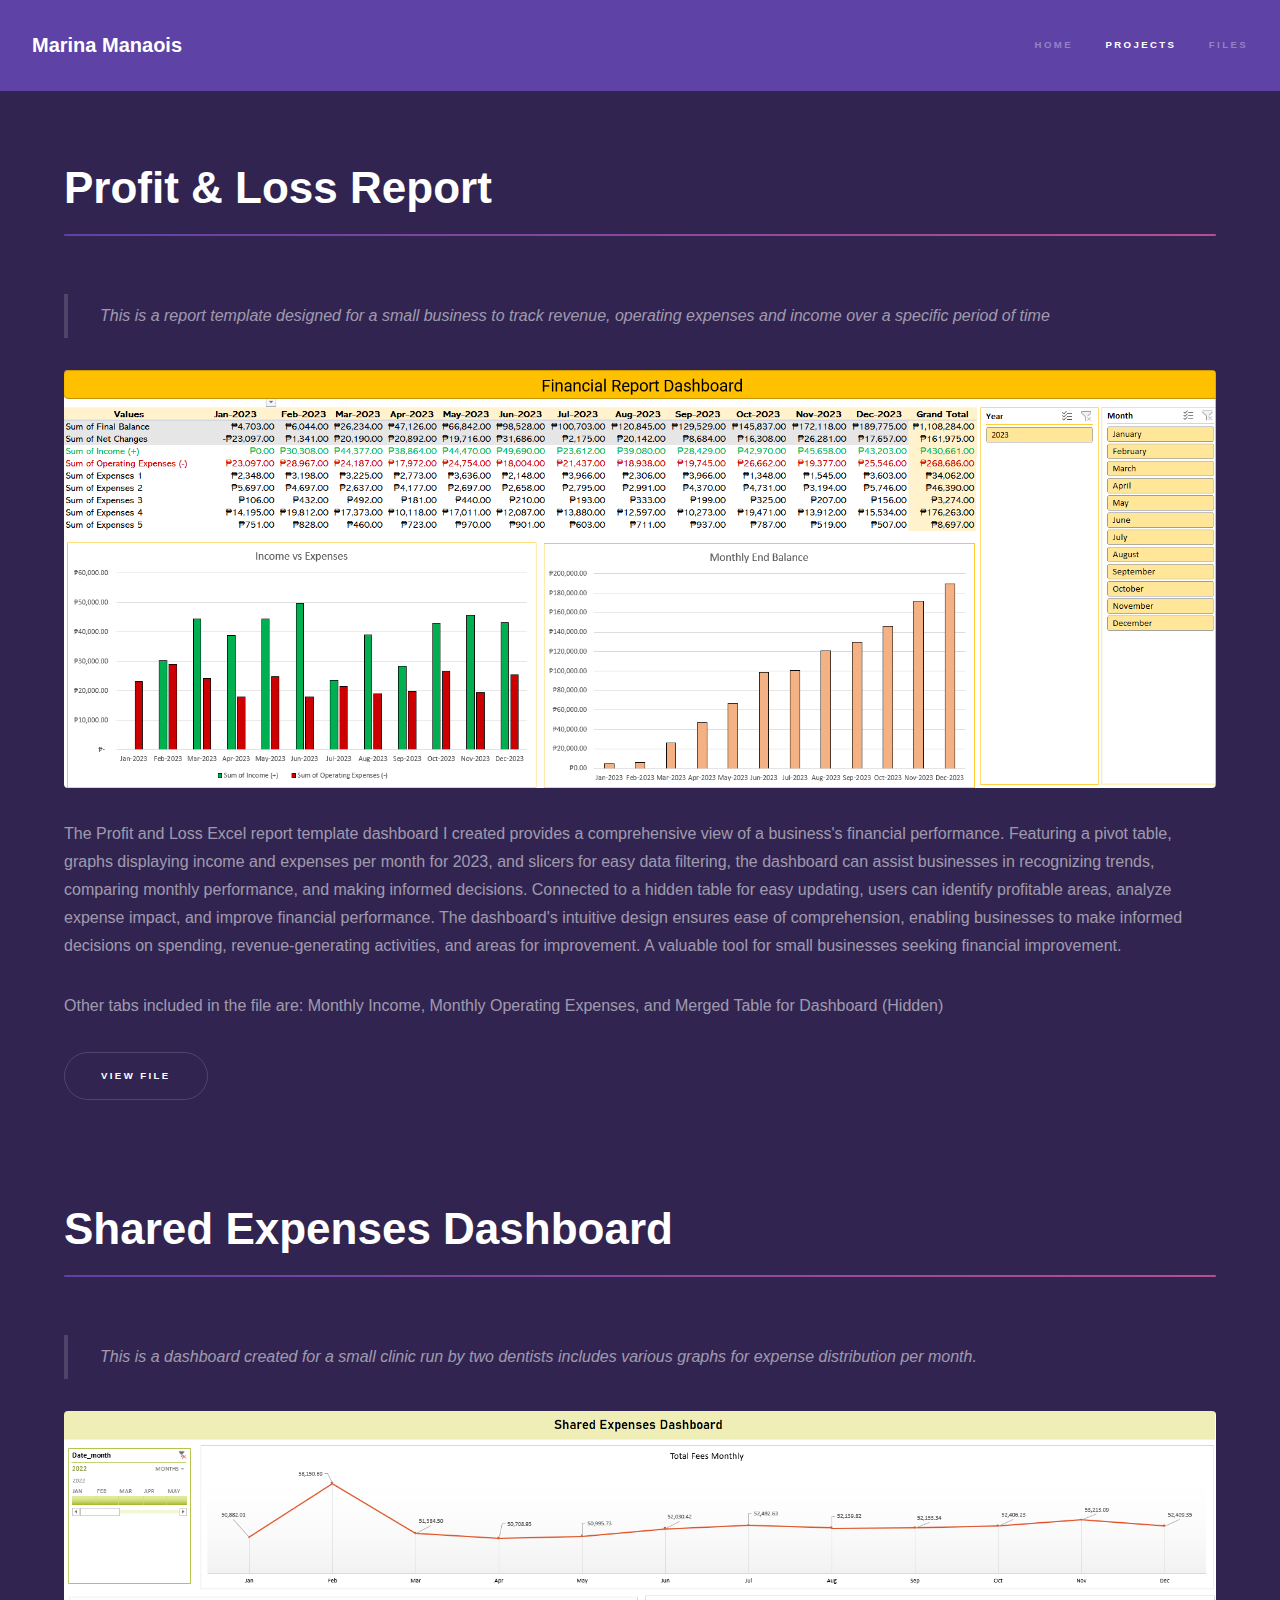
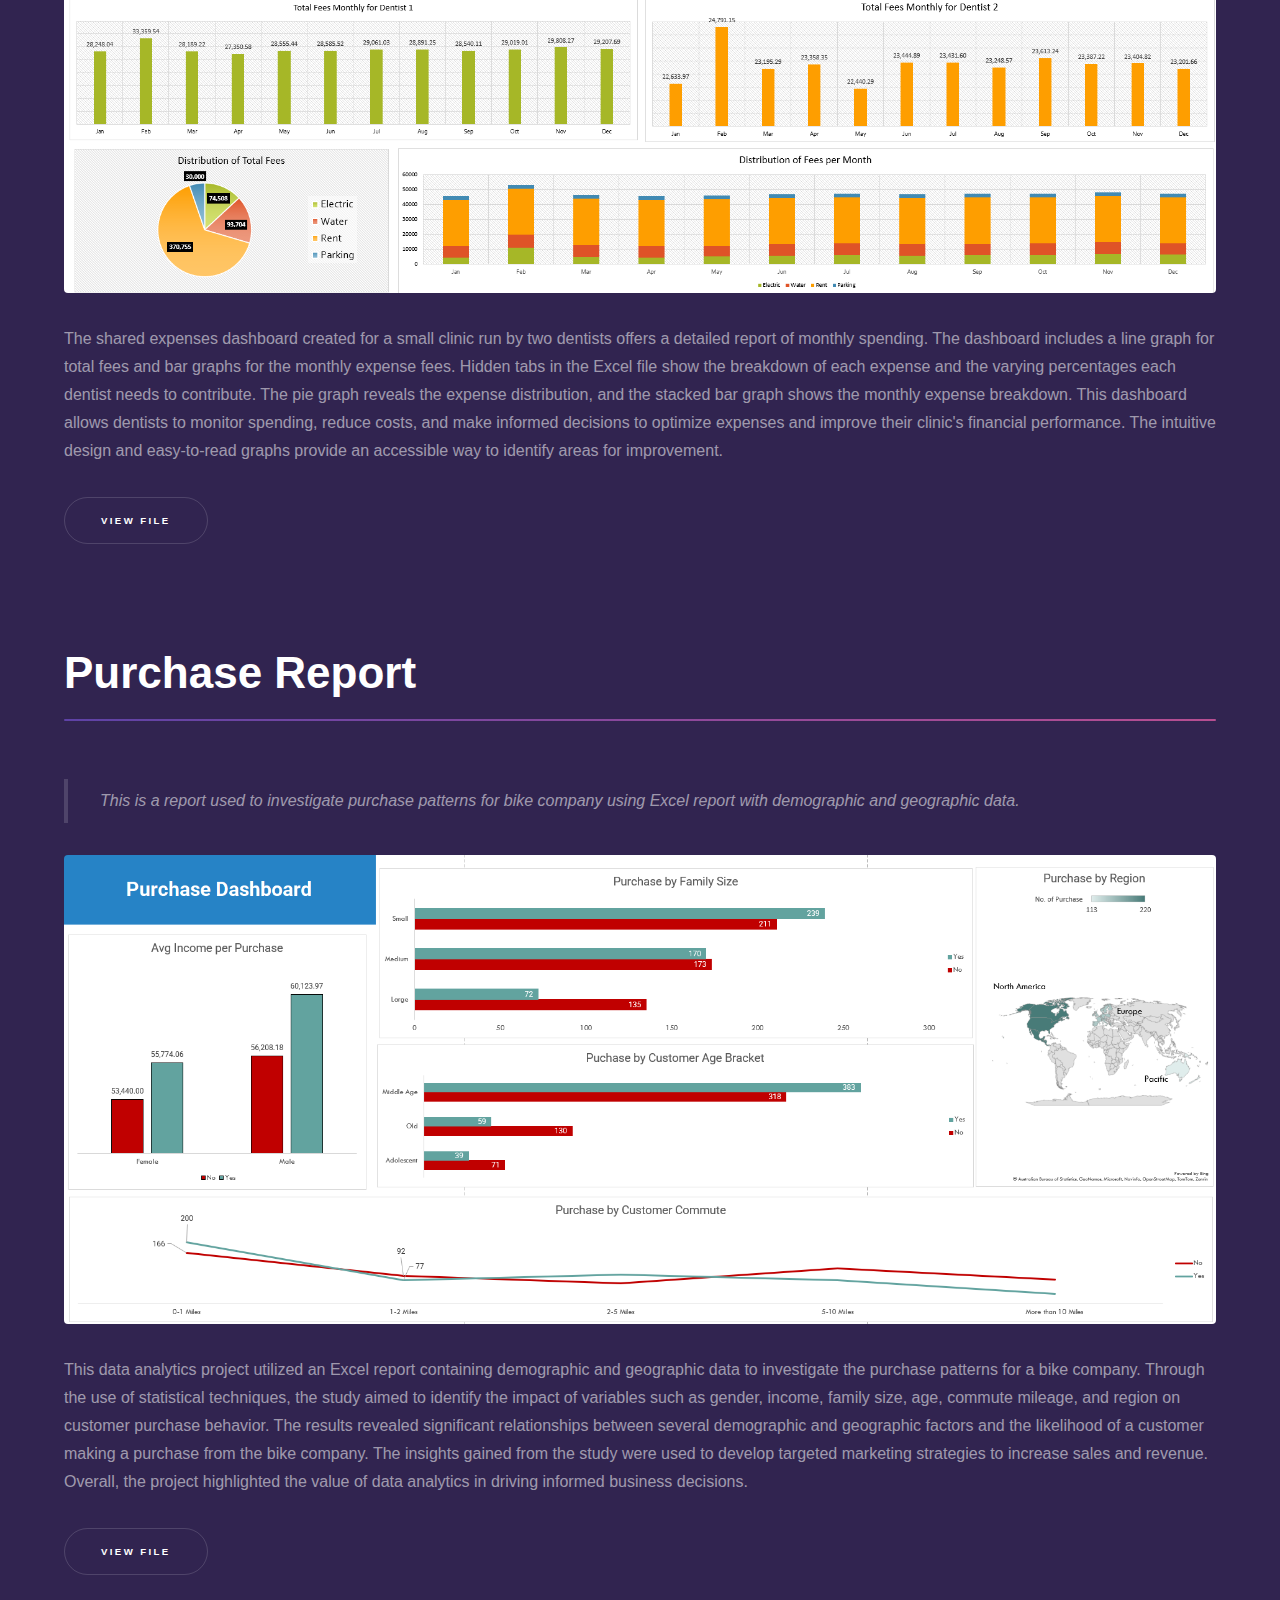
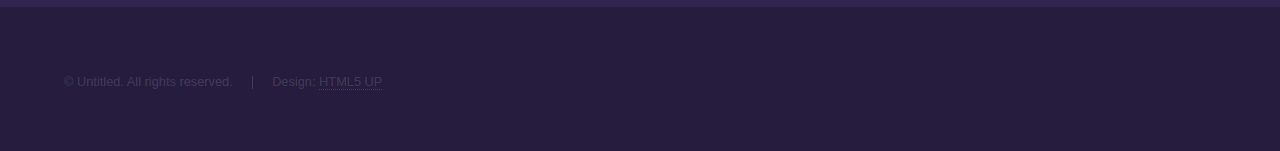
<file: Reports-Excel.html>
<!DOCTYPE HTML>
<!--
	Hyperspace by HTML5 UP
	html5up.net | @ajlkn
	Free for personal and commercial use under the CCA 3.0 license (html5up.net/license)
-->
<html>
	<head>
		<title>Excel Reports - Marina Manaois</title>
		<meta charset="utf-8" />
		<meta name="viewport" content="width=device-width, initial-scale=1, user-scalable=no" />
		<link rel="stylesheet" href="assets/css/main.css" />
		<noscript><link rel="stylesheet" href="assets/css/noscript.css" /></noscript>
	</head>
	<body class="is-preload">

		<!-- Header -->
			<header id="header">
				<a href="index.html" class="title">Marina Manaois</a>
				<nav>
					<ul>
						<li><a href="index.html">Home</a></li>
						<li><a href="Reports-Excel.html" class="active">Projects</a></li>
						<li><a href="https://github.com/marinaascmanaois/ReportsInExcel" target="_blank">Files</a></li>
					</ul>
				</nav>
			</header>

		<!-- Wrapper -->
			<div id="wrapper">

				<!-- Main -->
					<section id="main" class="wrapper">
						<div class="inner">
							<h1 class="major">Profit & Loss Report</h1>
							<blockquote>This is a report template designed for a small business to track revenue, operating expenses and income over a specific period of time</blockquote>
							<span class="image fit"><img src="./images/rprt1.png" alt="" /></span>
							<p>The Profit and Loss Excel report template dashboard I created provides a comprehensive view of a business's financial performance. Featuring a pivot table, graphs displaying income and expenses per month for 2023, and slicers for easy data filtering, the dashboard can assist businesses in recognizing trends, comparing monthly performance, and making informed decisions. Connected to a hidden table for easy updating, users can identify profitable areas, analyze expense impact, and improve financial performance. The dashboard's intuitive design ensures ease of comprehension, enabling businesses to make informed decisions on spending, revenue-generating activities, and areas for improvement. 
								A valuable tool for small businesses seeking financial improvement. </p>
							<p>Other tabs included in the file are: Monthly Income, Monthly Operating Expenses, and Merged Table for Dashboard (Hidden)</p>
							<p></p>
							<a href="https://github.com/awkn00dle/ReportsInExcel/blob/main/Profit%20%26%20Loss%20-%20Tables%20%26%20Dashboard.xlsx" target="_blank" class="button">View File</a>
							
						</div>
					</section>
					<section id="main" class="wrapper">
						<div class="inner">
							<h1 class="major">Shared Expenses Dashboard</h1>
							<blockquote>This is a dashboard created for a small clinic run by two dentists includes various graphs for expense distribution per month.</blockquote>
							<span class="image fit"><img src="./images/rprt2.png" alt="" /></span>
							<p>The shared expenses dashboard created for a small clinic run by two dentists offers a detailed report of monthly spending. The dashboard includes a line graph for total fees and bar graphs for the monthly expense fees. Hidden tabs in the Excel file show the breakdown of each expense and the varying percentages each dentist needs to contribute. The pie graph reveals the expense distribution, and the stacked bar graph shows the monthly expense breakdown. This dashboard allows dentists to monitor spending, reduce costs, and make informed decisions to optimize expenses and improve their clinic's financial performance. The intuitive design and easy-to-read graphs provide an accessible way to identify areas for improvement.</p>
							<a href="https://github.com/awkn00dle/ReportsInExcel/blob/main/Shared%20Expenses%20Excel%20Dashboard.xlsx" target="_blank" class="button">View File</a>
						</div>
					</section>
					<section id="main" class="wrapper">
						<div class="inner">
							<h1 class="major">Purchase Report</h1>
							<blockquote>This is a report used to investigate purchase patterns for bike company using Excel report with demographic and geographic data.</blockquote>
							<span class="image fit"><img src="./images/rprt3.png" alt="" /></span>
							<p>This data analytics project utilized an Excel report containing demographic and geographic data to investigate the purchase patterns for a bike company. Through the use of statistical techniques, the study aimed to identify the impact of variables such as gender, income, family size, age, commute mileage, and region on customer purchase behavior. The results revealed significant relationships between several demographic and geographic factors and the likelihood of a customer making a purchase from the bike company. The insights gained from the study were used to develop targeted marketing strategies to increase sales and revenue. Overall, the project highlighted the value of data analytics in driving informed business decisions.</p>
							<a href="https://github.com/awkn00dle/ReportsInExcel/blob/main/Shared%20Expenses%20Excel%20Dashboard.xlsx" target="_blank" class="button">View File</a>
						</div>
					</section>
					

			</div>

		<!-- Footer -->
			<footer id="footer" class="wrapper alt">
				<div class="inner">
					<ul class="menu">
						<li>&copy; Untitled. All rights reserved.</li><li>Design: <a href="http://html5up.net">HTML5 UP</a></li>
					</ul>
				</div>
			</footer>

		<!-- Scripts -->
			<script src="assets/js/jquery.min.js"></script>
			<script src="assets/js/jquery.scrollex.min.js"></script>
			<script src="assets/js/jquery.scrolly.min.js"></script>
			<script src="assets/js/browser.min.js"></script>
			<script src="assets/js/breakpoints.min.js"></script>
			<script src="assets/js/util.js"></script>
			<script src="assets/js/main.js"></script>

	</body>
</html>
</file>
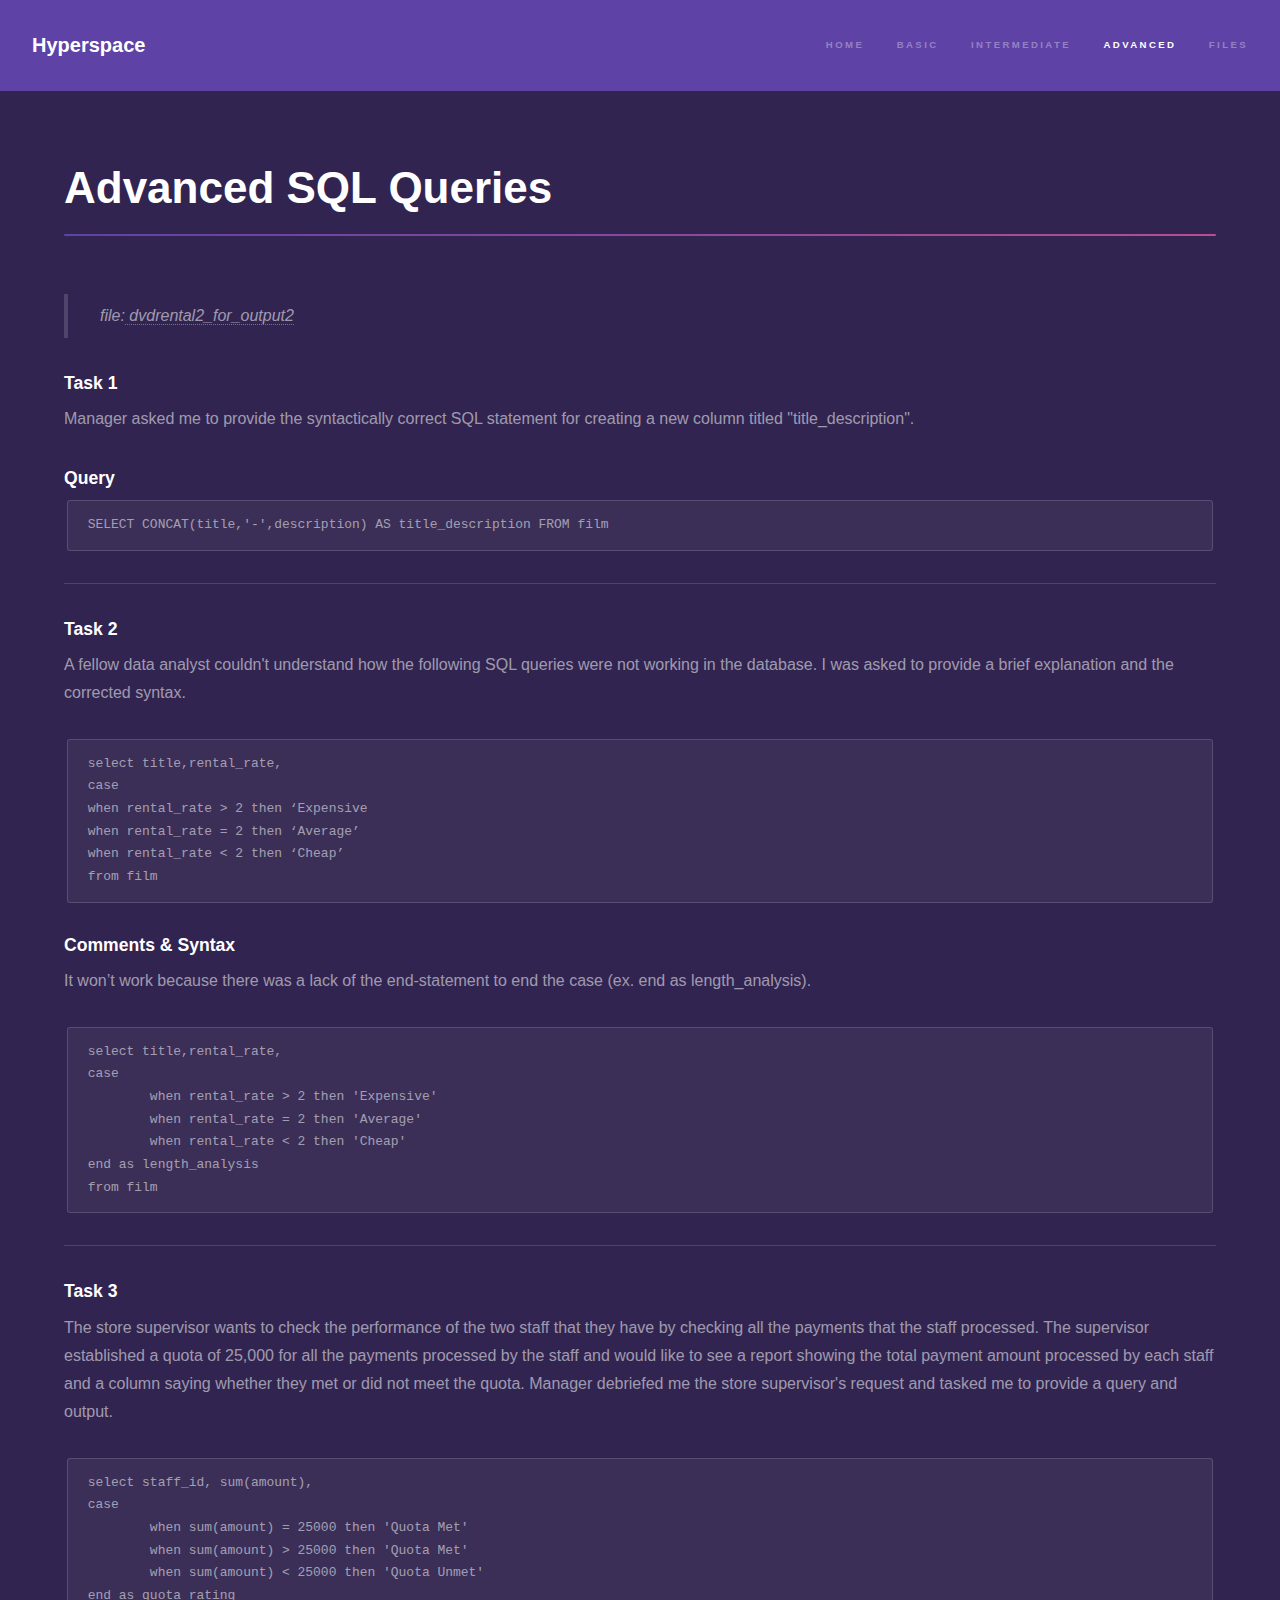
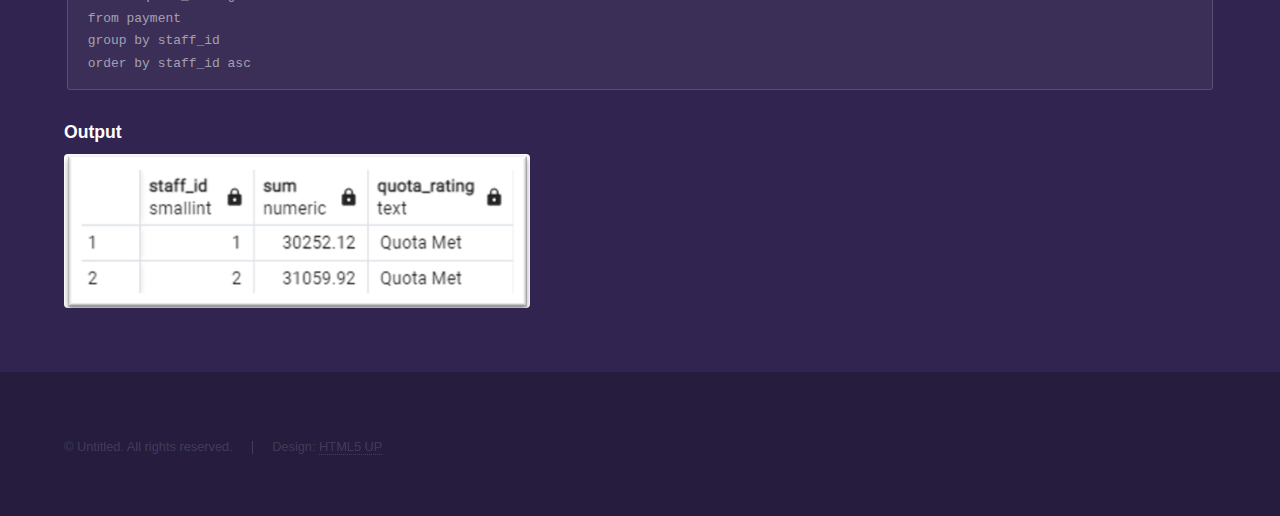
<file: SQL-Adv.html>
<!DOCTYPE HTML>
<!--
	Hyperspace by HTML5 UP
	html5up.net | @ajlkn
	Free for personal and commercial use under the CCA 3.0 license (html5up.net/license)
-->
<html>
	<head>
		<title>Advanced SQL - Marina Manaois</title>
		<meta charset="utf-8" />
		<meta name="viewport" content="width=device-width, initial-scale=1, user-scalable=no" />
		<link rel="stylesheet" href="assets/css/main.css" />
		<noscript><link rel="stylesheet" href="assets/css/noscript.css" /></noscript>
	</head>
	<body class="is-preload">

		<!-- Header -->
			<header id="header">
				<a href="index.html" class="title">Hyperspace</a>
				<nav>
					<ul>
						<li><a href="index.html">Home</a></li>
						<li><a href="SQL-Basic.html">Basic</a></li>
						<li><a href="SQL-Int.html" >Intermediate</a></li>
						<li><a href="SQL-Adv.html" class="active">Advanced</a></li>
						<li><a href="https://github.com/marinaascmanaois/SQLdvdrentalTasks/tree/UpdateMar1323" target="_blank" >Files</a></li>
					</ul>
				</nav>
			</header>

		<!-- Wrapper -->
			<div id="wrapper">

				<!-- Main -->
					<section id="main" class="wrapper">
						<div class="inner">
							<h1 class="major">Advanced SQL Queries</h1>
							<blockquote>file:<a href="https://github.com/marinaascmanaois/SQLdvdrentalTasks/blob/UpdateMar1323/dvdrental2_for_output2.tar" target="_blank" >  dvdrental2_for_output2</a></blockquote>
							<h3>Task 1</h3>
							<p>Manager asked me to provide the syntactically correct SQL statement for creating a new column titled "title_description".</p>
							<h3>Query</h3>
							<pre><code>SELECT CONCAT(title,'-',description) AS title_description FROM film
</code></pre>
<p></p>
<p></p>
<hr />						
							<h3>Task 2</h3>
							<p>A fellow data analyst couldn't understand how the following SQL queries were not working 
								in the database.
								I was asked to provide a brief explanation and the corrected syntax.</p>
							<pre><code>select title,rental_rate,
case 
when rental_rate > 2 then ‘Expensive
when rental_rate = 2 then ‘Average’
when rental_rate < 2 then ‘Cheap’
from film</code></pre>
							<h3>Comments & Syntax</h3>
							<p>It won’t work because there was a lack of the end-statement to end the case (ex. end as length_analysis).</p>
							<pre><code>select title,rental_rate,
case 
	when rental_rate > 2 then 'Expensive'
	when rental_rate = 2 then 'Average'
	when rental_rate < 2 then 'Cheap'
end as length_analysis
from film</code></pre>
<p></p>
<p></p>
<hr />		
							<h3>Task 3</h3>
							<p>The store supervisor wants to check the performance of the two
								staff that they have by checking all the payments that the staff
								processed. The supervisor established a quota of 25,000 for all the
								payments processed by the staff and would like to see a report
								showing the total payment amount processed by each staff and a
								column saying whether they met or did not meet the quota. 
								Manager debriefed me the store supervisor's request and tasked me to provide a query and output.</p>
							<pre><code>select staff_id, sum(amount),
case
	when sum(amount) = 25000 then 'Quota Met'
	when sum(amount) > 25000 then 'Quota Met'
	when sum(amount) < 25000 then 'Quota Unmet'
end as quota_rating
from payment
group by staff_id
order by staff_id asc
</code></pre>
							<h3>Output</h3>
							<div class="box alt">
								<div class="row gtr-uniform">
							<div class="col-5"><span class="image fit"><img src="./images/adv1_org.png" alt="" /></span></div>
						</div>
					</div>
			</section>
			</div>

		<!-- Footer -->
			<footer id="footer" class="wrapper alt">
				<div class="inner">
					<ul class="menu">
						<li>&copy; Untitled. All rights reserved.</li><li>Design: <a href="http://html5up.net">HTML5 UP</a></li>
					</ul>
				</div>
			</footer>
				
		<!-- Scripts -->
			<script src="assets/js/jquery.min.js"></script>
			<script src="assets/js/jquery.scrollex.min.js"></script>
			<script src="assets/js/jquery.scrolly.min.js"></script>
			<script src="assets/js/browser.min.js"></script>
			<script src="assets/js/breakpoints.min.js"></script>
			<script src="assets/js/util.js"></script>
			<script src="assets/js/main.js"></script>

	</body>
</html>
</file>
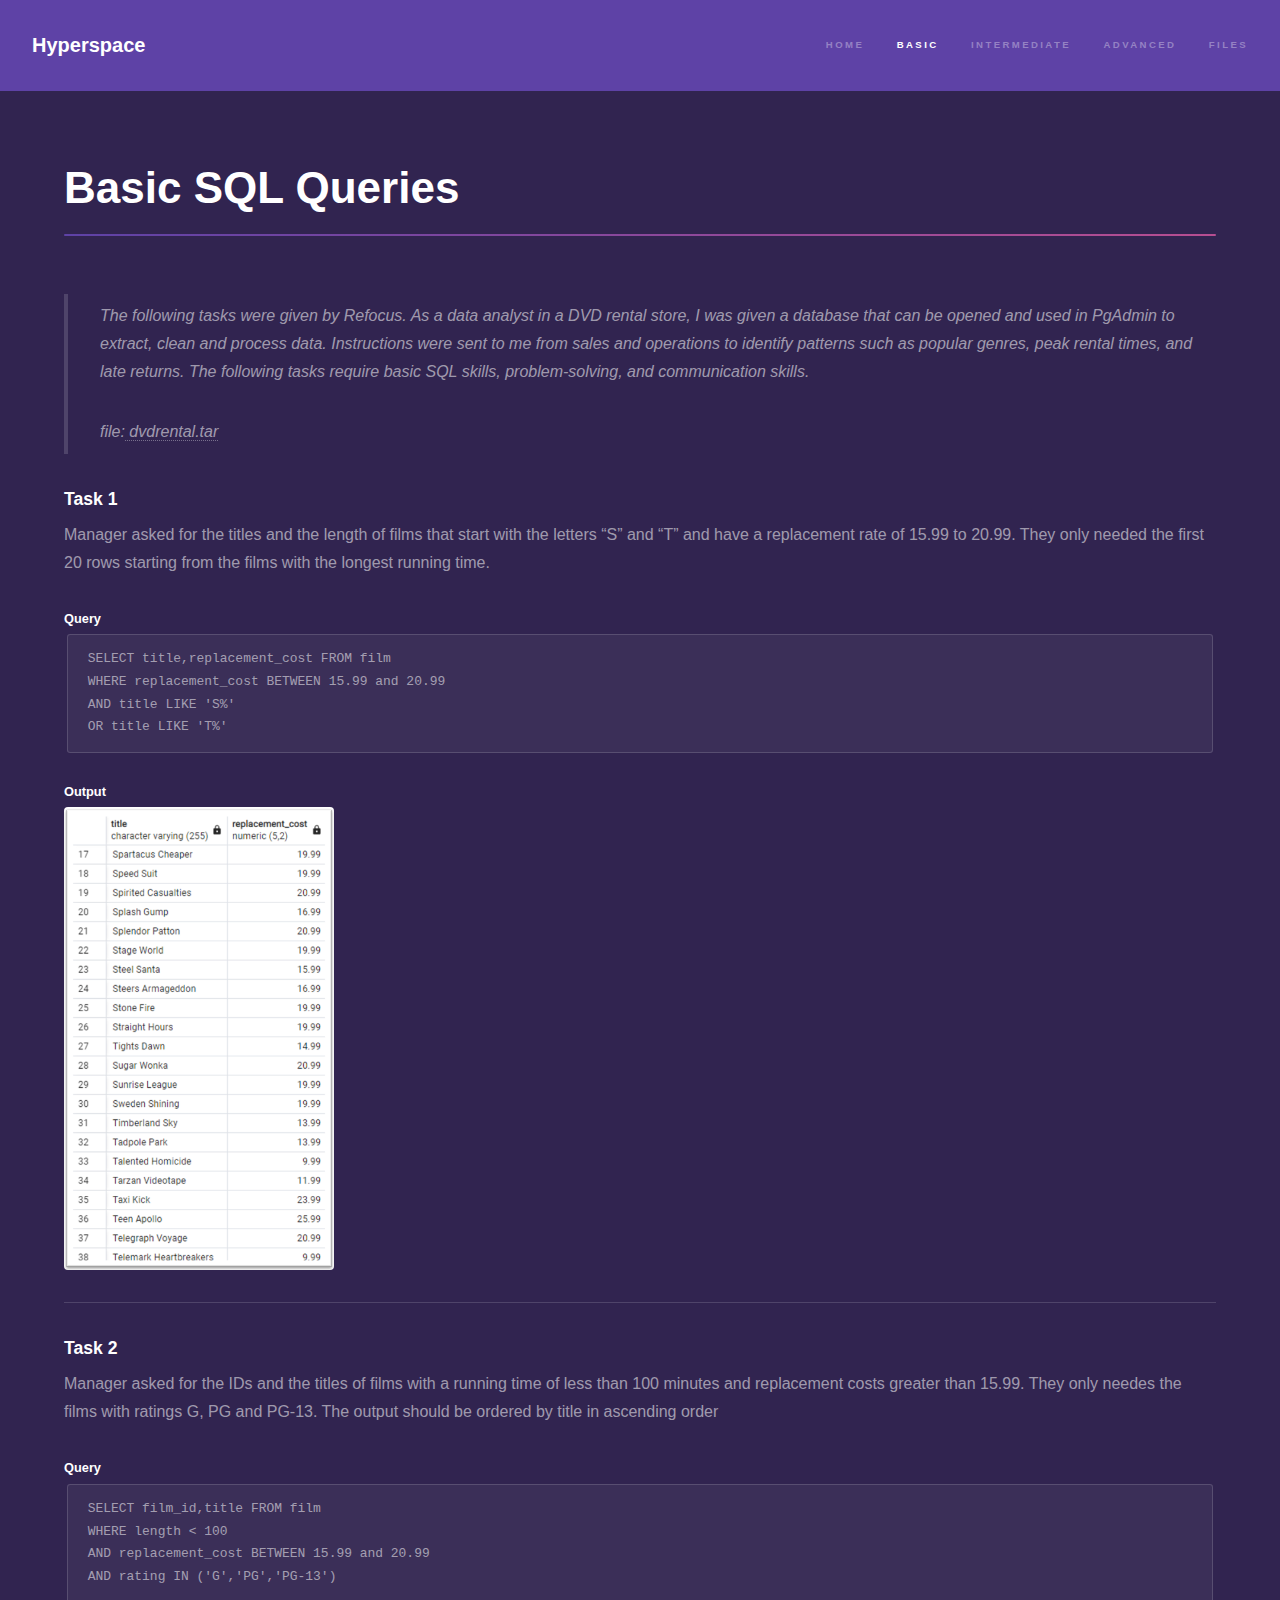
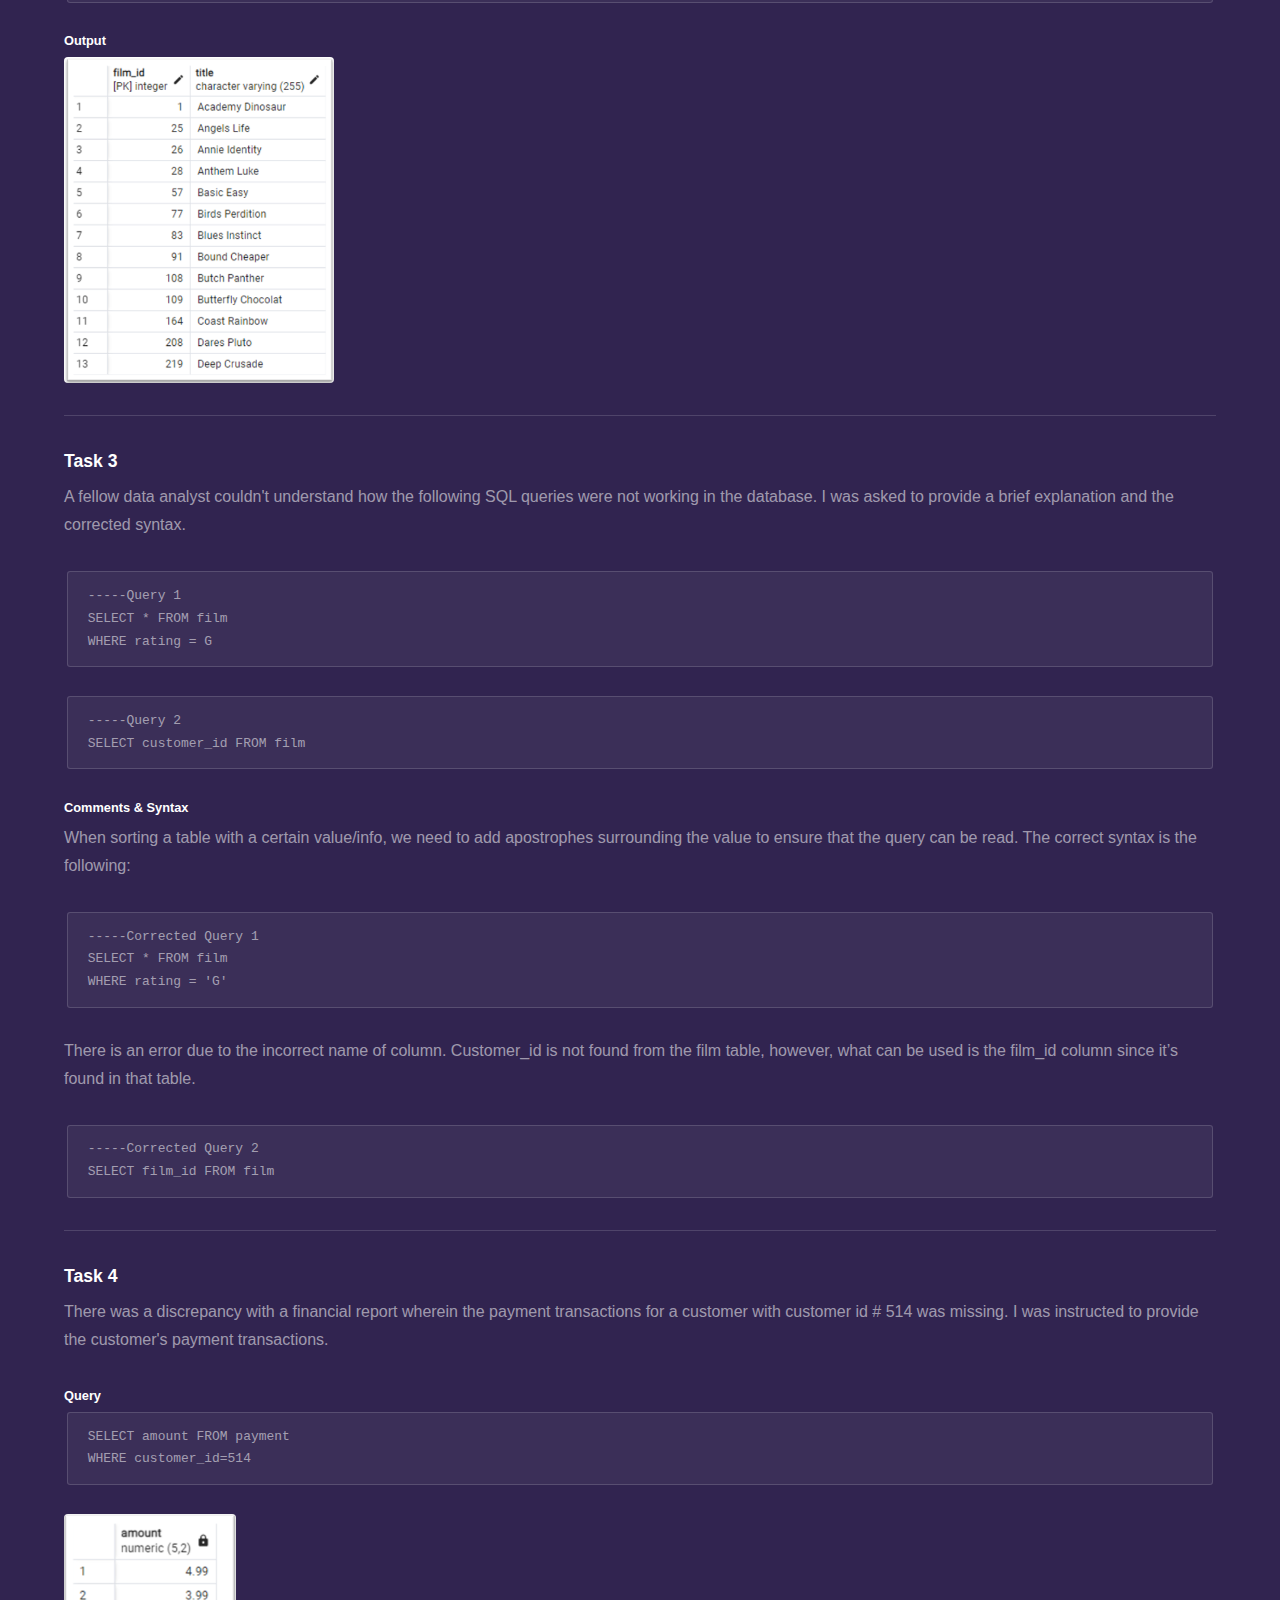
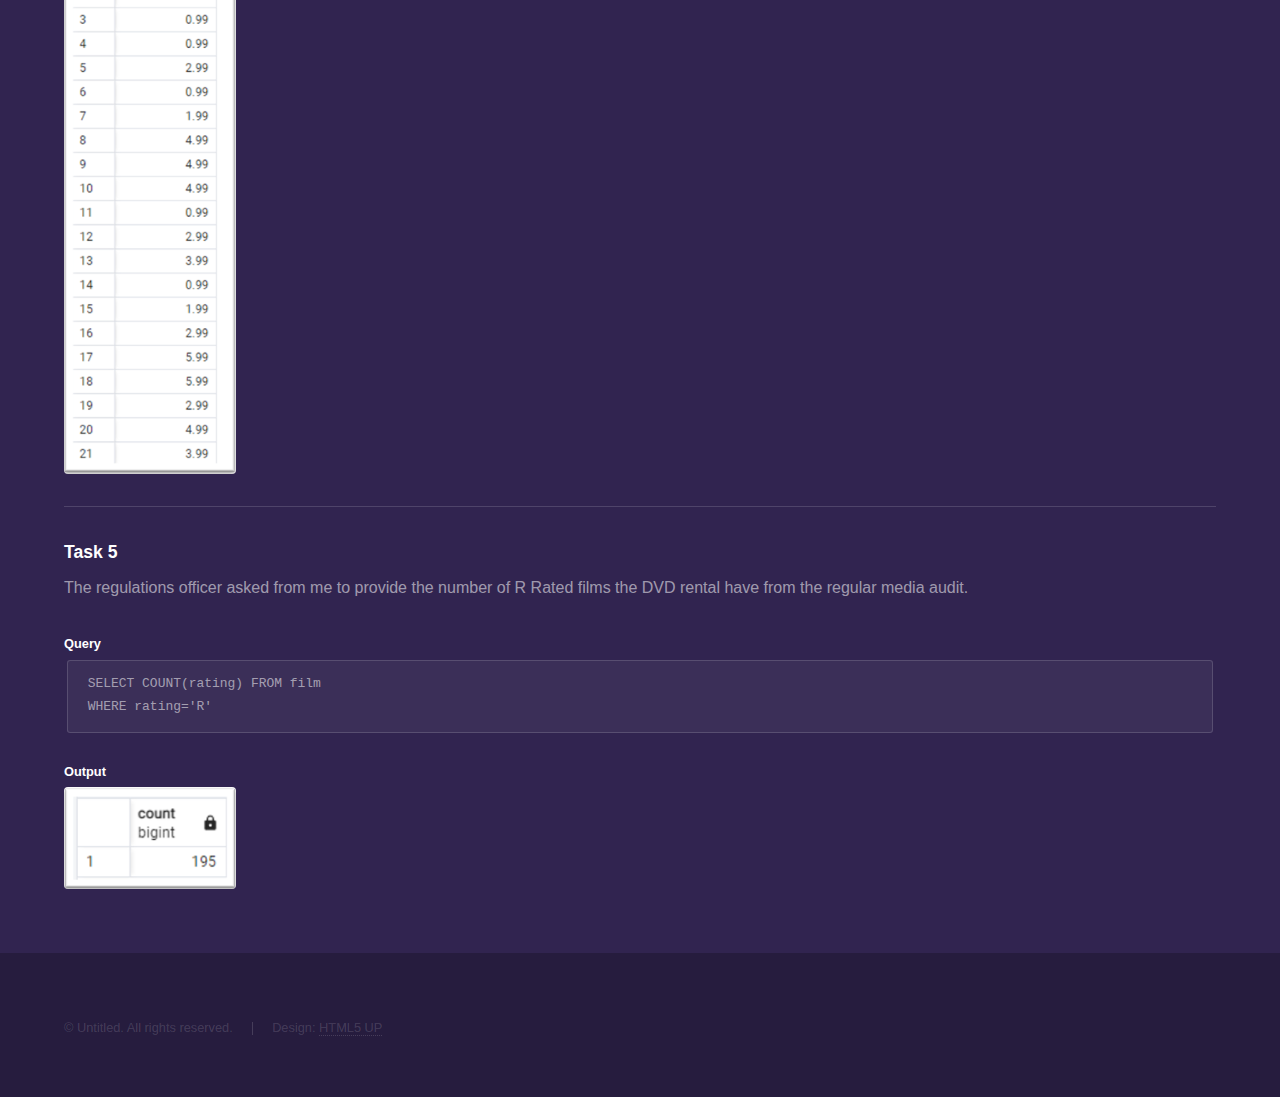
<file: SQL-Basic.html>
<!DOCTYPE HTML>
<!--
	Hyperspace by HTML5 UP
	html5up.net | @ajlkn
	Free for personal and commercial use under the CCA 3.0 license (html5up.net/license)
-->
<html>
	<head>
		<title>Basic SQL - Marina Manaois</title>
		<meta charset="utf-8" />
		<meta name="viewport" content="width=device-width, initial-scale=1, user-scalable=no" />
		<link rel="stylesheet" href="assets/css/main.css" />
		<noscript><link rel="stylesheet" href="assets/css/noscript.css" /></noscript>
	</head>
	<body class="is-preload">

		<!-- Header -->
			<header id="header">
				<a href="index.html" class="title">Hyperspace</a>
				<nav>
					<ul>
						<li><a href="index.html">Home</a></li>
						<li><a href="SQL-Basic.html" class="active">Basic</a></li>
						<li><a href="SQL-Int.html">Intermediate</a></li>
						<li><a href="SQL-Adv.html">Advanced</a></li>
						<li><a href="https://github.com/marinaascmanaois/SQLdvdrentalTasks/tree/UpdateMar1323" target="_blank" > Files</a></li>
					</ul>
				</nav>
			</header>

		<!-- Wrapper -->
			<div id="wrapper">

				<!-- Main -->
					<section id="main" class="wrapper">
						<div class="inner">
							<h1 class="major">Basic SQL Queries</h1>
							<blockquote>The following tasks were given by Refocus. As a data analyst in a DVD rental store, I was given a database 
							that can be opened and used in PgAdmin to extract, clean and process data. Instructions were sent to me from sales and operations to identify patterns such as 
							popular genres, peak rental times, and late returns. The following tasks require basic SQL skills, problem-solving, and communication skills.
							<p></p>file:<a href="https://github.com/marinaascmanaois/SQLdvdrentalTasks/blob/UpdateMar1323/dvdrental.tar" target="_blank" >  dvdrental.tar</a></blockquote>
							
							<h3>Task 1</h3>
							<p>Manager asked for the titles and the length of films that start with the letters “S”
								and “T” and have a replacement rate of 15.99 to 20.99. They only needed
								the first 20 rows starting from the films with the longest running
								time.</p>
							<p></p>
							<h5>Query</h5>
								<pre><code>SELECT title,replacement_cost FROM film
WHERE replacement_cost BETWEEN 15.99 and 20.99
AND title LIKE 'S%'
OR title LIKE 'T%'</code></pre>
							<h5>Output</h5>
							<div class="box alt">
								<div class="row gtr-uniform">
							<div class="col-3"><span class="image fit"><img src="./images/bsc1.png" alt="" /></span></div>
						</div>
					</div>
					<hr />
<p></p>
<p></p>
							<h3>Task 2</h3>
							<p>Manager asked for the IDs and the titles of films with a running time of less than
								100 minutes and replacement costs greater than 15.99. They only needes
								the films with ratings G, PG and PG-13. The output should be
								ordered by title in ascending order</p>
							<p></p>
							<h5>Query</h5>
	<pre><code>SELECT film_id,title FROM film
WHERE length < 100
AND replacement_cost BETWEEN 15.99 and 20.99
AND rating IN ('G','PG','PG-13')</code></pre>
							<h5>Output</h5>
							<div class="box alt">
								<div class="row gtr-uniform">
							<div class="col-3"><span class="image fit"><img src="./images/bsc2.png" alt="" /></span></div>
						</div>
					</div>
							<hr />
<p></p>
<p></p>
							<h3>Task 3</h3>
							<p>A fellow data analyst couldn't understand how the following SQL queries were not working in the database. 
							I was asked to provide a brief explanation and the corrected syntax.</p>
							<pre><code>-----Query 1
SELECT * FROM film
WHERE rating = G</code></pre>
							<pre><code>-----Query 2
SELECT customer_id FROM film
</code></pre>
							<h5>Comments & Syntax</h5>
							<p>When sorting a table with a certain value/info, 
								we need to add apostrophes surrounding the value 
								to ensure that the query can be read. The correct syntax is the following:</p>
							<pre><code>-----Corrected Query 1
SELECT * FROM film
WHERE rating = 'G'</code></pre>
							<p>There is an error due to the incorrect name of column. 
							Customer_id is not found from the film table, however,
							what can be used is the film_id column since it’s found in that table.</p>
							<pre><code>-----Corrected Query 2
SELECT film_id FROM film</code></pre>
							<hr />
<p></p>
<p></p>
							<h3>Task 4</h3>
							<p> There was a discrepancy with a financial report wherein the
							payment transactions for a customer with customer id # 514 was
							missing. I was instructed to provide the customer's payment transactions.</p>
							
							<h5>Query</h5>
							<pre><code>SELECT amount FROM payment
WHERE customer_id=514</code></pre>
							<div class="box alt">
								<div class="row gtr-uniform">
							<div class="col-2"><span class="image fit"><img src="./images/bsc3.png" alt="" /></span></div>
						</div>
					</div>
<hr />
<p></p>
<p></p>

							<h3>Task 5</h3>
							<p>The regulations officer asked from me to provide the number of R Rated films the DVD rental have from the regular media audit.
							</p>
							<h5>Query</h5>
							<pre><code>SELECT COUNT(rating) FROM film
WHERE rating='R'</code></pre>
							<h5>Output</h5>
							<div class="box alt">
								<div class="row gtr-uniform">
							<div class="col-2"><span class="image fit"><img src="./images/bsc4.png" alt="" /></span></div>
						</div>
					</div>
							</code>
						</div>
					</section>
			</div>

		<!-- Footer -->
			<footer id="footer" class="wrapper alt">
				<div class="inner">
					<ul class="menu">
						<li>&copy; Untitled. All rights reserved.</li><li>Design: <a href="http://html5up.net">HTML5 UP</a></li>
					</ul>
				</div>
			</footer>

		<!-- Scripts -->
			<script src="assets/js/jquery.min.js"></script>
			<script src="assets/js/jquery.scrollex.min.js"></script>
			<script src="assets/js/jquery.scrolly.min.js"></script>
			<script src="assets/js/browser.min.js"></script>
			<script src="assets/js/breakpoints.min.js"></script>
			<script src="assets/js/util.js"></script>
			<script src="assets/js/main.js"></script>

	</body>
</html>
</file>
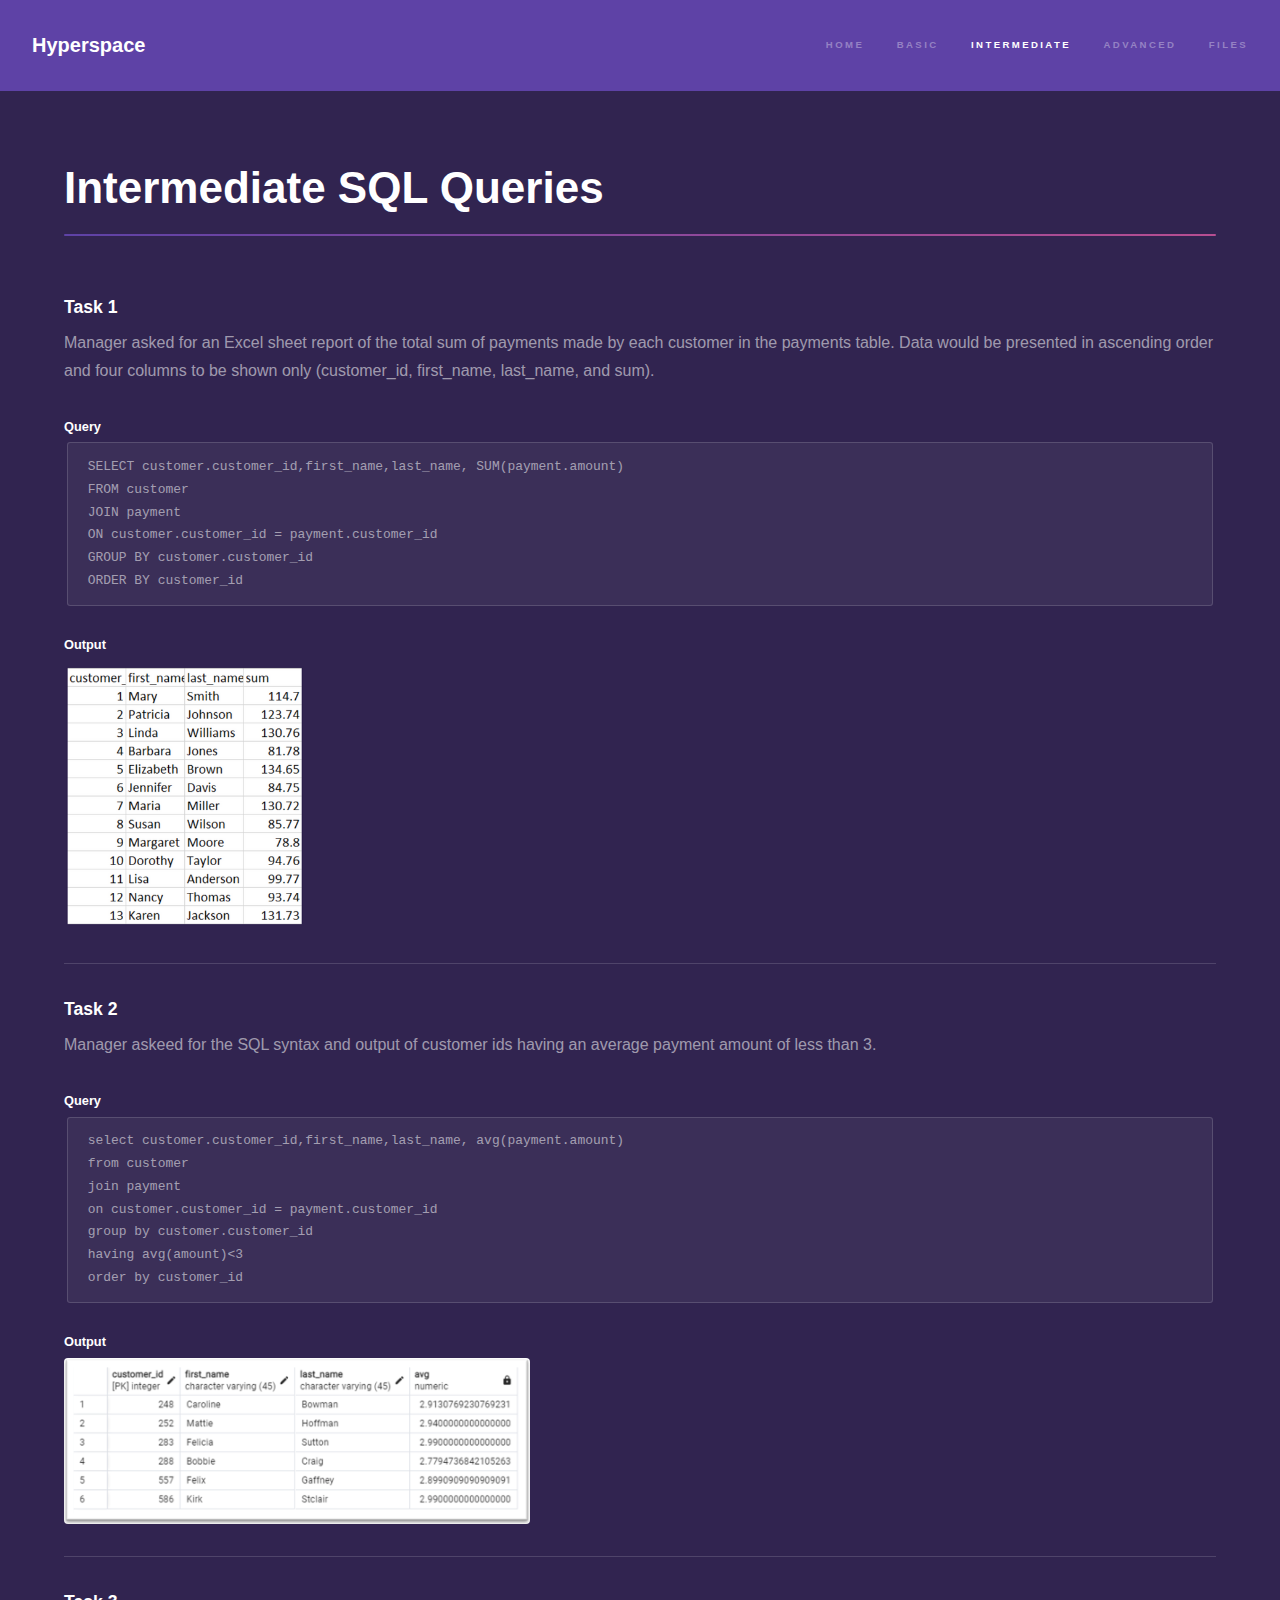
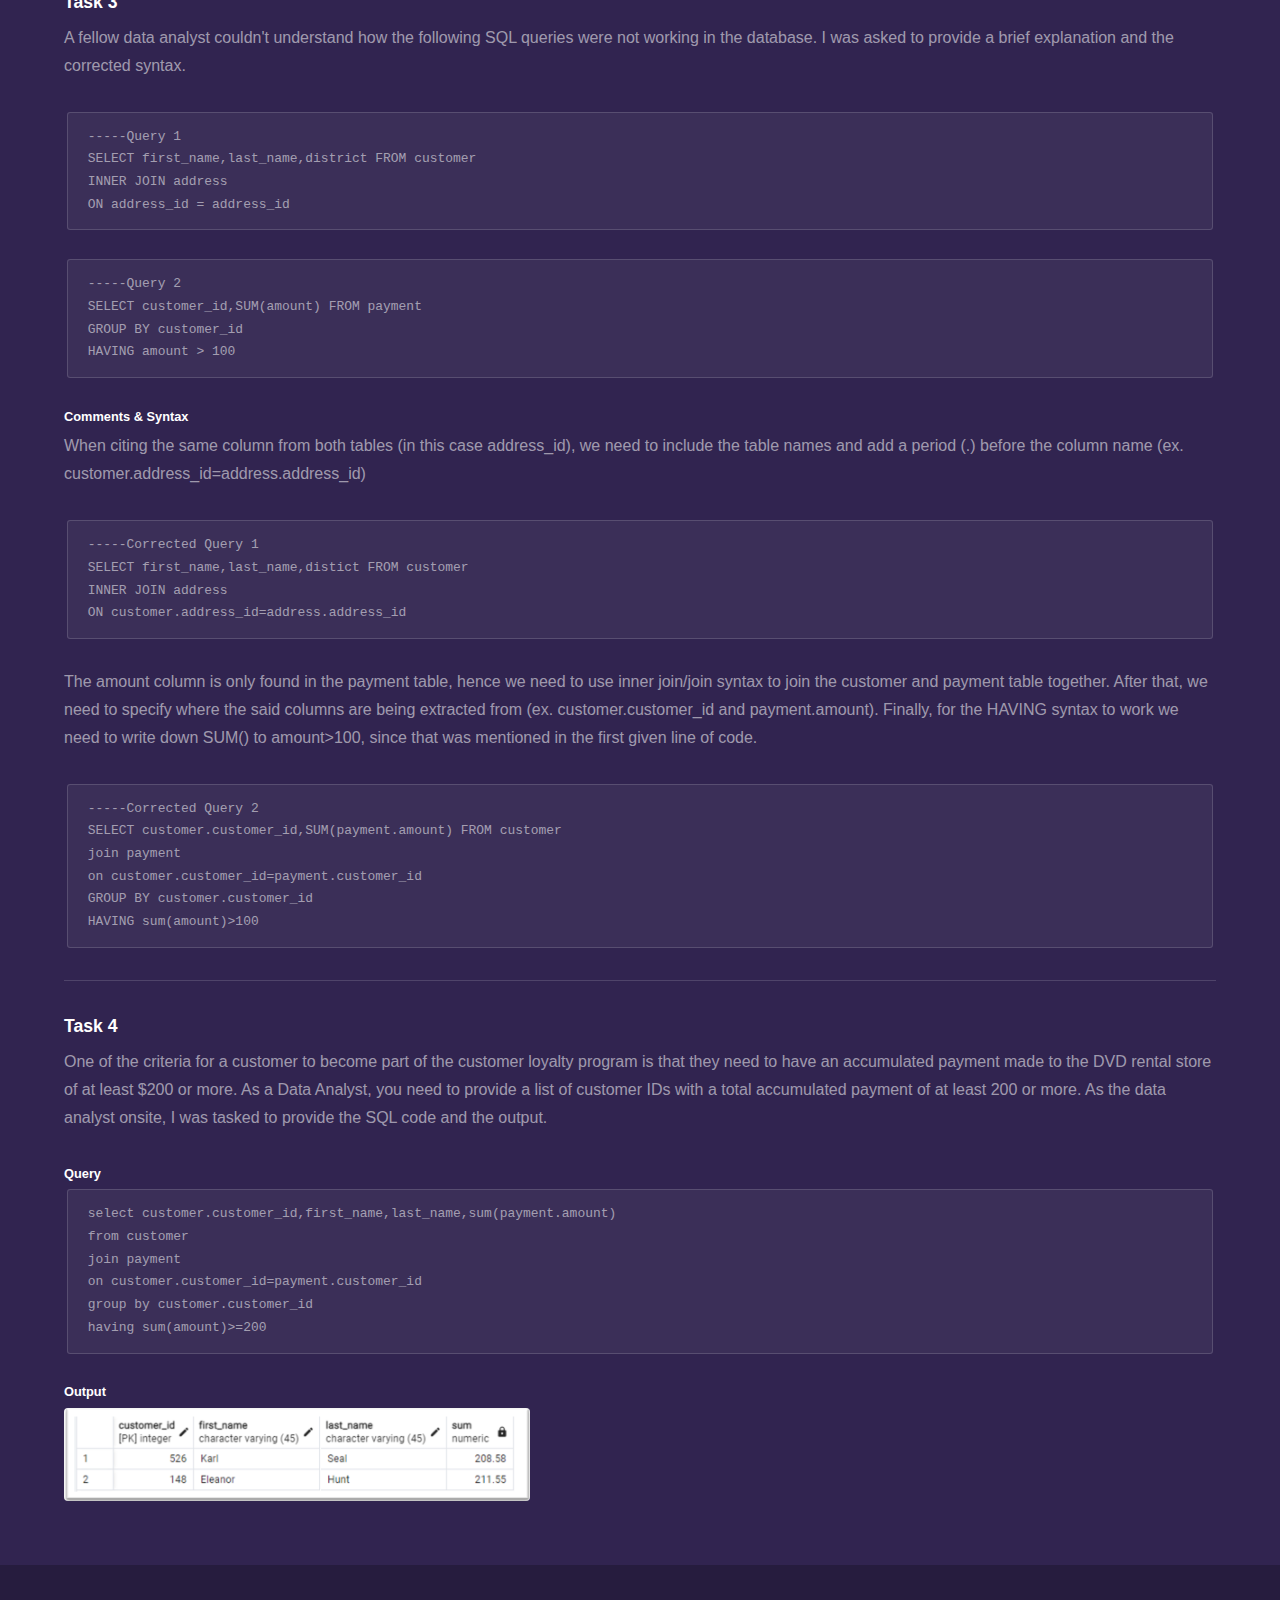
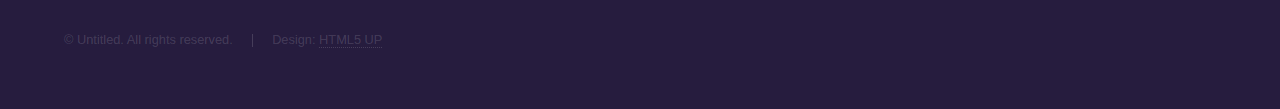
<file: SQL-Int.html>
<!DOCTYPE HTML>
<!--
	Hyperspace by HTML5 UP
	html5up.net | @ajlkn
	Free for personal and commercial use under the CCA 3.0 license (html5up.net/license)
-->
<html>
	<head>
		<title>Intermediate SQL - Marina Manaois</title>
		<meta charset="utf-8" />
		<meta name="viewport" content="width=device-width, initial-scale=1, user-scalable=no" />
		<link rel="stylesheet" href="assets/css/main.css" />
		<noscript><link rel="stylesheet" href="assets/css/noscript.css" /></noscript>
	</head>
	<body class="is-preload">

		<!-- Header -->
			<header id="header">
				<a href="index.html" class="title">Hyperspace</a>
				<nav>
					<ul>
						<li><a href="index.html">Home</a></li>
						<li><a href="SQL-Basic.html">Basic</a></li>
						<li><a href="SQL-Int.html" class="active">Intermediate</a></li>
						<li><a href="SQL-Adv.html">Advanced</a></li>
						<li><a href="https://github.com/marinaascmanaois/SQLdvdrentalTasks/tree/UpdateMar1323" target="_blank" >Files</a></li>
					</ul>
				</nav>
			</header>

		<!-- Wrapper -->
			<div id="wrapper">

				<!-- Main -->
					<section id="main" class="wrapper">
						<div class="inner">
							<h1 class="major">Intermediate SQL Queries</h1>

							<h3>Task 1</h3>
							<p>Manager asked for an Excel sheet report of the total sum of payments made by
								each customer in the payments table. Data would be presented in ascending order and 
								four columns to be shown only (customer_id, first_name, last_name, and sum).</p>
							<h5>Query</h5>
							<pre><code>SELECT customer.customer_id,first_name,last_name, SUM(payment.amount)
FROM customer
JOIN payment
ON customer.customer_id = payment.customer_id
GROUP BY customer.customer_id
ORDER BY customer_id
</code></pre>
							<h5>Output</h5>
							<div class="box alt">
								<div class="row gtr-uniform">
							<div class="col-3"><span class="image fit"><img src="./images/int1.png" alt="" /></span></div>
						</div>
					</div>
					<hr />
							<p></p>
							<p></p>

							<h3>Task 2</h3>
							<p>Manager askeed for the SQL syntax and output of customer ids having an
								average payment amount of less than 3.
								</p>
							<h5>Query</h5>
							<pre><code>select customer.customer_id,first_name,last_name, avg(payment.amount)
from customer
join payment
on customer.customer_id = payment.customer_id
group by customer.customer_id
having avg(amount)<3
order by customer_id </code></pre>
							<h5>Output</h5>
							<div class="box alt">
								<div class="row gtr-uniform">
							<div class="col-5"><span class="image fit"><img src="./images/int2_org.png" alt="" /></span></div>
						</div>
					</div>
					<hr />
							<p></p>
							<p></p>

							<h3>Task 3</h3>
							<p>A fellow data analyst couldn't understand how the following SQL queries were not working 
								in the database.
								I was asked to provide a brief explanation and the corrected syntax.</p>
							<pre><code>-----Query 1
SELECT first_name,last_name,district FROM customer
INNER JOIN address
ON address_id = address_id</code></pre>
							<pre><code>-----Query 2
SELECT customer_id,SUM(amount) FROM payment
GROUP BY customer_id
HAVING amount > 100</code></pre>
							<h5>Comments & Syntax</h5>
							<p>When citing the same column from both tables (in this case address_id), 
								we need to include the table names and add a period (.) 
								before the column name (ex. customer.address_id=address.address_id)</p>
							<pre><code>-----Corrected Query 1
SELECT first_name,last_name,distict FROM customer
INNER JOIN address
ON customer.address_id=address.address_id</code></pre>
							<p>The amount column is only found in the payment table, 
								hence we need to use inner join/join syntax to join the customer and payment 
								table together. After that, we need to specify where the said columns are being 
								extracted from (ex. customer.customer_id and payment.amount). Finally, for the HAVING syntax to work we need to write down SUM() to amount>100, 
								since that was mentioned in the first given line of code.</p>
							<pre><code>-----Corrected Query 2
SELECT customer.customer_id,SUM(payment.amount) FROM customer
join payment
on customer.customer_id=payment.customer_id
GROUP BY customer.customer_id
HAVING sum(amount)>100</code></pre>
<hr />
<p></p>
<p></p>
							<h3>Task 4</h3>
							<p>One of the criteria for a customer to become part of the customer
								loyalty program is that they need to have an accumulated payment
								made to the DVD rental store of at least $200 or more. As a Data
								Analyst, you need to provide a list of customer IDs with a total
								accumulated payment of at least 200 or more. As the data analyst onsite,
								I was tasked to provide the SQL code and the output.</p>
							<h5>Query</h5>
							<pre><code>select customer.customer_id,first_name,last_name,sum(payment.amount)
from customer
join payment
on customer.customer_id=payment.customer_id
group by customer.customer_id
having sum(amount)>=200</code></pre>
							<h5>Output</h5>
							<div class="box alt">
								<div class="row gtr-uniform">
							<div class="col-5"><span class="image fit"><img src="./images/int3_org.png" alt="" /></span></div>
						</div>
					</div>
			</section>
			</div>

		<!-- Footer -->
			<footer id="footer" class="wrapper alt">
				<div class="inner">
					<ul class="menu">
						<li>&copy; Untitled. All rights reserved.</li><li>Design: <a href="http://html5up.net">HTML5 UP</a></li>
					</ul>
				</div>
			</footer>
				
		<!-- Scripts -->
			<script src="assets/js/jquery.min.js"></script>
			<script src="assets/js/jquery.scrollex.min.js"></script>
			<script src="assets/js/jquery.scrolly.min.js"></script>
			<script src="assets/js/browser.min.js"></script>
			<script src="assets/js/breakpoints.min.js"></script>
			<script src="assets/js/util.js"></script>
			<script src="assets/js/main.js"></script>

	</body>
</html>
</file>
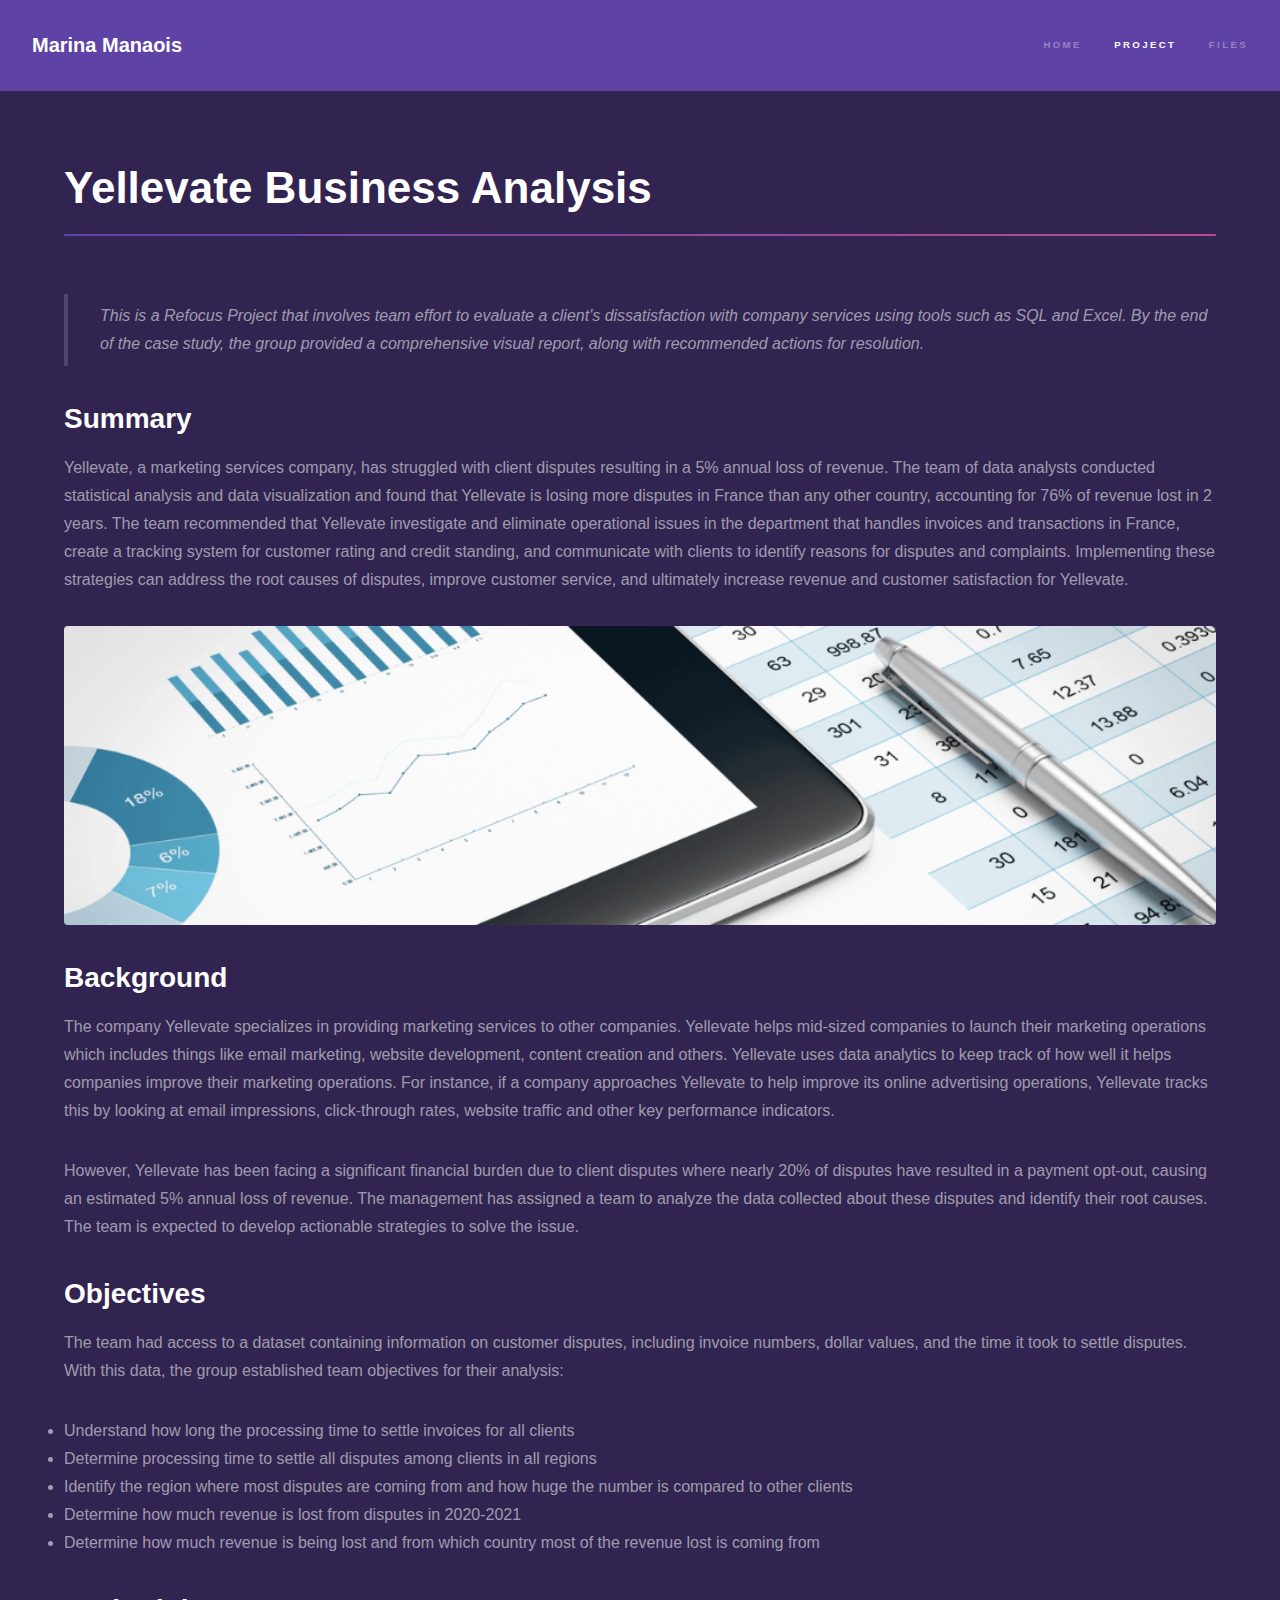
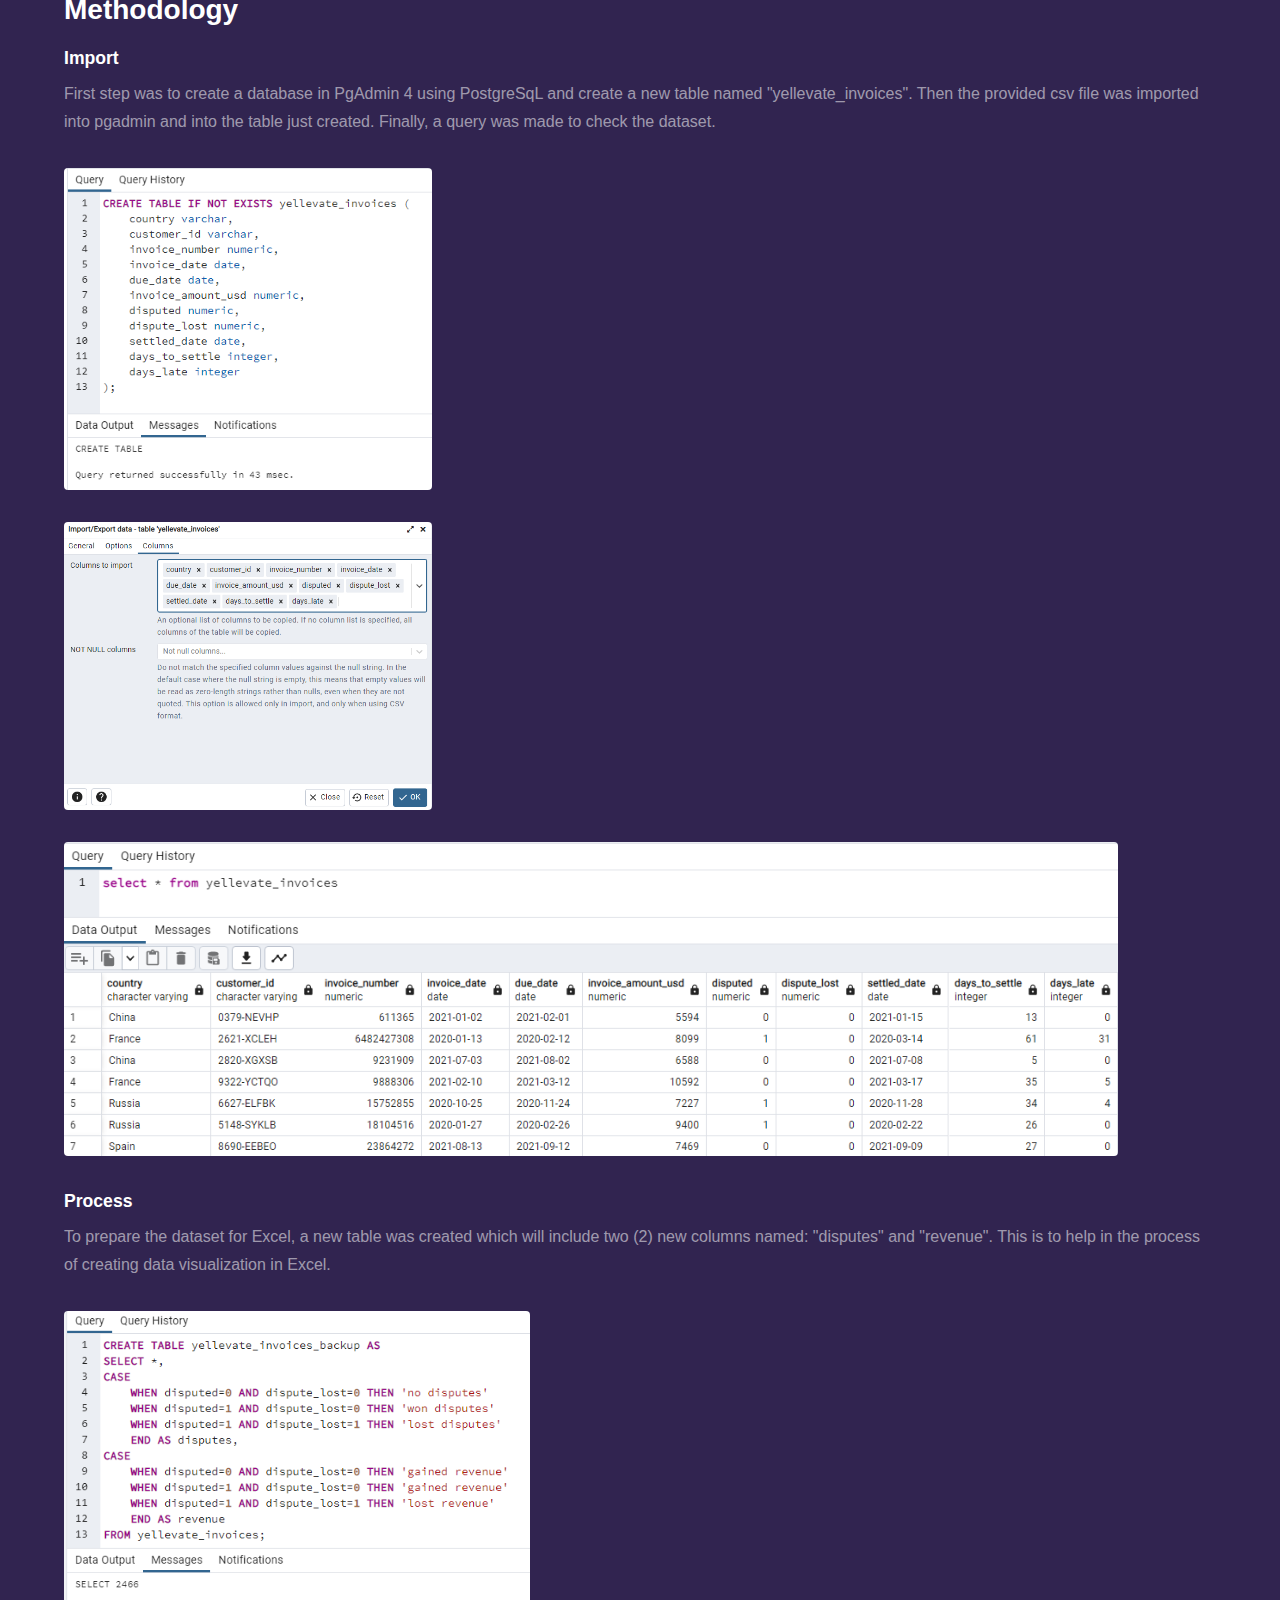
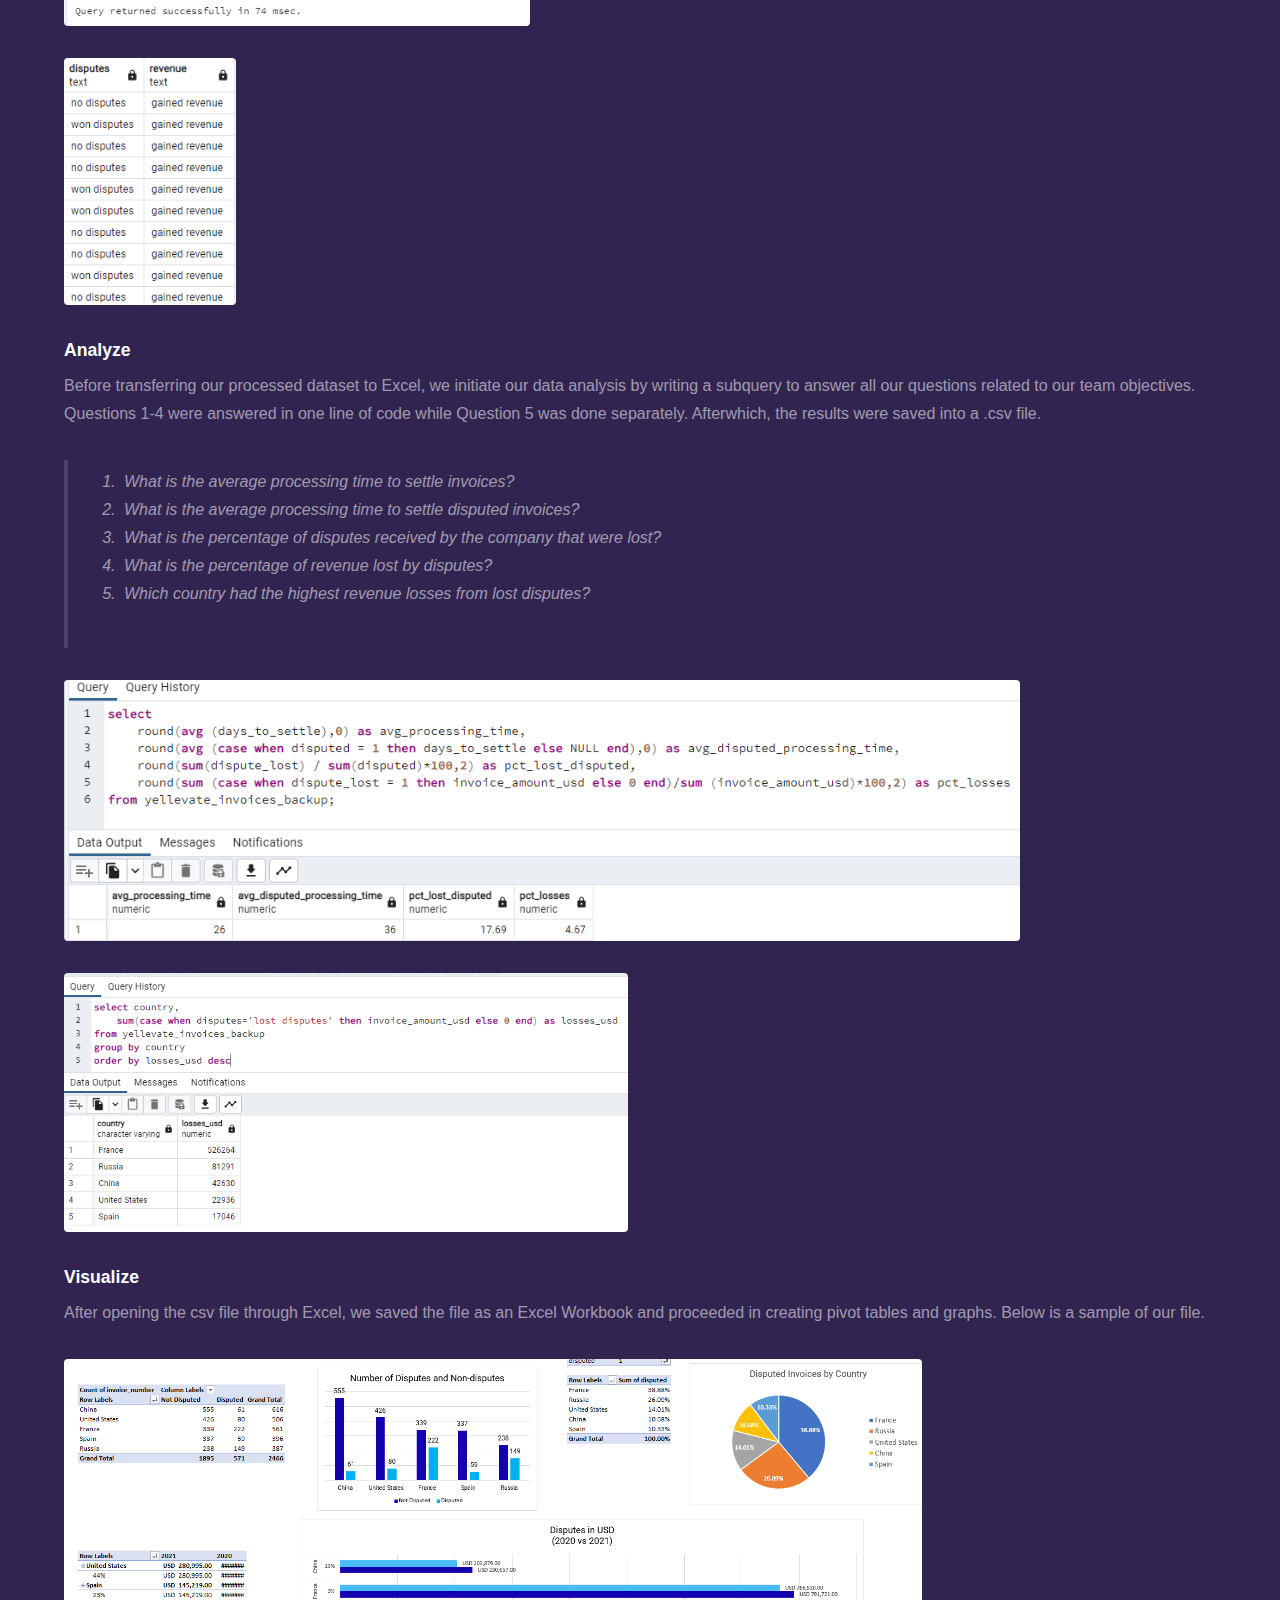
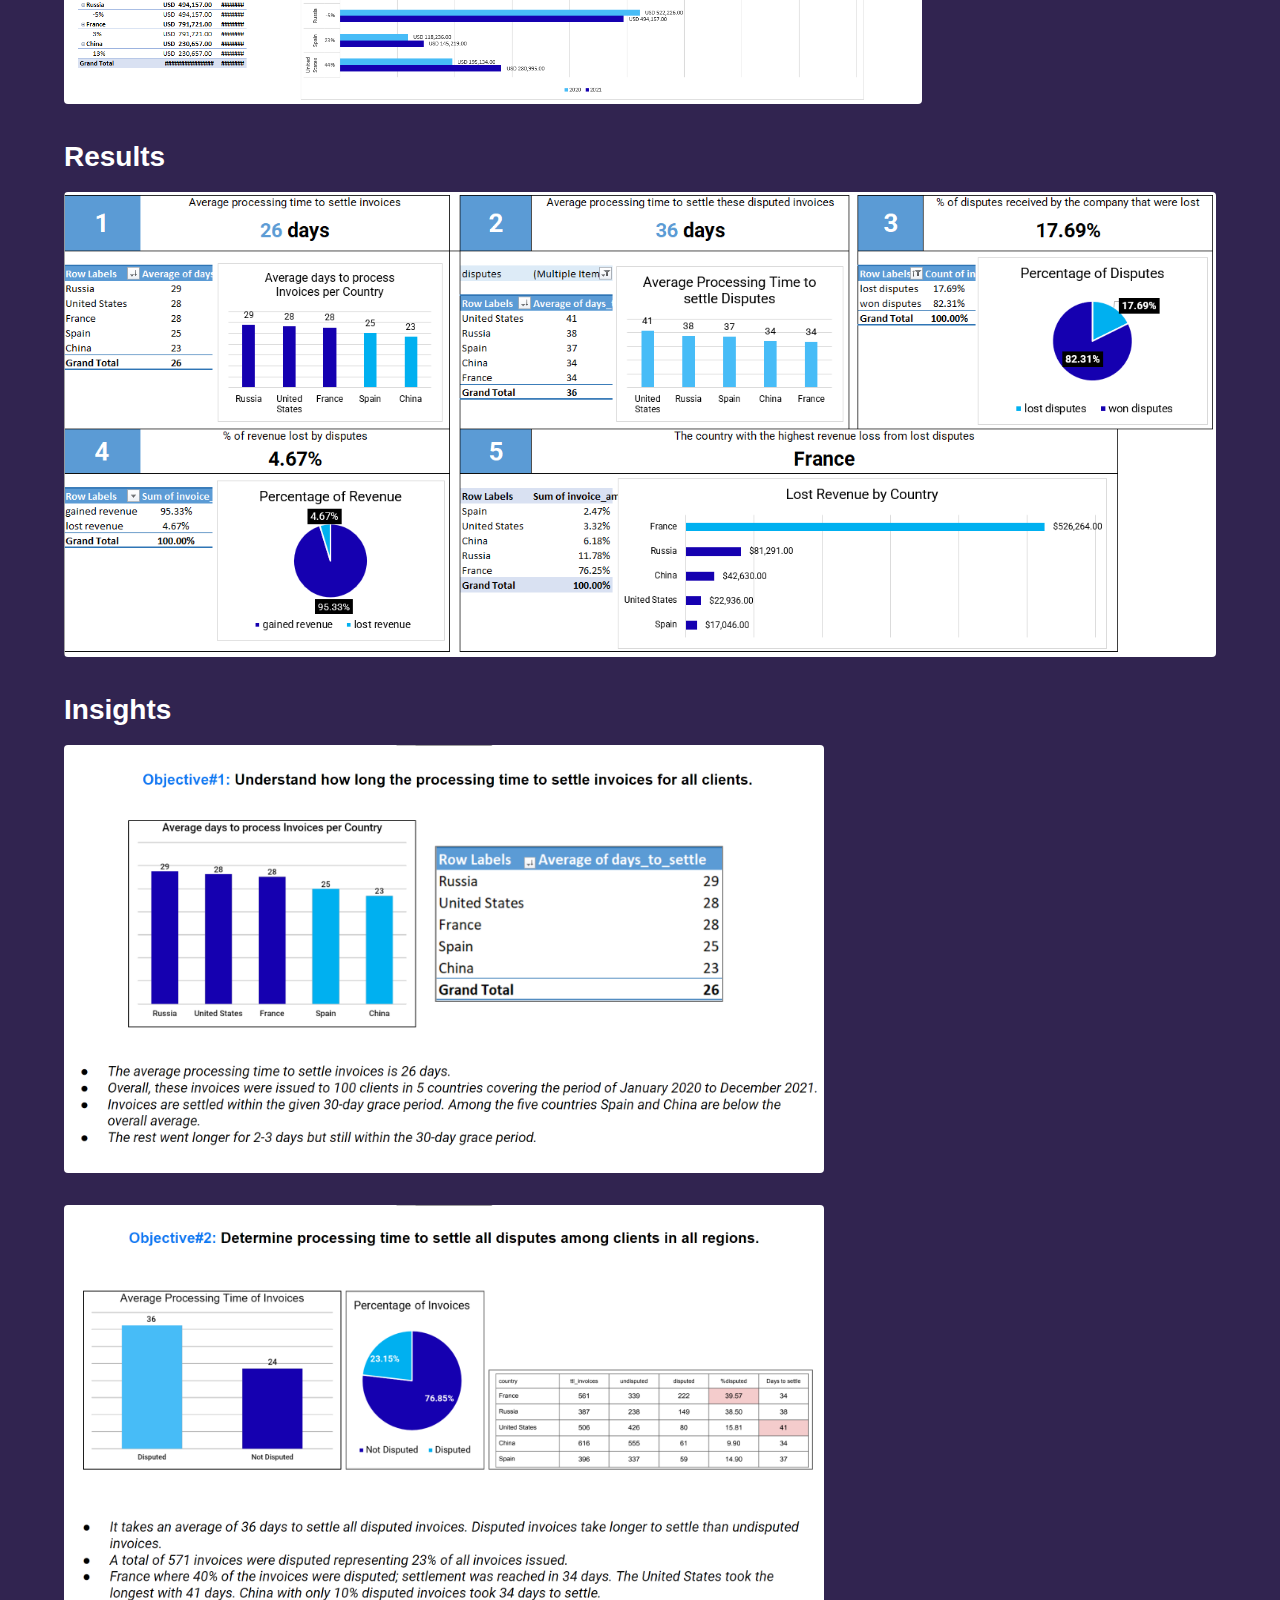
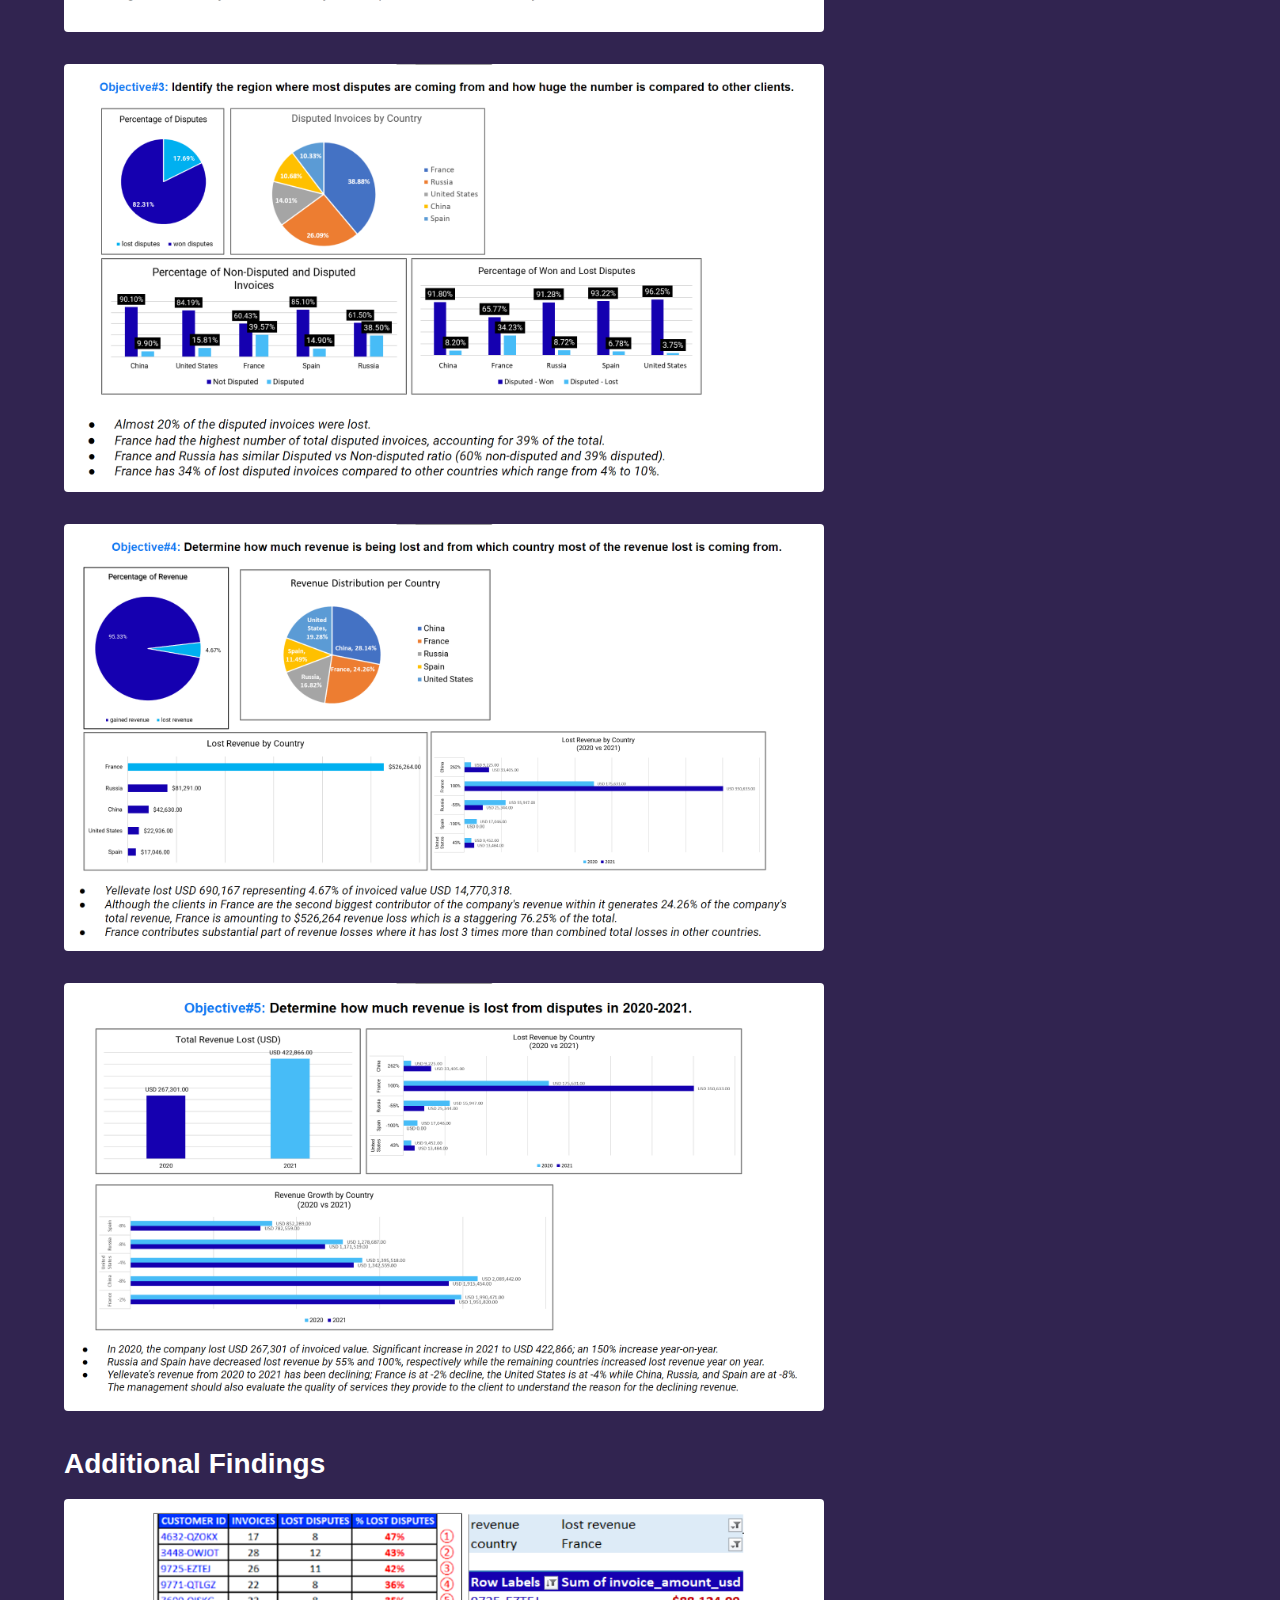
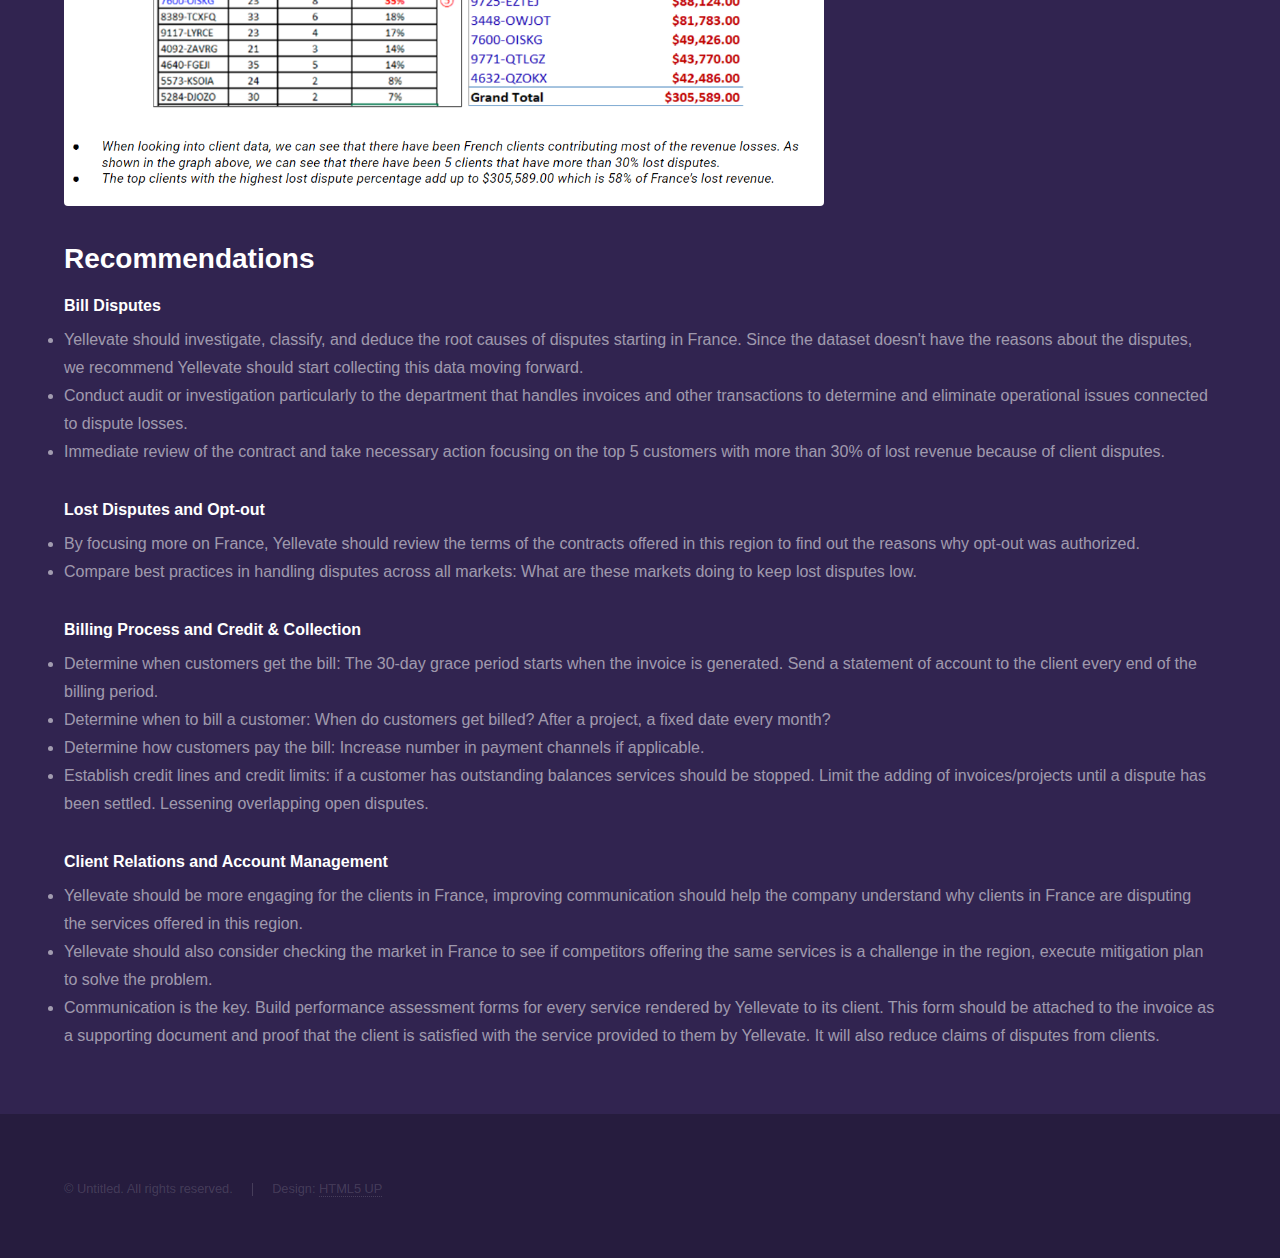
<file: Yellevate.html>
<!DOCTYPE HTML>
<!--
	Hyperspace by HTML5 UP
	html5up.net | @ajlkn
	Free for personal and commercial use under the CCA 3.0 license (html5up.net/license)
-->
<html>
	<head>
		<title>Yellevate - Project</title>
		<meta charset="utf-8" />
		<meta name="viewport" content="width=device-width, initial-scale=1, user-scalable=no" />
		<link rel="stylesheet" href="assets/css/main.css" />
		<noscript><link rel="stylesheet" href="assets/css/noscript.css" /></noscript>
	</head>
	<body class="is-preload">

		<!-- Header -->
			<header id="header">
				<a href="index.html" class="title">Marina Manaois</a>
				<nav>
					<ul>
						<li><a href="index.html">Home</a></li>
						<li><a href="Yellevate.html" class="active">Project</a></li>
						<li><a href="https://github.com/marinaascmanaois/YellevateBusinessAnalysis" target="_blank">Files</a></li>
					</ul>
				</nav>
			</header>

		<!-- Wrapper -->
			<div id="wrapper">

				<!-- Main -->
					<section id="main" class="wrapper">
						<div class="inner">
							<h1 class="major">Yellevate Business Analysis</h1>
							<blockquote>This is a Refocus Project that involves team effort to evaluate a client's dissatisfaction with company services using tools such as SQL and Excel. By the end of the case study, the group provided a comprehensive visual report, along with recommended actions for resolution.</blockquote>
							<h2>Summary</h2>
							<p>Yellevate, a marketing services company, has struggled with client disputes resulting in a 5% annual loss of revenue. The team of data analysts conducted statistical analysis and data visualization and found that Yellevate is losing more disputes in France than any other country, accounting for 76% of revenue lost in 2 years. The team recommended that Yellevate investigate and eliminate operational issues in the department that handles invoices and transactions in France, create a tracking system for customer rating and credit standing, and communicate with clients to identify reasons for disputes and complaints. Implementing these strategies can address the root causes of disputes, improve customer service, and ultimately increase revenue and customer satisfaction for Yellevate.</p>
							<span class="image fit"><img src="./images/yellevate-main.png" alt="" /></span>
							<h2>Background</h2>
							<p>The company Yellevate specializes in providing marketing services to other
								companies. Yellevate helps mid-sized companies to launch their marketing operations
								which includes things like email marketing, website development, content creation and
								others.
								Yellevate uses data analytics to keep track of how well it helps companies
								improve their marketing operations. For instance, if a company approaches Yellevate to
								help improve its online advertising operations, Yellevate tracks this by looking at email
								impressions, click-through rates, website traffic and other key performance indicators.</p>
							<p>However, Yellevate has been facing a significant financial burden due to client disputes where nearly 20% of disputes have resulted in a payment opt-out, causing an estimated 5% annual loss of revenue. 
								The management has assigned a team to analyze the data collected about these disputes and identify their root causes. 
								The team is expected to develop actionable strategies to solve the issue.</p>
							<p></p>
							<p></p>
							<h2>Objectives</h2>
							<p>The team had access to a dataset containing information on customer disputes, including invoice numbers, dollar values, and the time it took to settle disputes. With this data, the group established team objectives for their analysis:</p>
								<li>Understand how long the processing time to settle invoices for all clients</li>
								<li>Determine processing time to settle all disputes among clients in all regions</li>
								<li>Identify the region where most disputes are coming from and how huge the number is compared to other clients</li>
								<li>Determine how much revenue is lost from disputes in 2020-2021</li>
								<li>Determine how much revenue is being lost and from which country most of the revenue lost is coming from</li>
							<p></p>
							<p></p>
							<h2>Methodology</h2>
							<h3>Import</h3>
							<p>First step was to create a database in PgAdmin 4 using PostgreSqL and create a new table named "yellevate_invoices". Then the provided csv file was imported into pgadmin and into the table just created.
								Finally, a query was made to check the dataset.</p>
								<div class="box alt">
									<div class="row gtr-uniform">
										<div class="col-4"><span class="image fit"><img src="./images/sql_3.png" alt="" /></span>
										</div>
									</div>
								<p></p>
									<div class="box alt">
										<div class="row gtr-uniform">
											<div class="col-4"><span class="image fit"><img src="./images/sql_7.3.png" alt="" /></span>
											</div>
										</div>
									<p></p>
										<div class="box alt">
											<div class="row gtr-uniform">
												<div class="col-11"><span class="image fit"><img src="./images/sql pic 2.png" alt="" /></span>
												</div>
											</div>
							<p></p>
							<h3>Process</h3>
							<p>To prepare the dataset for Excel, a new table was created which will include two (2)
								new columns named: "disputes" and "revenue". This is to help in the process of
								creating data visualization in Excel.</p>
								<div class="box alt">
									<div class="row gtr-uniform">
										<div class="col-5"><span class="image fit"><img src="./images/sql_10.png" alt="" /></span>
										</div>
									</div>
								<p></p>
								<div class="box alt">
									<div class="row gtr-uniform">
										<div class="col-2"><span class="image fit"><img src="./images/sql_11.1.png" alt="" /></span>
										</div>
									</div>
							<p></p>
							<h3>Analyze</h3>
							<p>Before transferring our processed dataset to Excel, we initiate our data analysis
								by writing a subquery to answer all our questions related to our team objectives. Questions 1-4 were answered in one line of
								code while Question 5 was done separately. Afterwhich, the results were saved into a .csv file.</p>
								<blockquote> <ol>
									<li>What is the average processing time to settle invoices?</li>
									<li>What is the average processing time to settle disputed invoices?</li>
									<li>What is the percentage of disputes received by the company that were lost?</li>
									<li>What is the percentage of revenue lost by disputes?</li>
									<li>Which country had the highest revenue losses from lost disputes?</li></ol> </blockquote>
									<div class="box alt">
										<div class="row gtr-uniform">
											<div class="col-10"><span class="image fit"><img src="./images/sql_12.png" alt="" /></span>
											</div>
										</div>
							<p></p>
							<div class="box alt">
								<div class="row gtr-uniform">
									<div class="col-6"><span class="image fit"><img src="./images/sql_13.png" alt="" /></span>
									</div>
								</div>
							<p></p>
							<h3>Visualize</h3>
							<p>After opening the csv file through Excel, we saved the file as an Excel Workbook
								and proceeded in creating pivot tables and graphs. Below is a sample of our file.</p>
								<div class="box alt">
									<div class="row gtr-uniform">
										<div class="col-9"><span class="image fit"><img src="./images/sql_15.png" alt="" /></span>
										</div>
									</div>
								<p></p>
							<h2>Results</h2>
							<span class="image fit"><img src="./images/exl.png" alt="" /></span>
							<p></p>
							<p></p>
							<h2>Insights</h2>
							<div class="box alt">
								<div class="row gtr-uniform">
									<div class="col-8"><span class="image fit"><img src="./images/exl_Ins1.png" alt="" /></span>
									</div>
								</div>
							<p></p>
							<div class="box alt">
								<div class="row gtr-uniform">
									<div class="col-8"><span class="image fit"><img src="./images/exl_Ins2.png" alt="" /></span>
									</div>
								</div>
							<p></p>
							<div class="box alt">
								<div class="row gtr-uniform">
									<div class="col-8"><span class="image fit"><img src="./images/exl_Ins3.png" alt="" /></span>
									</div>
								</div>
							<p></p>
							<div class="box alt">
								<div class="row gtr-uniform">
									<div class="col-8"><span class="image fit"><img src="./images/exl_Ins4.png" alt="" /></span>
									</div>
								</div>
							<p></p>
							<div class="box alt">
								<div class="row gtr-uniform">
									<div class="col-8"><span class="image fit"><img src="./images/exl_Ins5.png" alt="" /></span>
									</div>
								</div>
							<p></p>
							<h2>Additional Findings</h2>
							<div class="box alt">
								<div class="row gtr-uniform">
									<div class="col-8"><span class="image fit"><img src="./images/exl_Add.png" alt="" /></span>
									</div>
								</div>
							<p></p>
							<p></p>
							<p></p>
							<h2>Recommendations</h2>
							<h4>Bill Disputes</h4>
							<li>Yellevate should investigate, classify, and deduce the root causes of disputes
								starting in France. Since the dataset doesn't have the reasons about the
								disputes, we recommend Yellevate should start collecting this data moving
								forward.</li>
							<li>Conduct audit or investigation particularly to the department that handles
								invoices and other transactions to determine and eliminate operational issues
								connected to dispute losses.</li>
							<li>Immediate review of the contract and take
								necessary action focusing on the top 5 customers with more than 30% of lost
								revenue because of client disputes.</li>
								<p></p>
							<h4>Lost Disputes and Opt-out</h4>
							<li>By focusing more on France, Yellevate should review the terms of the contracts offered in this
								region to find out the reasons why opt-out was authorized.</li>
							<li>Compare best practices in handling disputes across all markets: What are these
								markets doing to keep lost disputes low.</li>
								<p></p>
							<h4>Billing Process and Credit & Collection</h4>
							<li>Determine when customers get the bill: The 30-day grace period starts when the invoice
								is generated. Send a statement of account to the client every end of the billing period.</li>
							<li>Determine when to bill a customer: When do customers get billed? After a project, a
								fixed date every month?</li>
							<li>Determine how customers pay the bill: Increase number in payment channels if
								applicable.</li>
							<li>Establish credit lines and credit limits: if a customer has outstanding balances services
								should be stopped. Limit the adding of invoices/projects until a dispute has been settled.
								Lessening overlapping open disputes.</li>
								<p></p>
							<h4>Client Relations and Account Management</h4>
							<li>Yellevate should be more engaging for the clients in France, improving communication
								should help the company understand why clients in France are disputing the services
								offered in this region.</li>
							<li>Yellevate should also consider checking the market in France to see if
								competitors offering the same services is a challenge in the region, execute
								mitigation plan to solve the problem.</li>
							<li>Communication is the key. Build performance assessment forms for every
								service rendered by Yellevate to its client. This form should be attached to the
								invoice as a supporting document and proof that the client is satisfied with the
								service provided to them by Yellevate. It will also reduce claims of disputes from
								clients.</li>
						</div>
					</section>

			</div>

		<!-- Footer -->
			<footer id="footer" class="wrapper alt">
				<div class="inner">
					<ul class="menu">
						<li>&copy; Untitled. All rights reserved.</li><li>Design: <a href="http://html5up.net">HTML5 UP</a></li>
					</ul>
				</div>
			</footer>

		<!-- Scripts -->
			<script src="assets/js/jquery.min.js"></script>
			<script src="assets/js/jquery.scrollex.min.js"></script>
			<script src="assets/js/jquery.scrolly.min.js"></script>
			<script src="assets/js/browser.min.js"></script>
			<script src="assets/js/breakpoints.min.js"></script>
			<script src="assets/js/util.js"></script>
			<script src="assets/js/main.js"></script>

	</body>
</html>
</file>
<file: assets/css/noscript.css>
/*
	Hyperspace by HTML5 UP
	html5up.net | @ajlkn
	Free for personal and commercial use under the CCA 3.0 license (html5up.net/license)
*/

/* Spotlights */

	.spotlights > section > .image:before {
		opacity: 0 !important;
	}

	.spotlights > section > .content > .inner {
		-moz-transform: none !important;
		-webkit-transform: none !important;
		-ms-transform: none !important;
		transform: none !important;
		opacity: 1 !important;
	}

/* Wrapper */

	.wrapper > .inner {
		opacity: 1 !important;
		-moz-transform: none !important;
		-webkit-transform: none !important;
		-ms-transform: none !important;
		transform: none !important;
	}

/* Sidebar */

	#sidebar > .inner {
		opacity: 1 !important;
	}

	#sidebar nav > ul > li {
		-moz-transform: none !important;
		-webkit-transform: none !important;
		-ms-transform: none !important;
		transform: none !important;
		opacity: 1 !important;
	}

/* Video */

	.videowrapper {
		position: relative;
		padding-bottom: 56.25%;
		padding-top: 25px;
		height: 0px;
	}

	.videowrapper iframe {
		position: absolute;
		left: 0px;
		top: 0px;
		right: 0px;
		bottom: 0px;
		height: 100%;
		width: 100%;
	}
</file>
<file: assets/css/main.css>
@import url(fontawesome-all.min.css);

/*
	Hyperspace by HTML5 UP
	html5up.net | @ajlkn
	Free for personal and commercial use under the CCA 3.0 license (html5up.net/license)
*/

html, body, div, span, applet, object,
iframe, h1, h2, h3, h4, h5, h6, p, blockquote,
pre, a, abbr, acronym, address, big, cite,
code, del, dfn, em, img, ins, kbd, q, s, samp,
small, strike, strong, sub, sup, tt, var, b,
u, i, center, dl, dt, dd, ol, ul, li, fieldset,
form, label, legend, table, caption, tbody,
tfoot, thead, tr, th, td, article, aside,
canvas, details, embed, figure, figcaption,
footer, header, hgroup, menu, nav, output, ruby,
section, summary, time, mark, audio, video {
	margin: 0;
	padding: 0;
	border: 0;
	font-size: 100%;
	font: inherit;
	vertical-align: baseline;}

article, aside, details, figcaption, figure,
footer, header, hgroup, menu, nav, section {
	display: block;}

body {
	line-height: 1;
}

ol, ul {
	list-style: none;
}

blockquote, q {
	quotes: none;
}

	blockquote:before, blockquote:after, q:before, q:after {
		content: '';
		content: none;
	}

table {
	border-collapse: collapse;
	border-spacing: 0;
}

body {
	-webkit-text-size-adjust: none;
}

mark {
	background-color: transparent;
	color: inherit;
}

input::-moz-focus-inner {
	border: 0;
	padding: 0;
}

input, select, textarea {
	-moz-appearance: none;
	-webkit-appearance: none;
	-ms-appearance: none;
	appearance: none;
}

/* Basic */

	@-ms-viewport {
		width: device-width;
	}

	body {
		-ms-overflow-style: scrollbar;
	}

	@media screen and (max-width: 480px) {

		html, body {
			min-width: 320px;
		}

	}

	html {
		box-sizing: border-box;
	}

	*, *:before, *:after {
		box-sizing: inherit;
	}

	body {
		background: #312450;
	}

		body.is-preload *, body.is-preload *:before, body.is-preload *:after {
			-moz-animation: none !important;
			-webkit-animation: none !important;
			-ms-animation: none !important;
			animation: none !important;
			-moz-transition: none !important;
			-webkit-transition: none !important;
			-ms-transition: none !important;
			transition: none !important;
		}

/* Type */

	body, input, select, textarea {
		color: rgba(255, 255, 255, 0.55);
		font-family: Arial, Helvetica, sans-serif;
		font-size: 16.5pt;
		font-weight: normal;
		line-height: 1.75;
	}

		@media screen and (max-width: 1680px) {

			body, input, select, textarea {
				font-size: 13pt;
			}

		}

		@media screen and (max-width: 1280px) {

			body, input, select, textarea {
				font-size: 12pt;
			}

		}

		@media screen and (max-width: 360px) {

			body, input, select, textarea {
				font-size: 11pt;
			}

		}

	a {
		-moz-transition: color 0.2s ease, border-bottom-color 0.2s ease;
		-webkit-transition: color 0.2s ease, border-bottom-color 0.2s ease;
		-ms-transition: color 0.2s ease, border-bottom-color 0.2s ease;
		transition: color 0.2s ease, border-bottom-color 0.2s ease;
		border-bottom: dotted 1px rgba(255, 255, 255, 0.35);
		color: inherit;
		text-decoration: none;
	}

		a:hover {
			border-bottom-color: transparent;
			color: #ffffff;
		}

	strong, b {
		color: #ffffff;
		font-weight: bold;
	}

	em, i {
		font-style: italic;
	}

	p {
		margin: 0 0 2em 0;
	}

	h1, h2, h3, h4, h5, h6 {
		color: #ffffff;
		font-weight: bold;
		line-height: 1.5;
		margin: 0 0 0.5em 0;
	}

		h1 a, h2 a, h3 a, h4 a, h5 a, h6 a {
			color: inherit;
			text-decoration: none;
		}

	h1 {
		font-size: 2.75em;
	}

		h1.major {
			margin: 0 0 1.3em 0;
			position: relative;
			padding-bottom: 0.35em;
		}

			h1.major:after {
				background-image: -moz-linear-gradient(to right, #5e42a6, #b74e91);
				background-image: -webkit-linear-gradient(to right, #5e42a6, #b74e91);
				background-image: -ms-linear-gradient(to right, #5e42a6, #b74e91);
				background-image: linear-gradient(to right, #5e42a6, #b74e91);
				-moz-transition: max-width 0.2s ease;
				-webkit-transition: max-width 0.2s ease;
				-ms-transition: max-width 0.2s ease;
				transition: max-width 0.2s ease;
				border-radius: 0.2em;
				bottom: 0;
				content: '';
				height: 0.05em;
				position: absolute;
				right: 0;
				width: 100%;
			}

	h2 {
		font-size: 1.75em;
	}

	h3 {
		font-size: 1.1em;
	}

	h4 {
		font-size: 1em;
	}

	h5 {
		font-size: 0.8em;
	}

	h6 {
		font-size: 0.6em;
	}

	@media screen and (max-width: 736px) {

		h1 {
			font-size: 2em;
		}

		h2 {
			font-size: 1.25em;
		}

		h3 {
			font-size: 1em;
		}

		h4 {
			font-size: 0.8em;
		}

		h5 {
			font-size: 0.6em;
		}

		h6 {
			font-size: 0.6em;
		}

	}

	sub {
		font-size: 0.8em;
		position: relative;
		top: 0.5em;
	}

	sup {
		font-size: 0.8em;
		position: relative;
		top: -0.5em;
	}

	blockquote {
		border-left: solid 4px rgba(255, 255, 255, 0.15);
		font-style: italic;
		margin: 0 0 2em 0;
		padding: 0.5em 0 0.5em 2em;
	}

	code {
		background: rgba(255, 255, 255, 0.05);
		border-radius: 0.25em;
		border: solid 1px rgba(255, 255, 255, 0.15);
		font-family: "Courier New", monospace;
		font-size: 0.9em;
		margin: 0 0.25em;
		padding: 0.25em 0.65em;
	}

	pre {
		-webkit-overflow-scrolling: touch;
		font-family: "Courier New", monospace;
		font-size: 0.9em;
		margin: 0 0 2em 0;
	}

		pre code {
			display: block;
			line-height: 1.75em;
			padding: 1em 1.5em;
			overflow-x: auto;
		}

	hr {
		border: 0;
		border-bottom: solid 1px rgba(255, 255, 255, 0.15);
		margin: 2em 0;
	}

		hr.major {
			margin: 3em 0;
		}

	.align-left {
		text-align: left;
	}

	.align-center {
		text-align: center;
	}

	.align-right {
		text-align: right;
	}

/* Row */

	.row {
		display: flex;
		flex-wrap: wrap;
		box-sizing: border-box;
		align-items: stretch;
	}

		.row > * {
			box-sizing: border-box;
		}

		.row.gtr-uniform > * > :last-child {
			margin-bottom: 0;
		}

		.row.aln-left {
			justify-content: flex-start;
		}

		.row.aln-center {
			justify-content: center;
		}

		.row.aln-right {
			justify-content: flex-end;
		}

		.row.aln-top {
			align-items: flex-start;
		}

		.row.aln-middle {
			align-items: center;
		}

		.row.aln-bottom {
			align-items: flex-end;
		}

		.row > .imp {
			order: -1;
		}

		.row > .col-1 {
			width: 8.33333%;
		}

		.row > .off-1 {
			margin-left: 8.33333%;
		}

		.row > .col-2 {
			width: 16.66667%;
		}

		.row > .off-2 {
			margin-left: 16.66667%;
		}

		.row > .col-3 {
			width: 25%;
		}

		.row > .off-3 {
			margin-left: 25%;
		}

		.row > .col-4 {
			width: 33.33333%;
		}

		.row > .off-4 {
			margin-left: 33.33333%;
		}

		.row > .col-5 {
			width: 41.66667%;
		}

		.row > .off-5 {
			margin-left: 41.66667%;
		}

		.row > .col-6 {
			width: 50%;
		}

		.row > .off-6 {
			margin-left: 50%;
		}

		.row > .col-7 {
			width: 58.33333%;
		}

		.row > .off-7 {
			margin-left: 58.33333%;
		}

		.row > .col-8 {
			width: 66.66667%;
		}

		.row > .off-8 {
			margin-left: 66.66667%;
		}

		.row > .col-9 {
			width: 75%;
		}

		.row > .off-9 {
			margin-left: 75%;
		}

		.row > .col-10 {
			width: 83.33333%;
		}

		.row > .off-10 {
			margin-left: 83.33333%;
		}

		.row > .col-11 {
			width: 91.66667%;
		}

		.row > .off-11 {
			margin-left: 91.66667%;
		}

		.row > .col-12 {
			width: 100%;
		}

		.row > .off-12 {
			margin-left: 100%;
		}

		.row.gtr-0 {
			margin-top: 0;
			margin-left: 0em;
		}

			.row.gtr-0 > * {
				padding: 0 0 0 0em;
			}

			.row.gtr-0.gtr-uniform {
				margin-top: 0em;
			}

				.row.gtr-0.gtr-uniform > * {
					padding-top: 0em;
				}

		.row.gtr-25 {
			margin-top: 0;
			margin-left: -0.375em;
		}

			.row.gtr-25 > * {
				padding: 0 0 0 0.375em;
			}

			.row.gtr-25.gtr-uniform {
				margin-top: -0.375em;
			}

				.row.gtr-25.gtr-uniform > * {
					padding-top: 0.375em;
				}

		.row.gtr-50 {
			margin-top: 0;
			margin-left: -0.75em;
		}

			.row.gtr-50 > * {
				padding: 0 0 0 0.75em;
			}

			.row.gtr-50.gtr-uniform {
				margin-top: -0.75em;
			}

				.row.gtr-50.gtr-uniform > * {
					padding-top: 0.75em;
				}

		.row {
			margin-top: 0;
			margin-left: -1.5em;
		}

			.row > * {
				padding: 0 0 0 1.5em;
			}

			.row.gtr-uniform {
				margin-top: -1.5em;
			}

				.row.gtr-uniform > * {
					padding-top: 1.5em;
				}

		.row.gtr-150 {
			margin-top: 0;
			margin-left: -2.25em;
		}

			.row.gtr-150 > * {
				padding: 0 0 0 2.25em;
			}

			.row.gtr-150.gtr-uniform {
				margin-top: -2.25em;
			}

				.row.gtr-150.gtr-uniform > * {
					padding-top: 2.25em;
				}

		.row.gtr-200 {
			margin-top: 0;
			margin-left: -3em;
		}

			.row.gtr-200 > * {
				padding: 0 0 0 3em;
			}

			.row.gtr-200.gtr-uniform {
				margin-top: -3em;
			}

				.row.gtr-200.gtr-uniform > * {
					padding-top: 3em;
				}

		@media screen and (max-width: 1680px) {

			.row {
				display: flex;
				flex-wrap: wrap;
				box-sizing: border-box;
				align-items: stretch;
			}

				.row > * {
					box-sizing: border-box;
				}

				.row.gtr-uniform > * > :last-child {
					margin-bottom: 0;
				}

				.row.aln-left {
					justify-content: flex-start;
				}

				.row.aln-center {
					justify-content: center;
				}

				.row.aln-right {
					justify-content: flex-end;
				}

				.row.aln-top {
					align-items: flex-start;
				}

				.row.aln-middle {
					align-items: center;
				}

				.row.aln-bottom {
					align-items: flex-end;
				}

				.row > .imp-xlarge {
					order: -1;
				}

				.row > .col-1-xlarge {
					width: 8.33333%;
				}

				.row > .off-1-xlarge {
					margin-left: 8.33333%;
				}

				.row > .col-2-xlarge {
					width: 16.66667%;
				}

				.row > .off-2-xlarge {
					margin-left: 16.66667%;
				}

				.row > .col-3-xlarge {
					width: 25%;
				}

				.row > .off-3-xlarge {
					margin-left: 25%;
				}

				.row > .col-4-xlarge {
					width: 33.33333%;
				}

				.row > .off-4-xlarge {
					margin-left: 33.33333%;
				}

				.row > .col-5-xlarge {
					width: 41.66667%;
				}

				.row > .off-5-xlarge {
					margin-left: 41.66667%;
				}

				.row > .col-6-xlarge {
					width: 50%;
				}

				.row > .off-6-xlarge {
					margin-left: 50%;
				}

				.row > .col-7-xlarge {
					width: 58.33333%;
				}

				.row > .off-7-xlarge {
					margin-left: 58.33333%;
				}

				.row > .col-8-xlarge {
					width: 66.66667%;
				}

				.row > .off-8-xlarge {
					margin-left: 66.66667%;
				}

				.row > .col-9-xlarge {
					width: 75%;
				}

				.row > .off-9-xlarge {
					margin-left: 75%;
				}

				.row > .col-10-xlarge {
					width: 83.33333%;
				}

				.row > .off-10-xlarge {
					margin-left: 83.33333%;
				}

				.row > .col-11-xlarge {
					width: 91.66667%;
				}

				.row > .off-11-xlarge {
					margin-left: 91.66667%;
				}

				.row > .col-12-xlarge {
					width: 100%;
				}

				.row > .off-12-xlarge {
					margin-left: 100%;
				}

				.row.gtr-0 {
					margin-top: 0;
					margin-left: 0em;
				}

					.row.gtr-0 > * {
						padding: 0 0 0 0em;
					}

					.row.gtr-0.gtr-uniform {
						margin-top: 0em;
					}

						.row.gtr-0.gtr-uniform > * {
							padding-top: 0em;
						}

				.row.gtr-25 {
					margin-top: 0;
					margin-left: -0.375em;
				}

					.row.gtr-25 > * {
						padding: 0 0 0 0.375em;
					}

					.row.gtr-25.gtr-uniform {
						margin-top: -0.375em;
					}

						.row.gtr-25.gtr-uniform > * {
							padding-top: 0.375em;
						}

				.row.gtr-50 {
					margin-top: 0;
					margin-left: -0.75em;
				}

					.row.gtr-50 > * {
						padding: 0 0 0 0.75em;
					}

					.row.gtr-50.gtr-uniform {
						margin-top: -0.75em;
					}

						.row.gtr-50.gtr-uniform > * {
							padding-top: 0.75em;
						}

				.row {
					margin-top: 0;
					margin-left: -1.5em;
				}

					.row > * {
						padding: 0 0 0 1.5em;
					}

					.row.gtr-uniform {
						margin-top: -1.5em;
					}

						.row.gtr-uniform > * {
							padding-top: 1.5em;
						}

				.row.gtr-150 {
					margin-top: 0;
					margin-left: -2.25em;
				}

					.row.gtr-150 > * {
						padding: 0 0 0 2.25em;
					}

					.row.gtr-150.gtr-uniform {
						margin-top: -2.25em;
					}

						.row.gtr-150.gtr-uniform > * {
							padding-top: 2.25em;
						}

				.row.gtr-200 {
					margin-top: 0;
					margin-left: -3em;
				}

					.row.gtr-200 > * {
						padding: 0 0 0 3em;
					}

					.row.gtr-200.gtr-uniform {
						margin-top: -3em;
					}

						.row.gtr-200.gtr-uniform > * {
							padding-top: 3em;
						}

		}

		@media screen and (max-width: 1280px) {

			.row {
				display: flex;
				flex-wrap: wrap;
				box-sizing: border-box;
				align-items: stretch;
			}

				.row > * {
					box-sizing: border-box;
				}

				.row.gtr-uniform > * > :last-child {
					margin-bottom: 0;
				}

				.row.aln-left {
					justify-content: flex-start;
				}

				.row.aln-center {
					justify-content: center;
				}

				.row.aln-right {
					justify-content: flex-end;
				}

				.row.aln-top {
					align-items: flex-start;
				}

				.row.aln-middle {
					align-items: center;
				}

				.row.aln-bottom {
					align-items: flex-end;
				}

				.row > .imp-large {
					order: -1;
				}

				.row > .col-1-large {
					width: 8.33333%;
				}

				.row > .off-1-large {
					margin-left: 8.33333%;
				}

				.row > .col-2-large {
					width: 16.66667%;
				}

				.row > .off-2-large {
					margin-left: 16.66667%;
				}

				.row > .col-3-large {
					width: 25%;
				}

				.row > .off-3-large {
					margin-left: 25%;
				}

				.row > .col-4-large {
					width: 33.33333%;
				}

				.row > .off-4-large {
					margin-left: 33.33333%;
				}

				.row > .col-5-large {
					width: 41.66667%;
				}

				.row > .off-5-large {
					margin-left: 41.66667%;
				}

				.row > .col-6-large {
					width: 50%;
				}

				.row > .off-6-large {
					margin-left: 50%;
				}

				.row > .col-7-large {
					width: 58.33333%;
				}

				.row > .off-7-large {
					margin-left: 58.33333%;
				}

				.row > .col-8-large {
					width: 66.66667%;
				}

				.row > .off-8-large {
					margin-left: 66.66667%;
				}

				.row > .col-9-large {
					width: 75%;
				}

				.row > .off-9-large {
					margin-left: 75%;
				}

				.row > .col-10-large {
					width: 83.33333%;
				}

				.row > .off-10-large {
					margin-left: 83.33333%;
				}

				.row > .col-11-large {
					width: 91.66667%;
				}

				.row > .off-11-large {
					margin-left: 91.66667%;
				}

				.row > .col-12-large {
					width: 100%;
				}

				.row > .off-12-large {
					margin-left: 100%;
				}

				.row.gtr-0 {
					margin-top: 0;
					margin-left: 0em;
				}

					.row.gtr-0 > * {
						padding: 0 0 0 0em;
					}

					.row.gtr-0.gtr-uniform {
						margin-top: 0em;
					}

						.row.gtr-0.gtr-uniform > * {
							padding-top: 0em;
						}

				.row.gtr-25 {
					margin-top: 0;
					margin-left: -0.375em;
				}

					.row.gtr-25 > * {
						padding: 0 0 0 0.375em;
					}

					.row.gtr-25.gtr-uniform {
						margin-top: -0.375em;
					}

						.row.gtr-25.gtr-uniform > * {
							padding-top: 0.375em;
						}

				.row.gtr-50 {
					margin-top: 0;
					margin-left: -0.75em;
				}

					.row.gtr-50 > * {
						padding: 0 0 0 0.75em;
					}

					.row.gtr-50.gtr-uniform {
						margin-top: -0.75em;
					}

						.row.gtr-50.gtr-uniform > * {
							padding-top: 0.75em;
						}

				.row {
					margin-top: 0;
					margin-left: -1.5em;
				}

					.row > * {
						padding: 0 0 0 1.5em;
					}

					.row.gtr-uniform {
						margin-top: -1.5em;
					}

						.row.gtr-uniform > * {
							padding-top: 1.5em;
						}

				.row.gtr-150 {
					margin-top: 0;
					margin-left: -2.25em;
				}

					.row.gtr-150 > * {
						padding: 0 0 0 2.25em;
					}

					.row.gtr-150.gtr-uniform {
						margin-top: -2.25em;
					}

						.row.gtr-150.gtr-uniform > * {
							padding-top: 2.25em;
						}

				.row.gtr-200 {
					margin-top: 0;
					margin-left: -3em;
				}

					.row.gtr-200 > * {
						padding: 0 0 0 3em;
					}

					.row.gtr-200.gtr-uniform {
						margin-top: -3em;
					}

						.row.gtr-200.gtr-uniform > * {
							padding-top: 3em;
						}

		}

		@media screen and (max-width: 980px) {

			.row {
				display: flex;
				flex-wrap: wrap;
				box-sizing: border-box;
				align-items: stretch;
			}

				.row > * {
					box-sizing: border-box;
				}

				.row.gtr-uniform > * > :last-child {
					margin-bottom: 0;
				}

				.row.aln-left {
					justify-content: flex-start;
				}

				.row.aln-center {
					justify-content: center;
				}

				.row.aln-right {
					justify-content: flex-end;
				}

				.row.aln-top {
					align-items: flex-start;
				}

				.row.aln-middle {
					align-items: center;
				}

				.row.aln-bottom {
					align-items: flex-end;
				}

				.row > .imp-medium {
					order: -1;
				}

				.row > .col-1-medium {
					width: 8.33333%;
				}

				.row > .off-1-medium {
					margin-left: 8.33333%;
				}

				.row > .col-2-medium {
					width: 16.66667%;
				}

				.row > .off-2-medium {
					margin-left: 16.66667%;
				}

				.row > .col-3-medium {
					width: 25%;
				}

				.row > .off-3-medium {
					margin-left: 25%;
				}

				.row > .col-4-medium {
					width: 33.33333%;
				}

				.row > .off-4-medium {
					margin-left: 33.33333%;
				}

				.row > .col-5-medium {
					width: 41.66667%;
				}

				.row > .off-5-medium {
					margin-left: 41.66667%;
				}

				.row > .col-6-medium {
					width: 50%;
				}

				.row > .off-6-medium {
					margin-left: 50%;
				}

				.row > .col-7-medium {
					width: 58.33333%;
				}

				.row > .off-7-medium {
					margin-left: 58.33333%;
				}

				.row > .col-8-medium {
					width: 66.66667%;
				}

				.row > .off-8-medium {
					margin-left: 66.66667%;
				}

				.row > .col-9-medium {
					width: 75%;
				}

				.row > .off-9-medium {
					margin-left: 75%;
				}

				.row > .col-10-medium {
					width: 83.33333%;
				}

				.row > .off-10-medium {
					margin-left: 83.33333%;
				}

				.row > .col-11-medium {
					width: 91.66667%;
				}

				.row > .off-11-medium {
					margin-left: 91.66667%;
				}

				.row > .col-12-medium {
					width: 100%;
				}

				.row > .off-12-medium {
					margin-left: 100%;
				}

				.row.gtr-0 {
					margin-top: 0;
					margin-left: 0em;
				}

					.row.gtr-0 > * {
						padding: 0 0 0 0em;
					}

					.row.gtr-0.gtr-uniform {
						margin-top: 0em;
					}

						.row.gtr-0.gtr-uniform > * {
							padding-top: 0em;
						}

				.row.gtr-25 {
					margin-top: 0;
					margin-left: -0.375em;
				}

					.row.gtr-25 > * {
						padding: 0 0 0 0.375em;
					}

					.row.gtr-25.gtr-uniform {
						margin-top: -0.375em;
					}

						.row.gtr-25.gtr-uniform > * {
							padding-top: 0.375em;
						}

				.row.gtr-50 {
					margin-top: 0;
					margin-left: -0.75em;
				}

					.row.gtr-50 > * {
						padding: 0 0 0 0.75em;
					}

					.row.gtr-50.gtr-uniform {
						margin-top: -0.75em;
					}

						.row.gtr-50.gtr-uniform > * {
							padding-top: 0.75em;
						}

				.row {
					margin-top: 0;
					margin-left: -1.5em;
				}

					.row > * {
						padding: 0 0 0 1.5em;
					}

					.row.gtr-uniform {
						margin-top: -1.5em;
					}

						.row.gtr-uniform > * {
							padding-top: 1.5em;
						}

				.row.gtr-150 {
					margin-top: 0;
					margin-left: -2.25em;
				}

					.row.gtr-150 > * {
						padding: 0 0 0 2.25em;
					}

					.row.gtr-150.gtr-uniform {
						margin-top: -2.25em;
					}

						.row.gtr-150.gtr-uniform > * {
							padding-top: 2.25em;
						}

				.row.gtr-200 {
					margin-top: 0;
					margin-left: -3em;
				}

					.row.gtr-200 > * {
						padding: 0 0 0 3em;
					}

					.row.gtr-200.gtr-uniform {
						margin-top: -3em;
					}

						.row.gtr-200.gtr-uniform > * {
							padding-top: 3em;
						}

		}

		@media screen and (max-width: 736px) {

			.row {
				display: flex;
				flex-wrap: wrap;
				box-sizing: border-box;
				align-items: stretch;
			}

				.row > * {
					box-sizing: border-box;
				}

				.row.gtr-uniform > * > :last-child {
					margin-bottom: 0;
				}

				.row.aln-left {
					justify-content: flex-start;
				}

				.row.aln-center {
					justify-content: center;
				}

				.row.aln-right {
					justify-content: flex-end;
				}

				.row.aln-top {
					align-items: flex-start;
				}

				.row.aln-middle {
					align-items: center;
				}

				.row.aln-bottom {
					align-items: flex-end;
				}

				.row > .imp-small {
					order: -1;
				}

				.row > .col-1-small {
					width: 8.33333%;
				}

				.row > .off-1-small {
					margin-left: 8.33333%;
				}

				.row > .col-2-small {
					width: 16.66667%;
				}

				.row > .off-2-small {
					margin-left: 16.66667%;
				}

				.row > .col-3-small {
					width: 25%;
				}

				.row > .off-3-small {
					margin-left: 25%;
				}

				.row > .col-4-small {
					width: 33.33333%;
				}

				.row > .off-4-small {
					margin-left: 33.33333%;
				}

				.row > .col-5-small {
					width: 41.66667%;
				}

				.row > .off-5-small {
					margin-left: 41.66667%;
				}

				.row > .col-6-small {
					width: 50%;
				}

				.row > .off-6-small {
					margin-left: 50%;
				}

				.row > .col-7-small {
					width: 58.33333%;
				}

				.row > .off-7-small {
					margin-left: 58.33333%;
				}

				.row > .col-8-small {
					width: 66.66667%;
				}

				.row > .off-8-small {
					margin-left: 66.66667%;
				}

				.row > .col-9-small {
					width: 75%;
				}

				.row > .off-9-small {
					margin-left: 75%;
				}

				.row > .col-10-small {
					width: 83.33333%;
				}

				.row > .off-10-small {
					margin-left: 83.33333%;
				}

				.row > .col-11-small {
					width: 91.66667%;
				}

				.row > .off-11-small {
					margin-left: 91.66667%;
				}

				.row > .col-12-small {
					width: 100%;
				}

				.row > .off-12-small {
					margin-left: 100%;
				}

				.row.gtr-0 {
					margin-top: 0;
					margin-left: 0em;
				}

					.row.gtr-0 > * {
						padding: 0 0 0 0em;
					}

					.row.gtr-0.gtr-uniform {
						margin-top: 0em;
					}

						.row.gtr-0.gtr-uniform > * {
							padding-top: 0em;
						}

				.row.gtr-25 {
					margin-top: 0;
					margin-left: -0.375em;
				}

					.row.gtr-25 > * {
						padding: 0 0 0 0.375em;
					}

					.row.gtr-25.gtr-uniform {
						margin-top: -0.375em;
					}

						.row.gtr-25.gtr-uniform > * {
							padding-top: 0.375em;
						}

				.row.gtr-50 {
					margin-top: 0;
					margin-left: -0.75em;
				}

					.row.gtr-50 > * {
						padding: 0 0 0 0.75em;
					}

					.row.gtr-50.gtr-uniform {
						margin-top: -0.75em;
					}

						.row.gtr-50.gtr-uniform > * {
							padding-top: 0.75em;
						}

				.row {
					margin-top: 0;
					margin-left: -1.5em;
				}

					.row > * {
						padding: 0 0 0 1.5em;
					}

					.row.gtr-uniform {
						margin-top: -1.5em;
					}

						.row.gtr-uniform > * {
							padding-top: 1.5em;
						}

				.row.gtr-150 {
					margin-top: 0;
					margin-left: -2.25em;
				}

					.row.gtr-150 > * {
						padding: 0 0 0 2.25em;
					}

					.row.gtr-150.gtr-uniform {
						margin-top: -2.25em;
					}

						.row.gtr-150.gtr-uniform > * {
							padding-top: 2.25em;
						}

				.row.gtr-200 {
					margin-top: 0;
					margin-left: -3em;
				}

					.row.gtr-200 > * {
						padding: 0 0 0 3em;
					}

					.row.gtr-200.gtr-uniform {
						margin-top: -3em;
					}

						.row.gtr-200.gtr-uniform > * {
							padding-top: 3em;
						}

		}

		@media screen and (max-width: 480px) {

			.row {
				display: flex;
				flex-wrap: wrap;
				box-sizing: border-box;
				align-items: stretch;
			}

				.row > * {
					box-sizing: border-box;
				}

				.row.gtr-uniform > * > :last-child {
					margin-bottom: 0;
				}

				.row.aln-left {
					justify-content: flex-start;
				}

				.row.aln-center {
					justify-content: center;
				}

				.row.aln-right {
					justify-content: flex-end;
				}

				.row.aln-top {
					align-items: flex-start;
				}

				.row.aln-middle {
					align-items: center;
				}

				.row.aln-bottom {
					align-items: flex-end;
				}

				.row > .imp-xsmall {
					order: -1;
				}

				.row > .col-1-xsmall {
					width: 8.33333%;
				}

				.row > .off-1-xsmall {
					margin-left: 8.33333%;
				}

				.row > .col-2-xsmall {
					width: 16.66667%;
				}

				.row > .off-2-xsmall {
					margin-left: 16.66667%;
				}

				.row > .col-3-xsmall {
					width: 25%;
				}

				.row > .off-3-xsmall {
					margin-left: 25%;
				}

				.row > .col-4-xsmall {
					width: 33.33333%;
				}

				.row > .off-4-xsmall {
					margin-left: 33.33333%;
				}

				.row > .col-5-xsmall {
					width: 41.66667%;
				}

				.row > .off-5-xsmall {
					margin-left: 41.66667%;
				}

				.row > .col-6-xsmall {
					width: 50%;
				}

				.row > .off-6-xsmall {
					margin-left: 50%;
				}

				.row > .col-7-xsmall {
					width: 58.33333%;
				}

				.row > .off-7-xsmall {
					margin-left: 58.33333%;
				}

				.row > .col-8-xsmall {
					width: 66.66667%;
				}

				.row > .off-8-xsmall {
					margin-left: 66.66667%;
				}

				.row > .col-9-xsmall {
					width: 75%;
				}

				.row > .off-9-xsmall {
					margin-left: 75%;
				}

				.row > .col-10-xsmall {
					width: 83.33333%;
				}

				.row > .off-10-xsmall {
					margin-left: 83.33333%;
				}

				.row > .col-11-xsmall {
					width: 91.66667%;
				}

				.row > .off-11-xsmall {
					margin-left: 91.66667%;
				}

				.row > .col-12-xsmall {
					width: 100%;
				}

				.row > .off-12-xsmall {
					margin-left: 100%;
				}

				.row.gtr-0 {
					margin-top: 0;
					margin-left: 0em;
				}

					.row.gtr-0 > * {
						padding: 0 0 0 0em;
					}

					.row.gtr-0.gtr-uniform {
						margin-top: 0em;
					}

						.row.gtr-0.gtr-uniform > * {
							padding-top: 0em;
						}

				.row.gtr-25 {
					margin-top: 0;
					margin-left: -0.375em;
				}

					.row.gtr-25 > * {
						padding: 0 0 0 0.375em;
					}

					.row.gtr-25.gtr-uniform {
						margin-top: -0.375em;
					}

						.row.gtr-25.gtr-uniform > * {
							padding-top: 0.375em;
						}

				.row.gtr-50 {
					margin-top: 0;
					margin-left: -0.75em;
				}

					.row.gtr-50 > * {
						padding: 0 0 0 0.75em;
					}

					.row.gtr-50.gtr-uniform {
						margin-top: -0.75em;
					}

						.row.gtr-50.gtr-uniform > * {
							padding-top: 0.75em;
						}

				.row {
					margin-top: 0;
					margin-left: -1.5em;
				}

					.row > * {
						padding: 0 0 0 1.5em;
					}

					.row.gtr-uniform {
						margin-top: -1.5em;
					}

						.row.gtr-uniform > * {
							padding-top: 1.5em;
						}

				.row.gtr-150 {
					margin-top: 0;
					margin-left: -2.25em;
				}

					.row.gtr-150 > * {
						padding: 0 0 0 2.25em;
					}

					.row.gtr-150.gtr-uniform {
						margin-top: -2.25em;
					}

						.row.gtr-150.gtr-uniform > * {
							padding-top: 2.25em;
						}

				.row.gtr-200 {
					margin-top: 0;
					margin-left: -3em;
				}

					.row.gtr-200 > * {
						padding: 0 0 0 3em;
					}

					.row.gtr-200.gtr-uniform {
						margin-top: -3em;
					}

						.row.gtr-200.gtr-uniform > * {
							padding-top: 3em;
						}

		}

/* Box */

	.box {
		border-radius: 0.25em;
		border: solid 1px rgba(255, 255, 255, 0.15);
		margin-bottom: 2em;
		padding: 1.5em;
	}

		.box > :last-child,
		.box > :last-child > :last-child,
		.box > :last-child > :last-child > :last-child {
			margin-bottom: 0;
		}

		.box.alt {
			border: 0;
			border-radius: 0;
			padding: 0;
		}

/* Button */

	input[type="submit"],
	input[type="reset"],
	input[type="button"],
	button,
	.button {
		-moz-appearance: none;
		-webkit-appearance: none;
		-ms-appearance: none;
		appearance: none;
		-moz-transition: border-color 0.2s ease;
		-webkit-transition: border-color 0.2s ease;
		-ms-transition: border-color 0.2s ease;
		transition: border-color 0.2s ease;
		background-color: transparent;
		border: solid 1px !important;
		border-color: rgba(255, 255, 255, 0.15) !important;
		border-radius: 3em;
		color: #ffffff !important;
		cursor: pointer;
		display: inline-block;
		font-size: 0.6em;
		font-weight: bold;
		height: calc(4.75em + 2px);
		letter-spacing: 0.25em;
		line-height: 4.75em;
		outline: 0;
		padding: 0 3.75em;
		position: relative;
		text-align: center;
		text-decoration: none;
		text-transform: uppercase;
		white-space: nowrap;
	}

		input[type="submit"]:after,
		input[type="reset"]:after,
		input[type="button"]:after,
		button:after,
		.button:after {
			-moz-transform: scale(0.25);
			-webkit-transform: scale(0.25);
			-ms-transform: scale(0.25);
			transform: scale(0.25);
			pointer-events: none;
			-moz-transition: opacity 0.2s ease, -moz-transform 0.2s ease;
			-webkit-transition: opacity 0.2s ease, -webkit-transform 0.2s ease;
			-ms-transition: opacity 0.2s ease, -ms-transform 0.2s ease;
			transition: opacity 0.2s ease, transform 0.2s ease;
			background: #ffffff;
			border-radius: 3em;
			content: '';
			height: 100%;
			left: 0;
			opacity: 0;
			position: absolute;
			top: 0;
			width: 100%;
		}

		input[type="submit"].icon:before,
		input[type="reset"].icon:before,
		input[type="button"].icon:before,
		button.icon:before,
		.button.icon:before {
			margin-right: 0.75em;
		}

		input[type="submit"].fit,
		input[type="reset"].fit,
		input[type="button"].fit,
		button.fit,
		.button.fit {
			width: 100%;
		}

		input[type="submit"].small,
		input[type="reset"].small,
		input[type="button"].small,
		button.small,
		.button.small {
			font-size: 0.4em;
		}

		input[type="submit"].large,
		input[type="reset"].large,
		input[type="button"].large,
		button.large,
		.button.large {
			font-size: 0.8em;
		}

		input[type="submit"].primary,
		input[type="reset"].primary,
		input[type="button"].primary,
		button.primary,
		.button.primary {
			background-color: #ffffff;
			color: #312450 !important;
		}

			input[type="submit"].primary:after,
			input[type="reset"].primary:after,
			input[type="button"].primary:after,
			button.primary:after,
			.button.primary:after {
				display: none;
			}

		input[type="submit"].disabled, input[type="submit"]:disabled,
		input[type="reset"].disabled,
		input[type="reset"]:disabled,
		input[type="button"].disabled,
		input[type="button"]:disabled,
		button.disabled,
		button:disabled,
		.button.disabled,
		.button:disabled {
			cursor: default;
			opacity: 0.5;
			pointer-events: none;
		}

		input[type="submit"]:hover,
		input[type="reset"]:hover,
		input[type="button"]:hover,
		button:hover,
		.button:hover {
			border-color: rgba(255, 255, 255, 0.55) !important;
		}

			input[type="submit"]:hover:after,
			input[type="reset"]:hover:after,
			input[type="button"]:hover:after,
			button:hover:after,
			.button:hover:after {
				opacity: 0.05;
				-moz-transform: scale(1);
				-webkit-transform: scale(1);
				-ms-transform: scale(1);
				transform: scale(1);
			}

			input[type="submit"]:hover:active,
			input[type="reset"]:hover:active,
			input[type="button"]:hover:active,
			button:hover:active,
			.button:hover:active {
				border-color: #ffffff !important;
			}

				input[type="submit"]:hover:active:after,
				input[type="reset"]:hover:active:after,
				input[type="button"]:hover:active:after,
				button:hover:active:after,
				.button:hover:active:after {
					opacity: 0.1;
				}

/* Features */

	.features {
		display: -moz-flex;
		display: -webkit-flex;
		display: -ms-flex;
		display: flex;
		-moz-flex-wrap: wrap;
		-webkit-flex-wrap: wrap;
		-ms-flex-wrap: wrap;
		flex-wrap: wrap;
		border-radius: 0.25em;
		border: solid 1px rgba(255, 255, 255, 0.15);
		background: rgba(255, 255, 255, 0.05);
		margin: 0 0 2em 0;
	}

		.features section {
			padding: 3.5em 3em 1em 7em ;
			width: 50%;
			border-top: solid 1px rgba(255, 255, 255, 0.15);
			position: relative;
		}

			.features section:nth-child(-n + 2) {
				border-top-width: 0;
			}

			.features section:nth-child(2n) {
				border-left: solid 1px rgba(255, 255, 255, 0.15);
			}

			.features section .icon {
				-moz-transition: opacity 0.5s ease, -moz-transform 0.5s ease;
				-webkit-transition: opacity 0.5s ease, -webkit-transform 0.5s ease;
				-ms-transition: opacity 0.5s ease, -ms-transform 0.5s ease;
				transition: opacity 0.5s ease, transform 0.5s ease;
				-moz-transition-delay: 1s;
				-webkit-transition-delay: 1s;
				-ms-transition-delay: 1s;
				transition-delay: 1s;
				-moz-transform: scale(1);
				-webkit-transform: scale(1);
				-ms-transform: scale(1);
				transform: scale(1);
				position: absolute;
				left: 3em;
				top: 3em;
				opacity: 1;
			}

			.features section:nth-child(1) .icon {
				-moz-transition-delay: 0.15s;
				-webkit-transition-delay: 0.15s;
				-ms-transition-delay: 0.15s;
				transition-delay: 0.15s;
			}

			.features section:nth-child(2) .icon {
				-moz-transition-delay: 0.3s;
				-webkit-transition-delay: 0.3s;
				-ms-transition-delay: 0.3s;
				transition-delay: 0.3s;
			}

			.features section:nth-child(3) .icon {
				-moz-transition-delay: 0.45s;
				-webkit-transition-delay: 0.45s;
				-ms-transition-delay: 0.45s;
				transition-delay: 0.45s;
			}

			.features section:nth-child(4) .icon {
				-moz-transition-delay: 0.6s;
				-webkit-transition-delay: 0.6s;
				-ms-transition-delay: 0.6s;
				transition-delay: 0.6s;
			}

			.features section:nth-child(5) .icon {
				-moz-transition-delay: 0.75s;
				-webkit-transition-delay: 0.75s;
				-ms-transition-delay: 0.75s;
				transition-delay: 0.75s;
			}

			.features section:nth-child(6) .icon {
				-moz-transition-delay: 0.9s;
				-webkit-transition-delay: 0.9s;
				-ms-transition-delay: 0.9s;
				transition-delay: 0.9s;
			}

			.features section:nth-child(7) .icon {
				-moz-transition-delay: 1.05s;
				-webkit-transition-delay: 1.05s;
				-ms-transition-delay: 1.05s;
				transition-delay: 1.05s;
			}

			.features section:nth-child(8) .icon {
				-moz-transition-delay: 1.2s;
				-webkit-transition-delay: 1.2s;
				-ms-transition-delay: 1.2s;
				transition-delay: 1.2s;
			}

			.features section:nth-child(9) .icon {
				-moz-transition-delay: 1.35s;
				-webkit-transition-delay: 1.35s;
				-ms-transition-delay: 1.35s;
				transition-delay: 1.35s;
			}

			.features section:nth-child(10) .icon {
				-moz-transition-delay: 1.5s;
				-webkit-transition-delay: 1.5s;
				-ms-transition-delay: 1.5s;
				transition-delay: 1.5s;
			}

			.features section:nth-child(11) .icon {
				-moz-transition-delay: 1.65s;
				-webkit-transition-delay: 1.65s;
				-ms-transition-delay: 1.65s;
				transition-delay: 1.65s;
			}

			.features section:nth-child(12) .icon {
				-moz-transition-delay: 1.8s;
				-webkit-transition-delay: 1.8s;
				-ms-transition-delay: 1.8s;
				transition-delay: 1.8s;
			}

			.features section:nth-child(13) .icon {
				-moz-transition-delay: 1.95s;
				-webkit-transition-delay: 1.95s;
				-ms-transition-delay: 1.95s;
				transition-delay: 1.95s;
			}

			.features section:nth-child(14) .icon {
				-moz-transition-delay: 2.1s;
				-webkit-transition-delay: 2.1s;
				-ms-transition-delay: 2.1s;
				transition-delay: 2.1s;
			}

			.features section:nth-child(15) .icon {
				-moz-transition-delay: 2.25s;
				-webkit-transition-delay: 2.25s;
				-ms-transition-delay: 2.25s;
				transition-delay: 2.25s;
			}

			.features section:nth-child(16) .icon {
				-moz-transition-delay: 2.4s;
				-webkit-transition-delay: 2.4s;
				-ms-transition-delay: 2.4s;
				transition-delay: 2.4s;
			}

			.features section:nth-child(17) .icon {
				-moz-transition-delay: 2.55s;
				-webkit-transition-delay: 2.55s;
				-ms-transition-delay: 2.55s;
				transition-delay: 2.55s;
			}

			.features section:nth-child(18) .icon {
				-moz-transition-delay: 2.7s;
				-webkit-transition-delay: 2.7s;
				-ms-transition-delay: 2.7s;
				transition-delay: 2.7s;
			}

			.features section:nth-child(19) .icon {
				-moz-transition-delay: 2.85s;
				-webkit-transition-delay: 2.85s;
				-ms-transition-delay: 2.85s;
				transition-delay: 2.85s;
			}

			.features section:nth-child(20) .icon {
				-moz-transition-delay: 3s;
				-webkit-transition-delay: 3s;
				-ms-transition-delay: 3s;
				transition-delay: 3s;
			}

		.features.inactive section .icon {
			-moz-transform: scale(0.5);
			-webkit-transform: scale(0.5);
			-ms-transform: scale(0.5);
			transform: scale(0.5);
			opacity: 0;
		}

		@media screen and (max-width: 980px) {

			.features {
				display: block;
			}

				.features section {
					border-top-width: 1px !important;
					border-left-width: 0 !important;
					width: 100%;
				}

					.features section:first-child {
						border-top-width: 0 !important;
					}

		}

		@media screen and (max-width: 736px) {

			.features section {
				padding: 2.5em 1.5em 0.1em 5.5em ;
			}

				.features section .icon {
					left: 1.5em;
					top: 2em;
				}

		}

		@media screen and (max-width: 480px) {

			.features section {
				padding: 2em 1.5em 0.1em 1.5em ;
			}

				.features section .icon {
					left: 0;
					position: relative;
					top: 0;
				}

		}

/* Form */

	form {
		margin: 0 0 2em 0;
	}

		form > :last-child {
			margin-bottom: 0;
		}

		form > .fields {
			display: -moz-flex;
			display: -webkit-flex;
			display: -ms-flex;
			display: flex;
			-moz-flex-wrap: wrap;
			-webkit-flex-wrap: wrap;
			-ms-flex-wrap: wrap;
			flex-wrap: wrap;
			width: calc(100% + 3em);
			margin: -1.5em 0 2em -1.5em;
		}

			form > .fields > .field {
				-moz-flex-grow: 0;
				-webkit-flex-grow: 0;
				-ms-flex-grow: 0;
				flex-grow: 0;
				-moz-flex-shrink: 0;
				-webkit-flex-shrink: 0;
				-ms-flex-shrink: 0;
				flex-shrink: 0;
				padding: 1.5em 0 0 1.5em;
				width: calc(100% - 1.5em);
			}

				form > .fields > .field.half {
					width: calc(50% - 0.75em);
				}

				form > .fields > .field.third {
					width: calc(100%/3 - 0.5em);
				}

				form > .fields > .field.quarter {
					width: calc(25% - 0.375em);
				}

		@media screen and (max-width: 480px) {

			form > .fields {
				width: calc(100% + 3em);
				margin: -1.5em 0 2em -1.5em;
			}

				form > .fields > .field {
					padding: 1.5em 0 0 1.5em;
					width: calc(100% - 1.5em);
				}

					form > .fields > .field.half {
						width: calc(100% - 1.5em);
					}

					form > .fields > .field.third {
						width: calc(100% - 1.5em);
					}

					form > .fields > .field.quarter {
						width: calc(100% - 1.5em);
					}

		}

	label {
		color: #ffffff;
		font-weight: bold;
		line-height: 1.5;
		margin: 0 0 0.7em 0;
		display: block;
		font-size: 1.1em;
	}

	input[type="text"],
	input[type="password"],
	input[type="email"],
	input[type="tel"],
	select,
	textarea {
		-moz-appearance: none;
		-webkit-appearance: none;
		-ms-appearance: none;
		appearance: none;
		background: rgba(255, 255, 255, 0.05);
		border-radius: 0.25em;
		border: none;
		border: solid 1px rgba(255, 255, 255, 0.15);
		color: inherit;
		display: block;
		outline: 0;
		padding: 0 1em;
		text-decoration: none;
		width: 100%;
	}

		input[type="text"]:invalid,
		input[type="password"]:invalid,
		input[type="email"]:invalid,
		input[type="tel"]:invalid,
		select:invalid,
		textarea:invalid {
			box-shadow: none;
		}

		input[type="text"]:focus,
		input[type="password"]:focus,
		input[type="email"]:focus,
		input[type="tel"]:focus,
		select:focus,
		textarea:focus {
			border-color: #ffffff;
			box-shadow: 0 0 0 1px #ffffff;
		}

	select {
		background-image: url("data:image/svg+xml;charset=utf8,%3Csvg xmlns='http://www.w3.org/2000/svg' width='40' height='40' preserveAspectRatio='none' viewBox='0 0 40 40'%3E%3Cpath d='M9.4,12.3l10.4,10.4l10.4-10.4c0.2-0.2,0.5-0.4,0.9-0.4c0.3,0,0.6,0.1,0.9,0.4l3.3,3.3c0.2,0.2,0.4,0.5,0.4,0.9 c0,0.4-0.1,0.6-0.4,0.9L20.7,31.9c-0.2,0.2-0.5,0.4-0.9,0.4c-0.3,0-0.6-0.1-0.9-0.4L4.3,17.3c-0.2-0.2-0.4-0.5-0.4-0.9 c0-0.4,0.1-0.6,0.4-0.9l3.3-3.3c0.2-0.2,0.5-0.4,0.9-0.4S9.1,12.1,9.4,12.3z' fill='rgba(255, 255, 255, 0.15)' /%3E%3C/svg%3E");
		background-size: 1.25rem;
		background-repeat: no-repeat;
		background-position: calc(100% - 1rem) center;
		height: 2.75em;
		padding-right: 2.75em;
		text-overflow: ellipsis;
	}

		select option {
			color: #ffffff;
			background: #312450;
		}

		select:focus::-ms-value {
			background-color: transparent;
		}

		select::-ms-expand {
			display: none;
		}

	input[type="text"],
	input[type="password"],
	input[type="email"],
	select {
		height: 2.75em;
	}

	textarea {
		padding: 0.75em 1em;
	}

		body.is-ie textarea {
			min-height: 10em;
		}

	input[type="checkbox"],
	input[type="radio"] {
		-moz-appearance: none;
		-webkit-appearance: none;
		-ms-appearance: none;
		appearance: none;
		display: block;
		float: left;
		margin-right: -2em;
		opacity: 0;
		width: 1em;
		z-index: -1;
	}

		input[type="checkbox"] + label,
		input[type="radio"] + label {
			text-decoration: none;
			color: rgba(255, 255, 255, 0.55);
			cursor: pointer;
			display: inline-block;
			font-size: 1em;
			font-weight: normal;
			padding-left: 2.4em;
			padding-right: 0.75em;
			position: relative;
		}

			input[type="checkbox"] + label:before,
			input[type="radio"] + label:before {
				-moz-osx-font-smoothing: grayscale;
				-webkit-font-smoothing: antialiased;
				display: inline-block;
				font-style: normal;
				font-variant: normal;
				text-rendering: auto;
				line-height: 1;
				text-transform: none !important;
				font-family: 'Font Awesome 5 Free';
				font-weight: 900;
			}

			input[type="checkbox"] + label:before,
			input[type="radio"] + label:before {
				background: rgba(255, 255, 255, 0.05);
				border-radius: 0.25em;
				border: solid 1px rgba(255, 255, 255, 0.15);
				content: '';
				display: inline-block;
				font-size: 0.8em;
				height: 2.0625em;
				left: 0;
				line-height: 2.0625em;
				position: absolute;
				text-align: center;
				top: 0;
				width: 2.0625em;
			}

		input[type="checkbox"]:checked + label:before,
		input[type="radio"]:checked + label:before {
			background: #ffffff;
			border-color: #ffffff;
			color: #b74e91;
			content: '\f00c';
		}

		input[type="checkbox"]:focus + label:before,
		input[type="radio"]:focus + label:before {
			border-color: #ffffff;
			box-shadow: 0 0 0 1px #ffffff;
		}

	input[type="checkbox"] + label:before {
		border-radius: 0.25em;
	}

	input[type="radio"] + label:before {
		border-radius: 100%;
	}

	::-webkit-input-placeholder {
		color: rgba(255, 255, 255, 0.35) !important;
		opacity: 1.0;
	}

	:-moz-placeholder {
		color: rgba(255, 255, 255, 0.35) !important;
		opacity: 1.0;
	}

	::-moz-placeholder {
		color: rgba(255, 255, 255, 0.35) !important;
		opacity: 1.0;
	}

	:-ms-input-placeholder {
		color: rgba(255, 255, 255, 0.35) !important;
		opacity: 1.0;
	}

/* Icon */

	.icon {
		text-decoration: none;
		border-bottom: none;
		position: relative;
	}

		.icon:before {
			-moz-osx-font-smoothing: grayscale;
			-webkit-font-smoothing: antialiased;
			display: inline-block;
			font-style: normal;
			font-variant: normal;
			text-rendering: auto;
			line-height: 1;
			text-transform: none !important;
			font-family: 'Font Awesome 5 Free';
			font-weight: 400;
		}

		.icon > .label {
			display: none;
		}

		.icon:before {
			line-height: inherit;
		}

		.icon.solid:before {
			font-weight: 900;
		}

		.icon.brands:before {
			font-family: 'Font Awesome 5 Brands';
		}

		.icon.major {
			width: 2.5em;
			height: 2.5em;
			display: block;
			background: #ffffff;
			border-radius: 100%;
			color: #312450;
			text-align: center;
			line-height: 2.5em;
			margin: 0 0 1.3em 0;
		}

			.icon.major:before {
				font-size: 1.25em;
			}

				.wrapper.style1 .icon.major:before {
					color: #5e42a6;
				}

				.wrapper.style1-alt .icon.major:before {
					color: #493382;
				}

				.wrapper.style2 .icon.major:before {
					color: #5052b5;
				}

				.wrapper.style2-alt .icon.major:before {
					color: #3e4094;
				}

				.wrapper.style3 .icon.major:before {
					color: #b74e91;
				}

				.wrapper.style3-alt .icon.major:before {
					color: #953d75;
				}

/* Image */

	.image {
		border-radius: 0.25em;
		border: 0;
		display: inline-block;
		position: relative;
	}

		.image img {
			border-radius: 0.25em;
			display: block;
		}

		.image.left, .image.right {
			max-width: 40%;
		}

			.image.left img, .image.right img {
				width: 100%;
			}

		.image.left {
			float: left;
			margin: 0 1.5em 1em 0;
			top: 0.25em;
		}

		.image.right {
			float: right;
			margin: 0 0 1em 1.5em;
			top: 0.25em;
		}

		.image.fit {
			display: block;
			margin: 0 0 2em 0;
			width: 100%;
		}

			.image.fit img {
				width: 100%;
			}

		.image.main {
			display: block;
			margin: 0 0 3em 0;
			width: 100%;
		}

			.image.main img {
				width: 100%;
			}

/* List */

	ol {
		list-style: decimal;
		margin: 0 0 2em 0;
		padding-left: 1.25em;
	}

		ol li {
			padding-left: 0.25em;
		}

	ul {
		list-style: disc;
		margin: 0 0 2em 0;
		padding-left: 1em;
	}

		ul li {
			padding-left: 0.5em;
		}

		ul.alt {
			list-style: none;
			padding-left: 0;
		}

			ul.alt li {
				border-top: solid 1px rgba(255, 255, 255, 0.15);
				padding: 0.5em 0;
			}

				ul.alt li:first-child {
					border-top: 0;
					padding-top: 0;
				}

	dl {
		margin: 0 0 2em 0;
	}

		dl dt {
			display: block;
			font-weight: bold;
			margin: 0 0 1em 0;
		}

		dl dd {
			margin-left: 2em;
		}

/* Actions */

	ul.actions {
		display: -moz-flex;
		display: -webkit-flex;
		display: -ms-flex;
		display: flex;
		cursor: default;
		list-style: none;
		margin-left: -1em;
		padding-left: 0;
	}

		ul.actions li {
			padding: 0 0 0 1em;
			vertical-align: middle;
		}

		ul.actions.special {
			-moz-justify-content: center;
			-webkit-justify-content: center;
			-ms-justify-content: center;
			justify-content: center;
			width: 100%;
			margin-left: 0;
		}

			ul.actions.special li:first-child {
				padding-left: 0;
			}

		ul.actions.stacked {
			-moz-flex-direction: column;
			-webkit-flex-direction: column;
			-ms-flex-direction: column;
			flex-direction: column;
			margin-left: 0;
		}

			ul.actions.stacked li {
				padding: 1.3em 0 0 0;
			}

				ul.actions.stacked li:first-child {
					padding-top: 0;
				}

		ul.actions.fit {
			width: calc(100% + 1em);
		}

			ul.actions.fit li {
				-moz-flex-grow: 1;
				-webkit-flex-grow: 1;
				-ms-flex-grow: 1;
				flex-grow: 1;
				-moz-flex-shrink: 1;
				-webkit-flex-shrink: 1;
				-ms-flex-shrink: 1;
				flex-shrink: 1;
				width: 100%;
			}

				ul.actions.fit li > * {
					width: 100%;
				}

			ul.actions.fit.stacked {
				width: 100%;
			}

		@media screen and (max-width: 480px) {

			ul.actions:not(.fixed) {
				-moz-flex-direction: column;
				-webkit-flex-direction: column;
				-ms-flex-direction: column;
				flex-direction: column;
				margin-left: 0;
				width: 100% !important;
			}

				ul.actions:not(.fixed) li {
					-moz-flex-grow: 1;
					-webkit-flex-grow: 1;
					-ms-flex-grow: 1;
					flex-grow: 1;
					-moz-flex-shrink: 1;
					-webkit-flex-shrink: 1;
					-ms-flex-shrink: 1;
					flex-shrink: 1;
					padding: 1em 0 0 0;
					text-align: center;
					width: 100%;
				}

					ul.actions:not(.fixed) li > * {
						width: 100%;
					}

					ul.actions:not(.fixed) li:first-child {
						padding-top: 0;
					}

					ul.actions:not(.fixed) li input[type="submit"],
					ul.actions:not(.fixed) li input[type="reset"],
					ul.actions:not(.fixed) li input[type="button"],
					ul.actions:not(.fixed) li button,
					ul.actions:not(.fixed) li .button {
						width: 100%;
					}

						ul.actions:not(.fixed) li input[type="submit"].icon:before,
						ul.actions:not(.fixed) li input[type="reset"].icon:before,
						ul.actions:not(.fixed) li input[type="button"].icon:before,
						ul.actions:not(.fixed) li button.icon:before,
						ul.actions:not(.fixed) li .button.icon:before {
							margin-left: -0.5rem;
						}

		}

/* Contact */

	ul.contact {
		list-style: none;
		padding: 0;
	}

		ul.contact > li {
			padding: 0;
			margin: 1.5em 0 0 0;
		}

			ul.contact > li:first-child {
				margin-top: 0;
			}

/* Icons */

	ul.icons {
		cursor: default;
		list-style: none;
		padding-left: 0;
	}

		ul.icons li {
			display: inline-block;
			padding: 0 0.75em 0 0;
		}

			ul.icons li:last-child {
				padding-right: 0;
			}

			ul.icons li > a, ul.icons li > span {
				border: 0;
			}

				ul.icons li > a .label, ul.icons li > span .label {
					display: none;
				}

/* Menu */

	ul.menu {
		list-style: none;
		padding: 0;
	}

		ul.menu > li {
			border-left: solid 1px rgba(255, 255, 255, 0.15);
			display: inline-block;
			line-height: 1;
			margin-left: 1.5em;
			padding: 0 0 0 1.5em;
		}

			ul.menu > li:first-child {
				border-left: 0;
				margin: 0;
				padding-left: 0;
			}

		@media screen and (max-width: 480px) {

			ul.menu > li {
				border-left: 0;
				display: block;
				line-height: inherit;
				margin: 0.5em 0 0 0;
				padding-left: 0;
			}

		}

/* Section/Article */

	section.special, article.special {
		text-align: center;
	}

	header p {
		color: rgba(255, 255, 255, 0.35);
		position: relative;
		margin: 0 0 1.5em 0;
	}

	header h2 + p {
		font-size: 1.25em;
		margin-top: -1em;
		line-height: 1.5em;
	}

	header h3 + p {
		font-size: 1.1em;
		margin-top: -0.8em;
		line-height: 1.5em;
	}

	header h4 + p,
	header h5 + p,
	header h6 + p {
		font-size: 0.9em;
		margin-top: -0.6em;
		line-height: 1.5em;
	}

/* Split */

	.split {
		display: -moz-flex;
		display: -webkit-flex;
		display: -ms-flex;
		display: flex;
	}

		.split > * {
			width: calc(50% - 2.5em);
		}

		.split > :nth-child(2n - 1) {
			padding-right: 2.5em;
			border-right: solid 1px rgba(255, 255, 255, 0.15);
		}

		.split > :nth-child(2n) {
			padding-left: 2.5em;
		}

		.split.style1 > :nth-child(2n - 1) {
			width: calc(66.66666% - 2.5em);
		}

		.split.style1 > :nth-child(2n) {
			width: calc(33.33333% - 2.5em);
		}

		@media screen and (max-width: 1680px) {

			.split > * {
				width: calc(50% - 2em);
			}

			.split > :nth-child(2n - 1) {
				padding-right: 2em;
			}

			.split > :nth-child(2n) {
				padding-left: 2em;
			}

			.split.style1 > :nth-child(2n - 1) {
				width: calc(66.66666% - 2em);
			}

			.split.style1 > :nth-child(2n) {
				width: calc(33.33333% - 2em);
			}

		}

		@media screen and (max-width: 980px) {

			.split {
				display: block;
			}

				.split > * {
					border-top: solid 1px rgba(255, 255, 255, 0.15);
					margin: 4em 0 0 0;
					padding: 4em 0 0 0;
					width: 100% !important;
				}

				.split > :nth-child(2n - 1) {
					border-right: 0;
					padding-right: 0;
				}

				.split > :nth-child(2n) {
					padding-left: 0;
				}

				.split > :first-child {
					border-top: 0;
					margin-top: 0;
					padding-top: 0;
				}

		}

		@media screen and (max-width: 736px) {

			.split > * {
				margin: 3em 0 0 0;
				padding: 3em 0 0 0;
			}

		}

/* Spotlights */

	.spotlights > section {
		display: -moz-flex;
		display: -webkit-flex;
		display: -ms-flex;
		display: flex;
		-moz-flex-direction: row;
		-webkit-flex-direction: row;
		-ms-flex-direction: row;
		flex-direction: row;
		min-height: 22.5em;
	}

		body.is-ie .spotlights > section {
			min-height: 0;
		}

		.spotlights > section > .image {
			background-position: center center;
			background-size: cover;
			border-radius: 0;
			display: block;
			position: relative;
			width: 25em;
		}

			.spotlights > section > .image img {
				border-radius: 0;
				display: block;
			}

			.spotlights > section > .image:before {
				-moz-transition: opacity 1s ease;
				-webkit-transition: opacity 1s ease;
				-ms-transition: opacity 1s ease;
				transition: opacity 1s ease;
				background: rgba(49, 36, 80, 0.9);
				content: '';
				display: block;
				height: 100%;
				left: 0;
				opacity: 0;
				position: absolute;
				top: 0;
				width: 100%;
			}

		.spotlights > section > .content {
			padding: 4em 5em 2em 5em ;
			display: -moz-flex;
			display: -webkit-flex;
			display: -ms-flex;
			display: flex;
			-moz-flex-direction: column;
			-webkit-flex-direction: column;
			-ms-flex-direction: column;
			flex-direction: column;
			-moz-justify-content: center;
			-webkit-justify-content: center;
			-ms-justify-content: center;
			justify-content: center;
			width: 50em;
			-ms-flex: 1;
		}

			.spotlights > section > .content > .inner {
				-moz-transform: translateX(0) translateY(0);
				-webkit-transform: translateX(0) translateY(0);
				-ms-transform: translateX(0) translateY(0);
				transform: translateX(0) translateY(0);
				-moz-transition: opacity 1s ease, -moz-transform 1s ease;
				-webkit-transition: opacity 1s ease, -webkit-transform 1s ease;
				-ms-transition: opacity 1s ease, -ms-transform 1s ease;
				transition: opacity 1s ease, transform 1s ease;
				opacity: 1;
			}

		.spotlights > section:nth-child(2) {
			background-color: rgba(0, 0, 0, 0.05);
		}

		.spotlights > section:nth-child(3) {
			background-color: rgba(0, 0, 0, 0.1);
		}

		.spotlights > section.inactive > .image:before,
		body.is-preload .spotlights > section > .image:before {
			opacity: 1;
		}

		.spotlights > section.inactive > .content > .inner,
		body.is-preload .spotlights > section > .content > .inner {
			-moz-transform: translateX(-1em);
			-webkit-transform: translateX(-1em);
			-ms-transform: translateX(-1em);
			transform: translateX(-1em);
			opacity: 0;
		}

		@media screen and (max-width: 1680px) {

			.spotlights > section > .content {
				padding: 4em 4em 2em 4em ;
			}

		}

		@media screen and (max-width: 980px) {

			.spotlights > section {
				display: block;
			}

				.spotlights > section > .image {
					width: 100%;
					height: 50vh;
				}

				.spotlights > section > .content {
					width: 100%;
				}

				.spotlights > section.inactive > .content > .inner,
				body.is-preload .spotlights > section > .content > .inner {
					-moz-transform: translateY(1em);
					-webkit-transform: translateY(1em);
					-ms-transform: translateY(1em);
					transform: translateY(1em);
				}

		}

		@media screen and (max-width: 736px) {

			.spotlights > section > .image {
				height: 50vh;
				min-height: 15em;
			}

			.spotlights > section > .content {
				padding: 3em 2em 1em 2em ;
			}

		}

/* Table */

	.table-wrapper {
		-webkit-overflow-scrolling: touch;
		overflow-x: auto;
	}

	table {
		margin: 0 0 2em 0;
		width: 100%;
	}

		table tbody tr {
			border: solid 1px rgba(255, 255, 255, 0.15);
			border-left: 0;
			border-right: 0;
		}

			table tbody tr:nth-child(2n + 1) {
				background-color: rgba(255, 255, 255, 0.05);
			}

		table td {
			padding: 0.75em 0.75em;
		}

		table th {
			color: #ffffff;
			font-size: 1em;
			font-weight: bold;
			padding: 0 0.75em 0.75em 0.75em;
			text-align: left;
		}

		table thead {
			border-bottom: solid 2px rgba(255, 255, 255, 0.15);
		}

		table tfoot {
			border-top: solid 2px rgba(255, 255, 255, 0.15);
		}

		table.alt {
			border-collapse: separate;
		}

			table.alt tbody tr td {
				border: solid 1px rgba(255, 255, 255, 0.15);
				border-left-width: 0;
				border-top-width: 0;
			}

				table.alt tbody tr td:first-child {
					border-left-width: 1px;
				}

			table.alt tbody tr:first-child td {
				border-top-width: 1px;
			}

			table.alt thead {
				border-bottom: 0;
			}

			table.alt tfoot {
				border-top: 0;
			}

/* Wrapper */

	.wrapper {
		position: relative;
	}

		.wrapper > .inner {
			padding: 5em 5em 3em 5em ;
			max-width: 100%;
			width: 75em;
		}

			@media screen and (max-width: 1680px) {

				.wrapper > .inner {
					padding: 4em 4em 2em 4em ;
				}

			}

			@media screen and (max-width: 1280px) {

				.wrapper > .inner {
					width: 100%;
				}

			}

			@media screen and (max-width: 736px) {

				.wrapper > .inner {
					padding: 3em 2em 1em 2em ;
				}

			}

		.wrapper.alt {
			background-color: #261c3e;
		}

		.wrapper.style1 {
			background-color: #5e42a6;
		}

		.wrapper.style1-alt {
			background-color: #493382;
		}

		.wrapper.style2 {
			background-color: #5052b5;
		}

		.wrapper.style2-alt {
			background-color: #3e4094;
		}

		.wrapper.style3 {
			background-color: #b74e91;
		}

		.wrapper.style3-alt {
			background-color: #953d75;
		}

		.wrapper.fullscreen {
			display: -moz-flex;
			display: -webkit-flex;
			display: -ms-flex;
			display: flex;
			-moz-flex-direction: column;
			-webkit-flex-direction: column;
			-ms-flex-direction: column;
			flex-direction: column;
			-moz-justify-content: center;
			-webkit-justify-content: center;
			-ms-justify-content: center;
			justify-content: center;
			min-height: 100vh;
		}

			body.is-ie .wrapper.fullscreen {
				height: 100vh;
			}

			@media screen and (max-width: 1280px) {

				.wrapper.fullscreen {
					min-height: calc(100vh - 2.5em);
				}

					body.is-ie .wrapper.fullscreen {
						height: calc(100vh - 2.5em);
					}

			}

			@media screen and (max-width: 736px) {

				.wrapper.fullscreen {
					padding: 2em 0;
					min-height: 0;
				}

					body.is-ie .wrapper.fullscreen {
						height: auto;
					}

			}

		.wrapper.fade-up > .inner {
			-moz-transform: translateY(0);
			-webkit-transform: translateY(0);
			-ms-transform: translateY(0);
			transform: translateY(0);
			-moz-transition: opacity 1s ease, -moz-transform 1s ease;
			-webkit-transition: opacity 1s ease, -webkit-transform 1s ease;
			-ms-transition: opacity 1s ease, -ms-transform 1s ease;
			transition: opacity 1s ease, transform 1s ease;
			opacity: 1.0;
		}

		.wrapper.fade-up.inactive > .inner,
		body.is-preload .wrapper.fade-up > .inner {
			opacity: 0;
			-moz-transform: translateY(1em);
			-webkit-transform: translateY(1em);
			-ms-transform: translateY(1em);
			transform: translateY(1em);
		}

		.wrapper.fade-down > .inner {
			-moz-transform: translateY(0);
			-webkit-transform: translateY(0);
			-ms-transform: translateY(0);
			transform: translateY(0);
			-moz-transition: opacity 1s ease, -moz-transform 1s ease;
			-webkit-transition: opacity 1s ease, -webkit-transform 1s ease;
			-ms-transition: opacity 1s ease, -ms-transform 1s ease;
			transition: opacity 1s ease, transform 1s ease;
			opacity: 1.0;
		}

		.wrapper.fade-down.inactive > .inner,
		body.is-preload .wrapper.fade-down > .inner {
			opacity: 0;
			-moz-transform: translateY(-1em);
			-webkit-transform: translateY(-1em);
			-ms-transform: translateY(-1em);
			transform: translateY(-1em);
		}

		.wrapper.fade > .inner {
			-moz-transition: opacity 1s ease;
			-webkit-transition: opacity 1s ease;
			-ms-transition: opacity 1s ease;
			transition: opacity 1s ease;
			opacity: 1.0;
		}

		.wrapper.fade.inactive > .inner,
		body.is-preload .wrapper.fade > .inner {
			opacity: 0;
		}

/* Header */

	#header {
		display: -moz-flex;
		display: -webkit-flex;
		display: -ms-flex;
		display: flex;
		background-color: #5e42a6;
		cursor: default;
		padding: 1.75em 2em;
	}

		#header > .title {
			border: 0;
			color: #ffffff;
			display: block;
			font-size: 1.25em;
			font-weight: bold;
		}

		#header > nav {
			-moz-flex: 1;
			-webkit-flex: 1;
			-ms-flex: 1;
			flex: 1;
			text-align: right;
		}

			#header > nav > ul {
				margin: 0;
				padding: 0;
			}

				#header > nav > ul > li {
					display: inline-block;
					margin-left: 1.75em;
					padding: 0;
					vertical-align: middle;
				}

					#header > nav > ul > li:first-child {
						margin-left: 0;
					}

					#header > nav > ul > li a {
						border: 0;
						color: rgba(255, 255, 255, 0.35);
						display: inline-block;
						font-size: 0.6em;
						font-weight: bold;
						letter-spacing: 0.25em;
						text-transform: uppercase;
					}

						#header > nav > ul > li a:hover {
							color: rgba(255, 255, 255, 0.55);
						}

						#header > nav > ul > li a.active {
							color: #ffffff;
						}

		@media screen and (max-width: 736px) {

			#header {
				padding: 1em 2em;
			}

		}

		@media screen and (max-width: 480px) {

			#header {
				display: block;
				padding: 0 2em;
				text-align: left;
			}

				#header .title {
					font-size: 1.25em;
					padding: 1em 0;
				}

				#header > nav {
					border-top: solid 1px rgba(255, 255, 255, 0.15);
					text-align: inherit;
				}

					#header > nav > ul > li {
						margin-left: 1.5em;
					}

						#header > nav > ul > li a {
							height: 6em;
							line-height: 6em;
						}

		}

/* Wrapper (main) */

	#sidebar + #wrapper {
		margin-left: 18em;
	}

		@media screen and (max-width: 1280px) {

			#sidebar + #wrapper {
				margin-left: 0;
				padding-top: 3.5em;
			}

		}

		@media screen and (max-width: 736px) {

			#sidebar + #wrapper {
				padding-top: 0;
			}

		}

	#header + #wrapper > .wrapper > .inner {
		margin: 0 auto;
	}

/* Footer */

	#sidebar + #wrapper + #footer {
		margin-left: 18em;
	}

		@media screen and (max-width: 1280px) {

			#sidebar + #wrapper + #footer {
				margin-left: 0;
			}

		}

	#footer > .inner a {
		border-bottom-color: rgba(255, 255, 255, 0.15);
	}

		#footer > .inner a:hover {
			border-bottom-color: transparent;
		}

	#footer > .inner .menu {
		font-size: 0.8em;
		color: rgba(255, 255, 255, 0.15);
	}

	#header + #wrapper + #footer > .inner {
		margin: 0 auto;
	}

/* Sidebar */

	#sidebar {
		padding: 2.5em 2.5em 0.5em 2.5em ;
		background: #312450;
		cursor: default;
		height: 100vh;
		left: 0;
		overflow-x: hidden;
		overflow-y: auto;
		position: fixed;
		text-align: right;
		top: 0;
		width: 18em;
		z-index: 10000;
	}

		#sidebar > .inner {
			display: -moz-flex;
			display: -webkit-flex;
			display: -ms-flex;
			display: flex;
			-moz-flex-direction: column;
			-webkit-flex-direction: column;
			-ms-flex-direction: column;
			flex-direction: column;
			-moz-justify-content: center;
			-webkit-justify-content: center;
			-ms-justify-content: center;
			justify-content: center;
			-moz-transform: translateY(0);
			-webkit-transform: translateY(0);
			-ms-transform: translateY(0);
			transform: translateY(0);
			-moz-transition: opacity 1s ease;
			-webkit-transition: opacity 1s ease;
			-ms-transition: opacity 1s ease;
			transition: opacity 1s ease;
			min-height: 100%;
			opacity: 1;
			width: 100%;
		}

			body.is-ie #sidebar > .inner {
				height: 100%;
			}

		#sidebar nav > ul {
			list-style: none;
			padding: 0;
		}

			#sidebar nav > ul > li {
				-moz-transform: translateY(0);
				-webkit-transform: translateY(0);
				-ms-transform: translateY(0);
				transform: translateY(0);
				-moz-transition: opacity 0.15s ease, -moz-transform 0.75s ease;
				-webkit-transition: opacity 0.15s ease, -webkit-transform 0.75s ease;
				-ms-transition: opacity 0.15s ease, -ms-transform 0.75s ease;
				transition: opacity 0.15s ease, transform 0.75s ease;
				margin: 1.5em 0 0 0;
				opacity: 1;
				padding: 0;
				position: relative;
			}

				#sidebar nav > ul > li:first-child {
					margin: 0;
				}

				#sidebar nav > ul > li:nth-child(1) {
					-moz-transition-delay: 0.45s;
					-webkit-transition-delay: 0.45s;
					-ms-transition-delay: 0.45s;
					transition-delay: 0.45s;
				}

				#sidebar nav > ul > li:nth-child(2) {
					-moz-transition-delay: 0.65s;
					-webkit-transition-delay: 0.65s;
					-ms-transition-delay: 0.65s;
					transition-delay: 0.65s;
				}

				#sidebar nav > ul > li:nth-child(3) {
					-moz-transition-delay: 0.85s;
					-webkit-transition-delay: 0.85s;
					-ms-transition-delay: 0.85s;
					transition-delay: 0.85s;
				}

				#sidebar nav > ul > li:nth-child(4) {
					-moz-transition-delay: 1.05s;
					-webkit-transition-delay: 1.05s;
					-ms-transition-delay: 1.05s;
					transition-delay: 1.05s;
				}

				#sidebar nav > ul > li:nth-child(5) {
					-moz-transition-delay: 1.25s;
					-webkit-transition-delay: 1.25s;
					-ms-transition-delay: 1.25s;
					transition-delay: 1.25s;
				}

				#sidebar nav > ul > li:nth-child(6) {
					-moz-transition-delay: 1.45s;
					-webkit-transition-delay: 1.45s;
					-ms-transition-delay: 1.45s;
					transition-delay: 1.45s;
				}

				#sidebar nav > ul > li:nth-child(7) {
					-moz-transition-delay: 1.65s;
					-webkit-transition-delay: 1.65s;
					-ms-transition-delay: 1.65s;
					transition-delay: 1.65s;
				}

				#sidebar nav > ul > li:nth-child(8) {
					-moz-transition-delay: 1.85s;
					-webkit-transition-delay: 1.85s;
					-ms-transition-delay: 1.85s;
					transition-delay: 1.85s;
				}

				#sidebar nav > ul > li:nth-child(9) {
					-moz-transition-delay: 2.05s;
					-webkit-transition-delay: 2.05s;
					-ms-transition-delay: 2.05s;
					transition-delay: 2.05s;
				}

				#sidebar nav > ul > li:nth-child(10) {
					-moz-transition-delay: 2.25s;
					-webkit-transition-delay: 2.25s;
					-ms-transition-delay: 2.25s;
					transition-delay: 2.25s;
				}

				#sidebar nav > ul > li:nth-child(11) {
					-moz-transition-delay: 2.45s;
					-webkit-transition-delay: 2.45s;
					-ms-transition-delay: 2.45s;
					transition-delay: 2.45s;
				}

				#sidebar nav > ul > li:nth-child(12) {
					-moz-transition-delay: 2.65s;
					-webkit-transition-delay: 2.65s;
					-ms-transition-delay: 2.65s;
					transition-delay: 2.65s;
				}

				#sidebar nav > ul > li:nth-child(13) {
					-moz-transition-delay: 2.85s;
					-webkit-transition-delay: 2.85s;
					-ms-transition-delay: 2.85s;
					transition-delay: 2.85s;
				}

				#sidebar nav > ul > li:nth-child(14) {
					-moz-transition-delay: 3.05s;
					-webkit-transition-delay: 3.05s;
					-ms-transition-delay: 3.05s;
					transition-delay: 3.05s;
				}

				#sidebar nav > ul > li:nth-child(15) {
					-moz-transition-delay: 3.25s;
					-webkit-transition-delay: 3.25s;
					-ms-transition-delay: 3.25s;
					transition-delay: 3.25s;
				}

				#sidebar nav > ul > li:nth-child(16) {
					-moz-transition-delay: 3.45s;
					-webkit-transition-delay: 3.45s;
					-ms-transition-delay: 3.45s;
					transition-delay: 3.45s;
				}

				#sidebar nav > ul > li:nth-child(17) {
					-moz-transition-delay: 3.65s;
					-webkit-transition-delay: 3.65s;
					-ms-transition-delay: 3.65s;
					transition-delay: 3.65s;
				}

				#sidebar nav > ul > li:nth-child(18) {
					-moz-transition-delay: 3.85s;
					-webkit-transition-delay: 3.85s;
					-ms-transition-delay: 3.85s;
					transition-delay: 3.85s;
				}

				#sidebar nav > ul > li:nth-child(19) {
					-moz-transition-delay: 4.05s;
					-webkit-transition-delay: 4.05s;
					-ms-transition-delay: 4.05s;
					transition-delay: 4.05s;
				}

				#sidebar nav > ul > li:nth-child(20) {
					-moz-transition-delay: 4.25s;
					-webkit-transition-delay: 4.25s;
					-ms-transition-delay: 4.25s;
					transition-delay: 4.25s;
				}

		#sidebar nav a {
			-moz-transition: color 0.2s ease;
			-webkit-transition: color 0.2s ease;
			-ms-transition: color 0.2s ease;
			transition: color 0.2s ease;
			border: 0;
			color: rgba(255, 255, 255, 0.35);
			display: block;
			font-size: 0.6em;
			font-weight: bold;
			letter-spacing: 0.25em;
			line-height: 1.75;
			outline: 0;
			padding: 1.35em 0;
			position: relative;
			text-decoration: none;
			text-transform: uppercase;
		}

			#sidebar nav a:before, #sidebar nav a:after {
				border-radius: 0.2em;
				bottom: 0;
				content: '';
				height: 0.2em;
				position: absolute;
				right: 0;
				width: 100%;
			}

			#sidebar nav a:before {
				background: #3c2c62;
			}

			#sidebar nav a:after {
				background-image: -moz-linear-gradient(to right, #5e42a6, #b74e91);
				background-image: -webkit-linear-gradient(to right, #5e42a6, #b74e91);
				background-image: -ms-linear-gradient(to right, #5e42a6, #b74e91);
				background-image: linear-gradient(to right, #5e42a6, #b74e91);
				-moz-transition: max-width 0.2s ease;
				-webkit-transition: max-width 0.2s ease;
				-ms-transition: max-width 0.2s ease;
				transition: max-width 0.2s ease;
				max-width: 0;
			}

			#sidebar nav a:hover {
				color: rgba(255, 255, 255, 0.55);
			}

			#sidebar nav a.active {
				color: #ffffff;
			}

				#sidebar nav a.active:after {
					max-width: 100%;
				}

		body.is-preload #sidebar > .inner {
			opacity: 0;
		}

		body.is-preload #sidebar nav ul li {
			-moz-transform: translateY(2em);
			-webkit-transform: translateY(2em);
			-ms-transform: translateY(2em);
			transform: translateY(2em);
			opacity: 0;
		}

		@media screen and (max-width: 1280px) {

			#sidebar {
				height: 3.5em;
				left: 0;
				line-height: 3.5em;
				overflow: hidden;
				padding: 0;
				text-align: center;
				top: 0;
				width: 100%;
			}

				#sidebar > .inner {
					-moz-flex-direction: row;
					-webkit-flex-direction: row;
					-ms-flex-direction: row;
					flex-direction: row;
					-moz-align-items: -moz-stretch;
					-webkit-align-items: -webkit-stretch;
					-ms-align-items: -ms-stretch;
					align-items: stretch;
					height: inherit;
					line-height: inherit;
				}

				#sidebar nav {
					height: inherit;
					line-height: inherit;
				}

					#sidebar nav ul {
						display: -moz-flex;
						display: -webkit-flex;
						display: -ms-flex;
						display: flex;
						height: inherit;
						line-height: inherit;
						margin: 0;
					}

						#sidebar nav ul li {
							display: block;
							height: inherit;
							line-height: inherit;
							margin: 0 0 0 2em;
							padding: 0;
						}

					#sidebar nav a {
						height: inherit;
						line-height: inherit;
						padding: 0;
					}

						#sidebar nav a:after {
							background-image: none;
							background-color: #b74e91;
						}

		}

		@media screen and (max-width: 736px) {

			#sidebar {
				display: none;
			}

		}

/* Intro */

	#intro {
		background-attachment: fixed;
		background-image: url("images/intro.svg");
		background-position: top right;
		background-repeat: no-repeat;
		background-size: 100% 100%;
	}

		#intro p {
			font-size: 1.25em;
		}

			@media screen and (max-width: 980px) {

				#intro p br {
					display: none;
				}

			}

			@media screen and (max-width: 736px) {

				#intro p {
					font-size: 1em;
				}

			}

		@media screen and (max-width: 1280px) {

			#intro {
				background-attachment: scroll;
			}

		}
</file>
